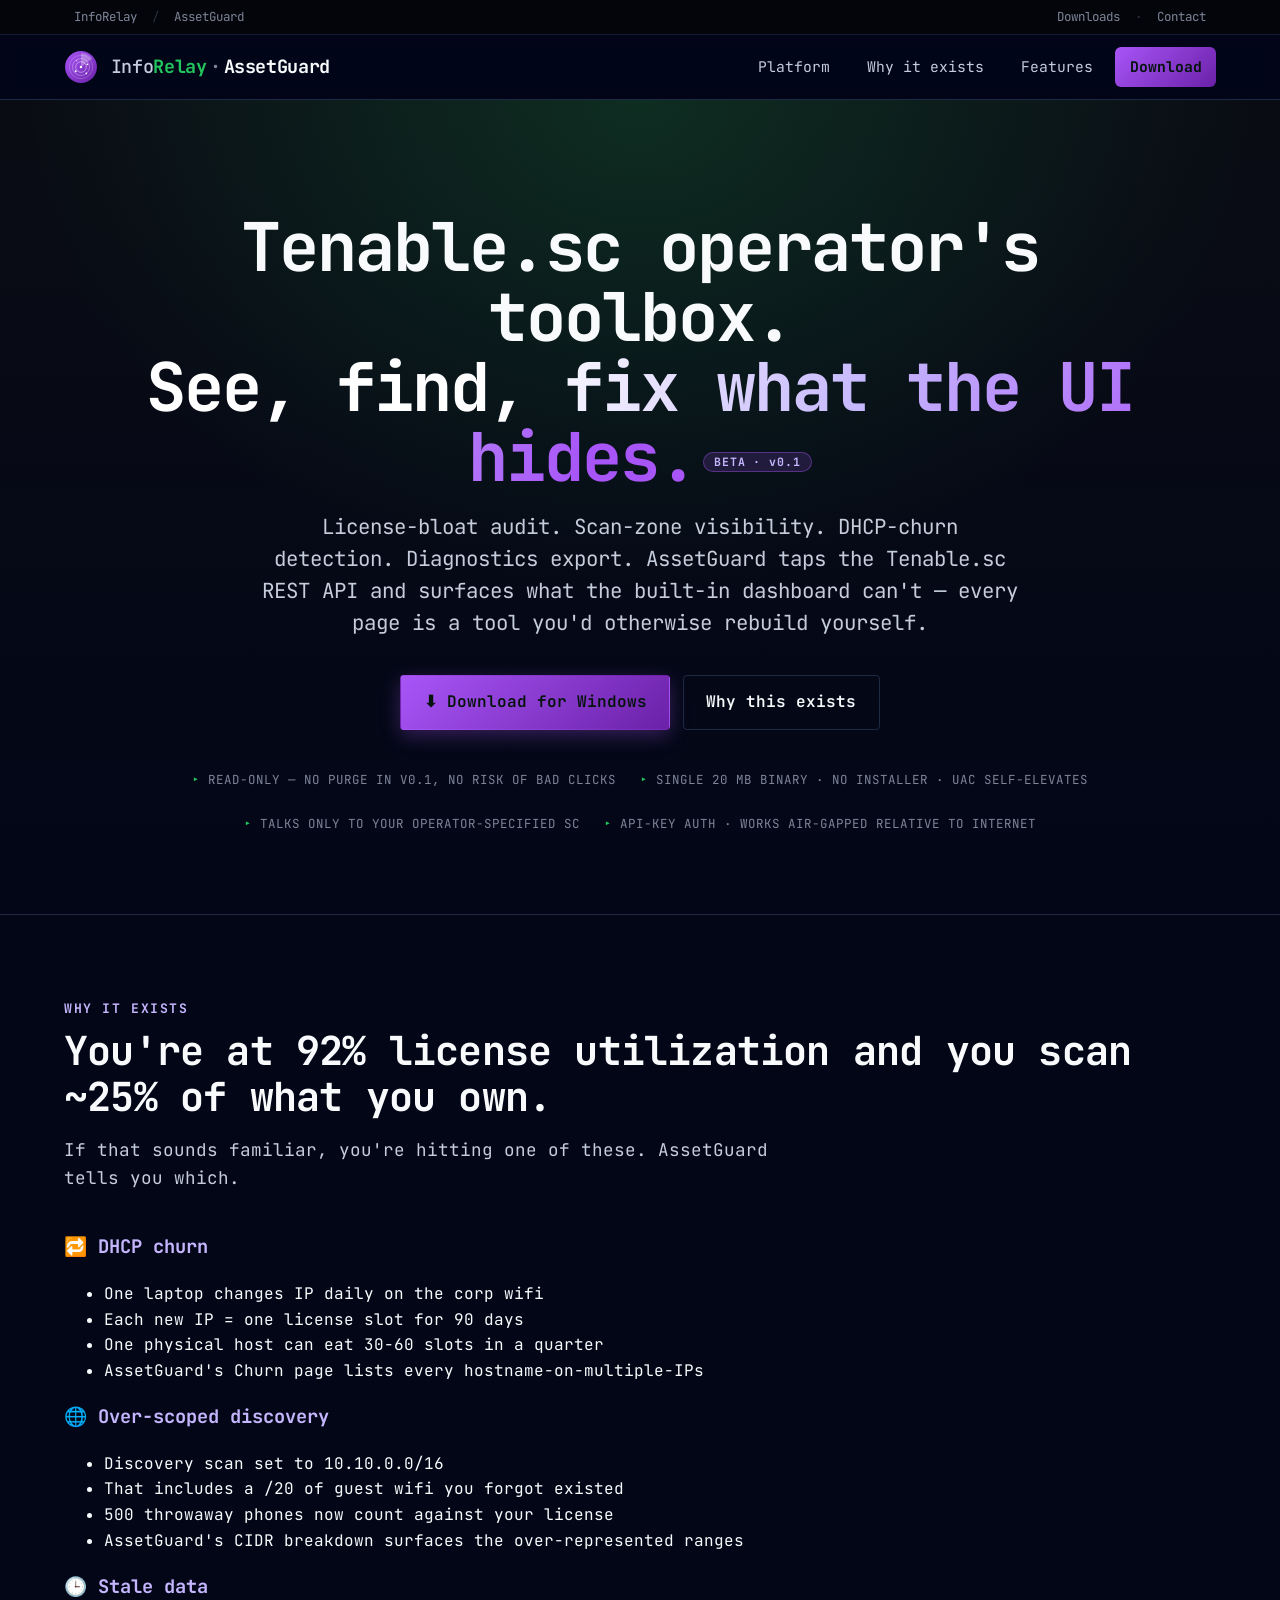
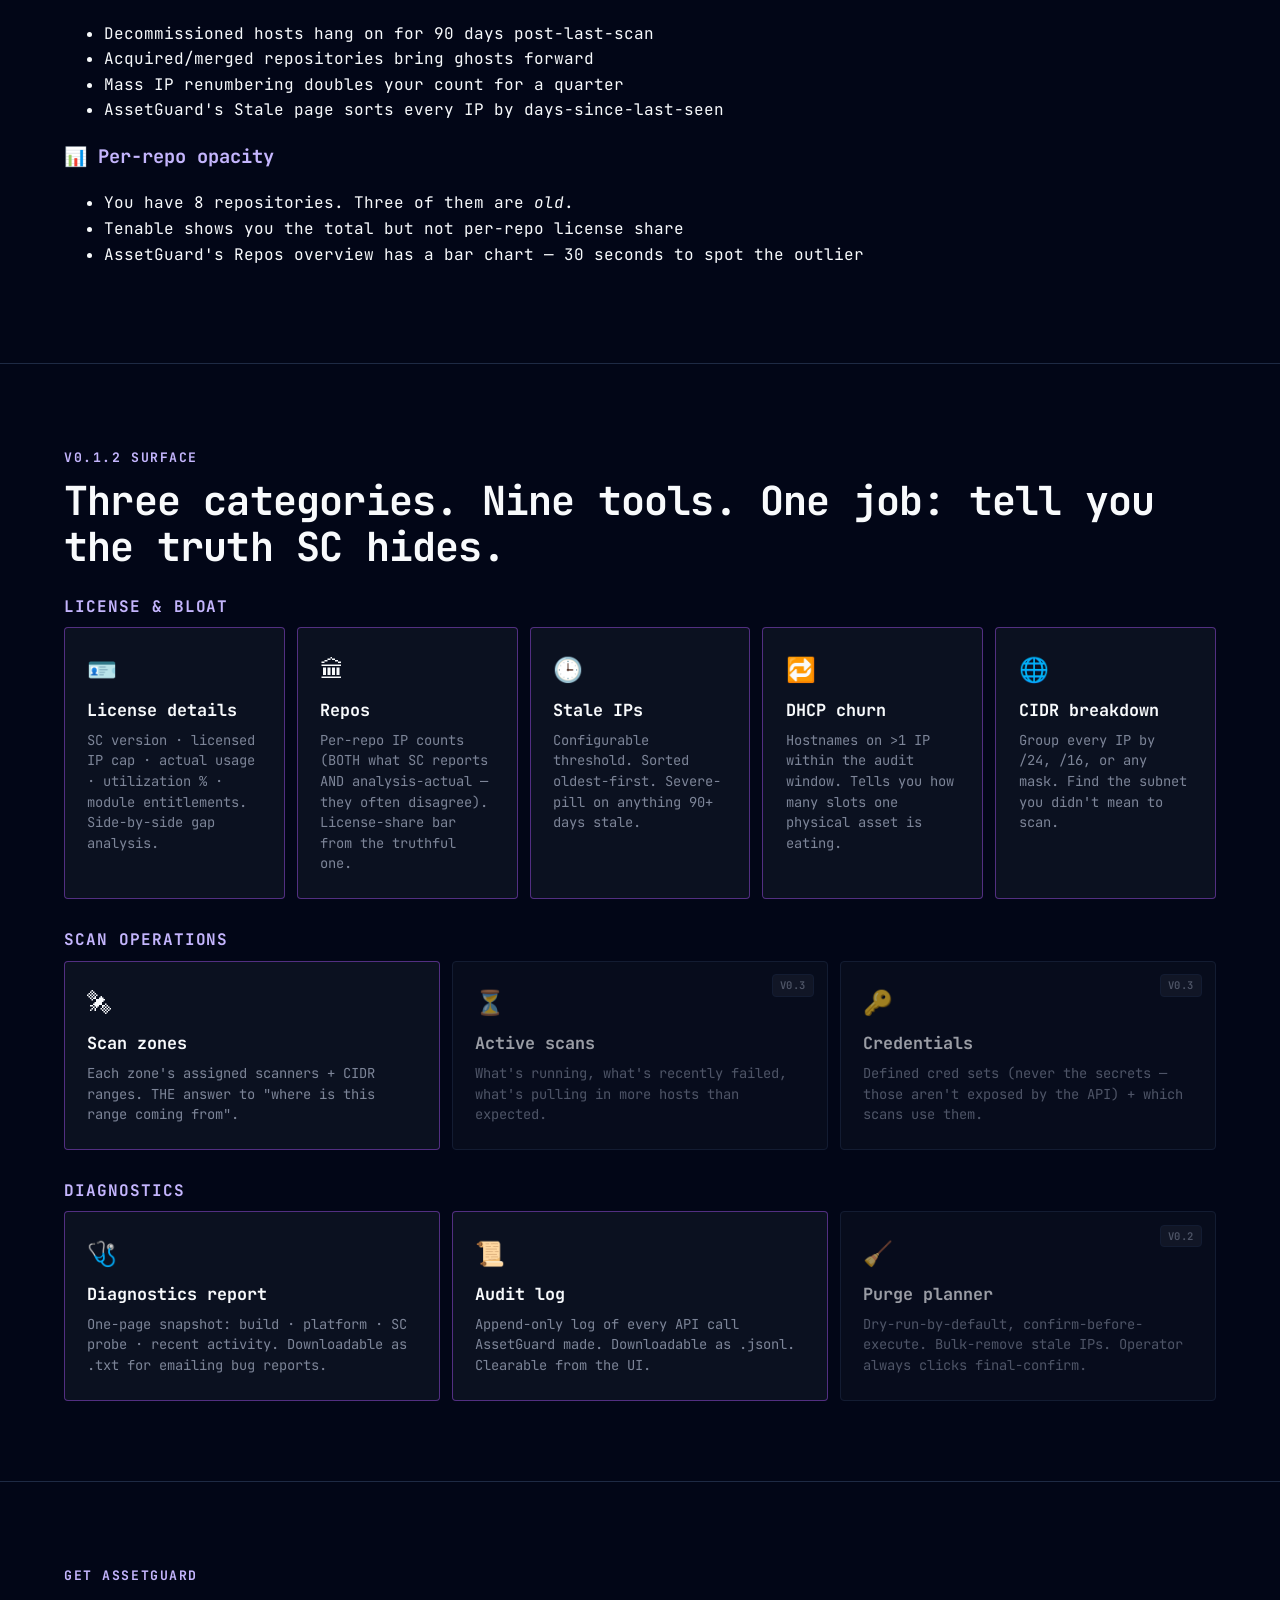
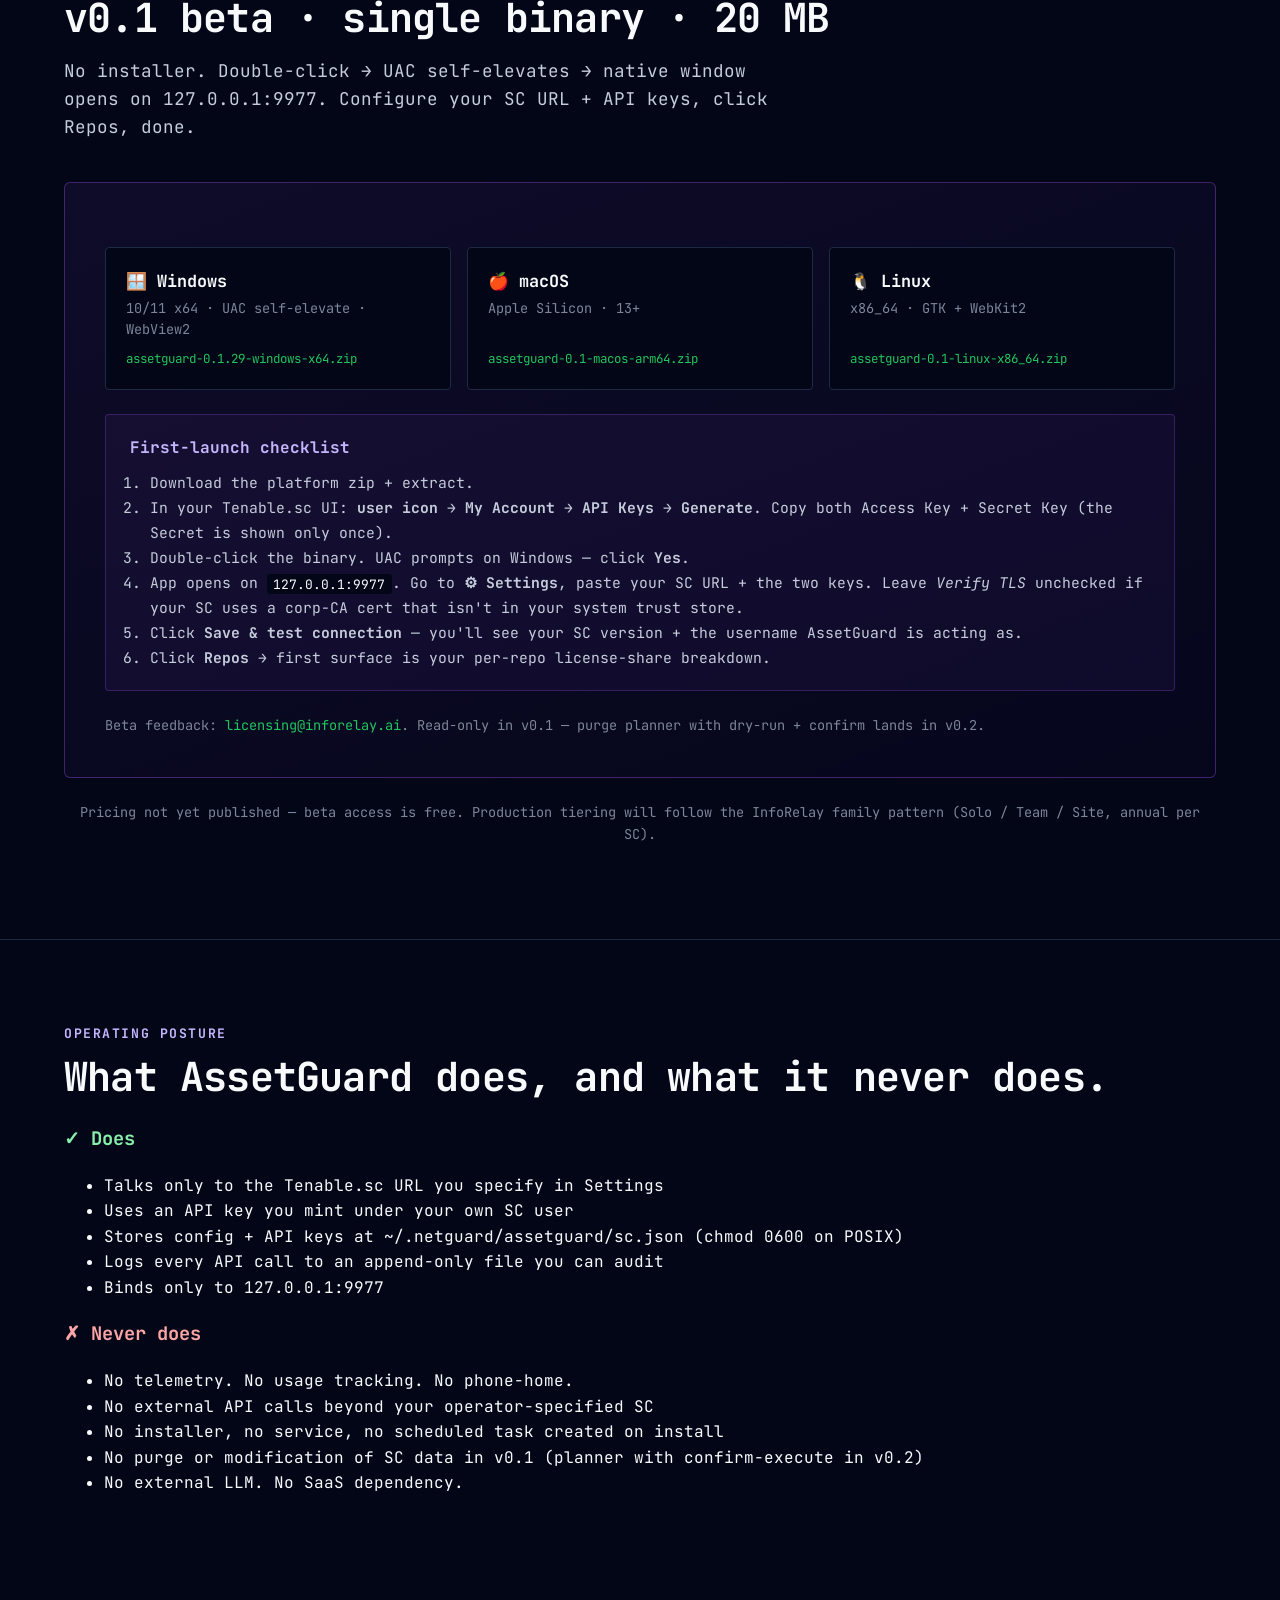
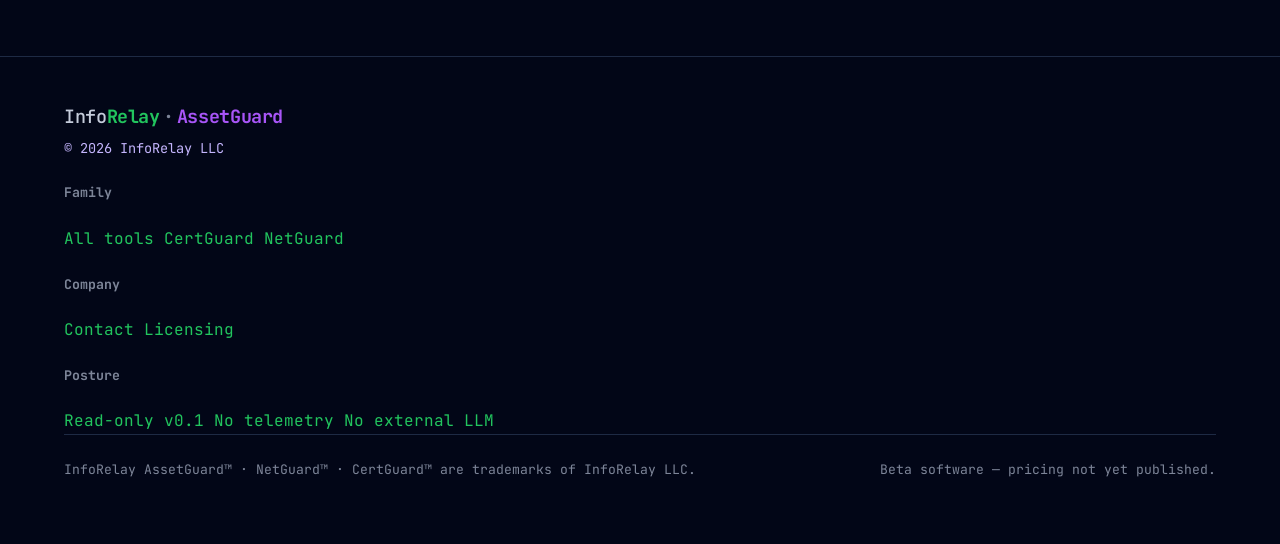
<file: assetguard/index.html>
<!doctype html>
<html lang="en">
<head>
<meta charset="utf-8">
<meta name="viewport" content="width=device-width, initial-scale=1">
<title>InfoRelay AssetGuard — Tenable.sc operator's toolbox</title>
<meta name="description" content="See, find, and fix what Tenable.sc's dashboard hides. License-bloat audit · scan-zone visibility · DHCP-churn detection · diagnostics. Single offline binary, no installer, no telemetry.">
<link rel="icon" href="/assetguard/favicon.png" type="image/png">
<link rel="stylesheet" href="https://fonts.googleapis.com/css2?family=JetBrains+Mono:wght@400;500;600;700;800&display=swap">
<link rel="stylesheet" href="/assets/styles.css">
<style>
  /* AssetGuard purple-accent overrides — same brand spine as NetGuard,
     purple to distinguish the SC/asset visibility tool visually. */
  :root {
    --ag-accent: #a855f7;
    --ag-accent-soft: #c4b5fd;
    --ag-accent-dark: #6b21a8;
  }
  .hero-x.ag h1 .grad { background: linear-gradient(110deg, #fff 30%, #c4b5fd 60%, #a855f7 90%); background-clip: text; -webkit-background-clip: text; color: transparent; }
  .ag .btn-primary { background: linear-gradient(135deg, #a855f7 0%, #6b21a8 100%); box-shadow: 0 6px 20px rgba(168,85,247,0.3); }
  .ag .btn-primary:hover { box-shadow: 0 10px 28px rgba(168,85,247,0.45); }
  .platform-tile.ag-pri { border-color: rgba(168,85,247,0.45); }
  .ag .stat-cell .num { background: linear-gradient(135deg, #fff 0%, #c4b5fd 100%); background-clip: text; -webkit-background-clip: text; color: transparent; }
  .ag .uc-card .fix { background: rgba(168,85,247,0.10); border-left-color: #a855f7; }
  .ag .uc-card .fix strong { color: #c4b5fd; }
  .beta-pill { display: inline-block; background: rgba(168,85,247,0.16); color: #c4b5fd; border: 1px solid rgba(168,85,247,0.4); padding: 0.2rem 0.6rem; border-radius: 999px; font-size: 0.72rem; font-weight: 700; letter-spacing: 0.08em; margin-left: 0.6em; vertical-align: middle; }
</style>
  <link rel="canonical" href="https://netguardir.com/assetguard/" />
</head>
<body class="ag">

<!-- ── Utility top bar ─────────────────────────────────────────────── -->
<div class="utilbar">
  <div class="wrap">
    <div class="util-left">
      <a href="/">InfoRelay</a><span class="sep">/</span>
      <a href="/assetguard/">AssetGuard</a>
    </div>
    <div class="util-right">
      <a href="#download">Downloads</a>
      <span class="sep">·</span>
      <a href="mailto:licensing@inforelay.ai">Contact</a>
    </div>
  </div>
</div>

<!-- ── Main nav ────────────────────────────────────────────────────── -->
<header class="site">
  <div class="wrap">
    <a href="/" class="brand">
      <span class="brand-mark">
        <svg viewBox="0 0 64 64" aria-hidden="true">
          <defs><linearGradient id="ng-ag-grad" x1="0%" y1="0%" x2="100%" y2="100%"><stop offset="0%" stop-color="#a855f7"/><stop offset="100%" stop-color="#6b21a8"/></linearGradient></defs>
          <circle cx="32" cy="32" r="30" fill="url(#ng-ag-grad)"/>
          <circle cx="32" cy="32" r="22" fill="none" stroke="#fff" stroke-width="1.2" opacity="0.32"/>
          <circle cx="32" cy="32" r="16" fill="none" stroke="#fff" stroke-width="1.2" opacity="0.5"/>
          <circle cx="32" cy="32" r="10" fill="none" stroke="#fff" stroke-width="1.2" opacity="0.7"/>
          <path d="M 32 32 L 53 16 A 26 26 0 0 0 32 6 Z" fill="#fff" opacity="0.30"/>
          <circle cx="32" cy="32" r="2.4" fill="#fff"/>
          <circle cx="44" cy="27" r="1.7" fill="#fff"/>
          <circle cx="22" cy="40" r="1.7" fill="#fff"/>
          <circle cx="42" cy="44" r="1.6" fill="#fff"/>
          <circle cx="24" cy="20" r="1.4" fill="#fff" opacity="0.7"/>
        </svg>
      </span>
      <span class="brand-word">
        <span class="info">Info</span><span class="relay">Relay</span><span class="dot">·</span>AssetGuard
      </span>
    </a>
    <nav class="primary">
      <a href="/#products">Platform</a>
      <a href="#problem">Why it exists</a>
      <a href="#features">Features</a>
      <a href="#download" class="cta" style="background:linear-gradient(135deg,#a855f7,#6b21a8);">Download</a>
    </nav>
  </div>
</header>

<!-- ── Hero ────────────────────────────────────────────────────────── -->
<section class="hero-x ag">
  <div class="wrap">
    <h1>Tenable.sc operator's toolbox.<br><span class="grad">See, find, fix what the UI hides.</span><span class="beta-pill">BETA · v0.1</span></h1>
    <p class="subhead">
      License-bloat audit. Scan-zone visibility. DHCP-churn detection.
      Diagnostics export. AssetGuard taps the Tenable.sc REST API and
      surfaces what the built-in dashboard can't — every page is a
      tool you'd otherwise rebuild yourself.
    </p>
    <div class="cta-row">
      <a href="#download" class="btn btn-primary">⬇ Download for Windows</a>
      <a href="#problem" class="btn btn-ghost">Why this exists</a>
    </div>
    <div class="badges">
      <span>Read-only — no purge in v0.1, no risk of bad clicks</span>
      <span>Single 20 MB binary · no installer · UAC self-elevates</span>
      <span>Talks only to your operator-specified SC</span>
      <span>API-key auth · works air-gapped relative to internet</span>
    </div>
  </div>
</section>

<!-- ── Why this exists ─────────────────────────────────────────────── -->
<section class="s" id="problem">
  <div class="wrap">
    <span class="kicker" style="color:var(--ag-accent-soft);">Why it exists</span>
    <h2>You're at 92% license utilization and you scan ~25% of what you own.</h2>
    <p class="lede">If that sounds familiar, you're hitting one of these. AssetGuard tells you which.</p>

    <div class="check-cols" style="margin-top:1.5rem;">
      <div>
        <h3 style="color:var(--ag-accent-soft);">🔁 DHCP churn</h3>
        <ul>
          <li>One laptop changes IP daily on the corp wifi</li>
          <li>Each new IP = one license slot for 90 days</li>
          <li>One physical host can eat 30-60 slots in a quarter</li>
          <li>AssetGuard's Churn page lists every hostname-on-multiple-IPs</li>
        </ul>
      </div>
      <div>
        <h3 style="color:var(--ag-accent-soft);">🌐 Over-scoped discovery</h3>
        <ul>
          <li>Discovery scan set to <code>10.10.0.0/16</code></li>
          <li>That includes a <code>/20</code> of guest wifi you forgot existed</li>
          <li>500 throwaway phones now count against your license</li>
          <li>AssetGuard's CIDR breakdown surfaces the over-represented ranges</li>
        </ul>
      </div>
      <div>
        <h3 style="color:var(--ag-accent-soft);">🕒 Stale data</h3>
        <ul>
          <li>Decommissioned hosts hang on for 90 days post-last-scan</li>
          <li>Acquired/merged repositories bring ghosts forward</li>
          <li>Mass IP renumbering doubles your count for a quarter</li>
          <li>AssetGuard's Stale page sorts every IP by days-since-last-seen</li>
        </ul>
      </div>
      <div>
        <h3 style="color:var(--ag-accent-soft);">📊 Per-repo opacity</h3>
        <ul>
          <li>You have 8 repositories. Three of them are <em>old</em>.</li>
          <li>Tenable shows you the total but not per-repo license share</li>
          <li>AssetGuard's Repos overview has a bar chart — 30 seconds to spot the outlier</li>
        </ul>
      </div>
    </div>
  </div>
</section>

<!-- ── Features ────────────────────────────────────────────────────── -->
<section class="s alt" id="features">
  <div class="wrap">
    <span class="kicker" style="color:var(--ag-accent-soft);">v0.1.2 surface</span>
    <h2>Three categories. Nine tools. One job: tell you the truth SC hides.</h2>

    <h3 style="font-family:var(--font-display);font-size:1rem;margin:1.5rem 0 0.5rem;color:var(--ag-accent-soft);letter-spacing:0.06em;text-transform:uppercase;">License &amp; bloat</h3>
    <div class="platform-grid">
      <div class="platform-tile ag-pri">
        <span class="icon">🪪</span>
        <h3>License details</h3>
        <p>SC version · licensed IP cap · actual usage · utilization % · module entitlements. Side-by-side gap analysis.</p>
      </div>
      <div class="platform-tile ag-pri">
        <span class="icon">🏛</span>
        <h3>Repos</h3>
        <p>Per-repo IP counts (BOTH what SC reports AND analysis-actual — they often disagree). License-share bar from the truthful one.</p>
      </div>
      <div class="platform-tile ag-pri">
        <span class="icon">🕒</span>
        <h3>Stale IPs</h3>
        <p>Configurable threshold. Sorted oldest-first. Severe-pill on anything 90+ days stale.</p>
      </div>
      <div class="platform-tile ag-pri">
        <span class="icon">🔁</span>
        <h3>DHCP churn</h3>
        <p>Hostnames on &gt;1 IP within the audit window. Tells you how many slots one physical asset is eating.</p>
      </div>
      <div class="platform-tile ag-pri">
        <span class="icon">🌐</span>
        <h3>CIDR breakdown</h3>
        <p>Group every IP by /24, /16, or any mask. Find the subnet you didn't mean to scan.</p>
      </div>
    </div>

    <h3 style="font-family:var(--font-display);font-size:1rem;margin:1.75rem 0 0.5rem;color:var(--ag-accent-soft);letter-spacing:0.06em;text-transform:uppercase;">Scan operations</h3>
    <div class="platform-grid">
      <div class="platform-tile ag-pri">
        <span class="icon">🛰</span>
        <h3>Scan zones</h3>
        <p>Each zone's assigned scanners + CIDR ranges. THE answer to "where is this range coming from".</p>
      </div>
      <div class="platform-tile coming">
        <span class="tag-soon">v0.3</span>
        <span class="icon">⏳</span>
        <h3>Active scans</h3>
        <p>What's running, what's recently failed, what's pulling in more hosts than expected.</p>
      </div>
      <div class="platform-tile coming">
        <span class="tag-soon">v0.3</span>
        <span class="icon">🔑</span>
        <h3>Credentials</h3>
        <p>Defined cred sets (never the secrets — those aren't exposed by the API) + which scans use them.</p>
      </div>
    </div>

    <h3 style="font-family:var(--font-display);font-size:1rem;margin:1.75rem 0 0.5rem;color:var(--ag-accent-soft);letter-spacing:0.06em;text-transform:uppercase;">Diagnostics</h3>
    <div class="platform-grid">
      <div class="platform-tile ag-pri">
        <span class="icon">🩺</span>
        <h3>Diagnostics report</h3>
        <p>One-page snapshot: build · platform · SC probe · recent activity. Downloadable as .txt for emailing bug reports.</p>
      </div>
      <div class="platform-tile ag-pri">
        <span class="icon">📜</span>
        <h3>Audit log</h3>
        <p>Append-only log of every API call AssetGuard made. Downloadable as .jsonl. Clearable from the UI.</p>
      </div>
      <div class="platform-tile coming">
        <span class="tag-soon">v0.2</span>
        <span class="icon">🧹</span>
        <h3>Purge planner</h3>
        <p>Dry-run-by-default, confirm-before-execute. Bulk-remove stale IPs. Operator always clicks final-confirm.</p>
      </div>
    </div>
  </div>
</section>

<!-- ── Beta downloads ──────────────────────────────────────────────── -->
<section class="s" id="download">
  <div class="wrap">
    <span class="kicker" style="color:var(--ag-accent-soft);">Get AssetGuard</span>
    <h2>v0.1 beta · single binary · 20 MB</h2>
    <p class="lede">No installer. Double-click → UAC self-elevates → native window opens on <code>127.0.0.1:9977</code>. Configure your SC URL + API keys, click Repos, done.</p>

    <div class="download-card" style="border-color:rgba(168,85,247,0.35);background:linear-gradient(160deg, rgba(168,85,247,0.08) 0%, rgba(107,33,168,0.04) 100%);">
      <div class="download-grid">
        <a href="https://downloads.netguardir.com/assetguard/assetguard-0.1.29-windows-x64.zip" class="download-tile">
          <div class="os">🪟 Windows</div>
          <div class="desc">10/11 x64 · UAC self-elevate · WebView2</div>
          <div class="filename">assetguard-0.1.29-windows-x64.zip</div>
        </a>
        <a href="https://downloads.netguardir.com/assetguard/assetguard-0.1-macos-arm64.zip" class="download-tile">
          <div class="os">🍎 macOS</div>
          <div class="desc">Apple Silicon · 13+</div>
          <div class="filename">assetguard-0.1-macos-arm64.zip</div>
        </a>
        <a href="https://downloads.netguardir.com/assetguard/assetguard-0.1-linux-x86_64.zip" class="download-tile">
          <div class="os">🐧 Linux</div>
          <div class="desc">x86_64 · GTK + WebKit2</div>
          <div class="filename">assetguard-0.1-linux-x86_64.zip</div>
        </a>
      </div>
      <div class="install-walkthrough" style="background:rgba(168,85,247,0.06);border-color:rgba(168,85,247,0.25);">
        <h3 style="color:var(--ag-accent-soft);">First-launch checklist</h3>
        <ol>
          <li>Download the platform zip + extract.</li>
          <li>In your Tenable.sc UI: <strong>user icon → My Account → API Keys → Generate</strong>. Copy both Access Key + Secret Key (the Secret is shown only once).</li>
          <li>Double-click the binary. UAC prompts on Windows — click <strong>Yes</strong>.</li>
          <li>App opens on <code>127.0.0.1:9977</code>. Go to <strong>⚙ Settings</strong>, paste your SC URL + the two keys. Leave <em>Verify TLS</em> unchecked if your SC uses a corp-CA cert that isn't in your system trust store.</li>
          <li>Click <strong>Save &amp; test connection</strong> — you'll see your SC version + the username AssetGuard is acting as.</li>
          <li>Click <strong>Repos</strong> → first surface is your per-repo license-share breakdown.</li>
        </ol>
      </div>
      <div class="download-meta">
        Beta feedback: <a href="mailto:licensing@inforelay.ai?subject=AssetGuard%20beta%20feedback">licensing@inforelay.ai</a>.
        Read-only in v0.1 — purge planner with dry-run + confirm lands in v0.2.
      </div>
    </div>

    <p style="margin-top:1.5rem;text-align:center;color:var(--muted);font-size:0.85rem;">
      Pricing not yet published — beta access is free. Production tiering will follow the InfoRelay family pattern (Solo / Team / Site, annual per SC).
    </p>
  </div>
</section>

<!-- ── Posture ─────────────────────────────────────────────────────── -->
<section class="s alt">
  <div class="wrap">
    <span class="kicker" style="color:var(--ag-accent-soft);">Operating posture</span>
    <h2>What AssetGuard does, and what it never does.</h2>
    <div class="check-cols" style="margin-top:1.5rem;">
      <div>
        <h3 style="color:#86efac;">✓ Does</h3>
        <ul>
          <li>Talks only to the Tenable.sc URL you specify in Settings</li>
          <li>Uses an API key you mint under your own SC user</li>
          <li>Stores config + API keys at <code>~/.netguard/assetguard/sc.json</code> (chmod 0600 on POSIX)</li>
          <li>Logs every API call to an append-only file you can audit</li>
          <li>Binds only to <code>127.0.0.1:9977</code></li>
        </ul>
      </div>
      <div>
        <h3 style="color:#fca5a5;">✗ Never does</h3>
        <ul>
          <li>No telemetry. No usage tracking. No phone-home.</li>
          <li>No external API calls beyond your operator-specified SC</li>
          <li>No installer, no service, no scheduled task created on install</li>
          <li>No purge or modification of SC data in v0.1 (planner with confirm-execute in v0.2)</li>
          <li>No external LLM. No SaaS dependency.</li>
        </ul>
      </div>
    </div>
  </div>
</section>

<!-- ── Footer ──────────────────────────────────────────────────────── -->
<footer class="site">
  <div class="wrap">
    <div class="cols">
      <div>
        <a href="/" class="brand" style="text-decoration:none;">
          <span class="brand-word">
            <span class="info">Info</span><span class="relay">Relay</span><span class="dot">·</span><span style="color:var(--ag-accent);">AssetGuard</span>
          </span>
        </a>
        <p style="color:var(--ag-accent-soft); font-size:0.85rem; margin-top:0.5rem;">© 2026 InfoRelay LLC</p>
      </div>
      <div>
        <h5>Family</h5>
        <a href="/">All tools</a>
        <a href="/certguard/">CertGuard</a>
        <a href="/#products">NetGuard</a>
      </div>
      <div>
        <h5>Company</h5>
        <a href="mailto:hello@netguardir.com">Contact</a>
        <a href="mailto:licensing@inforelay.ai">Licensing</a>
      </div>
      <div>
        <h5>Posture</h5>
        <a>Read-only v0.1</a>
        <a>No telemetry</a>
        <a>No external LLM</a>
      </div>
    </div>
    <div class="bottom">
      <div>InfoRelay AssetGuard™ · NetGuard™ · CertGuard™ are trademarks of InfoRelay LLC.</div>
      <div>Beta software — pricing not yet published.</div>
    </div>
  </div>
</footer>

</body>
</html>
</file>
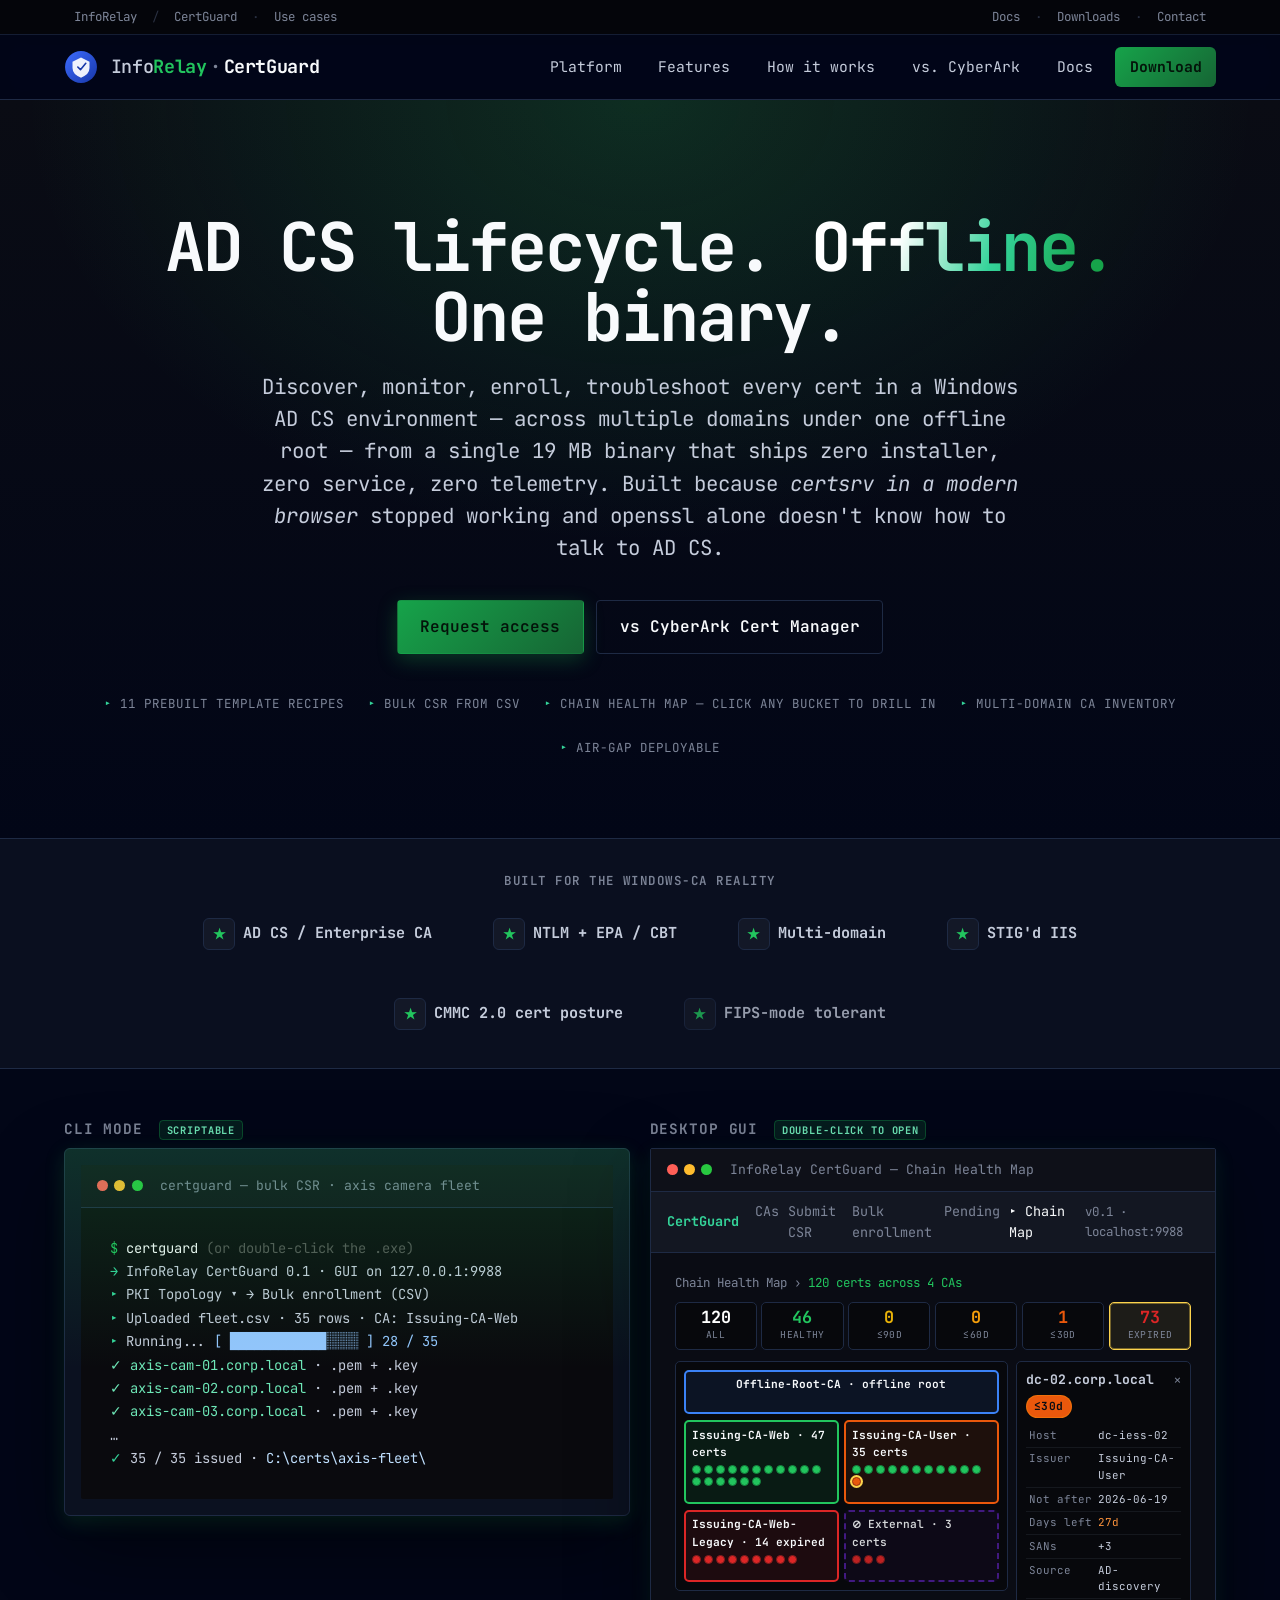
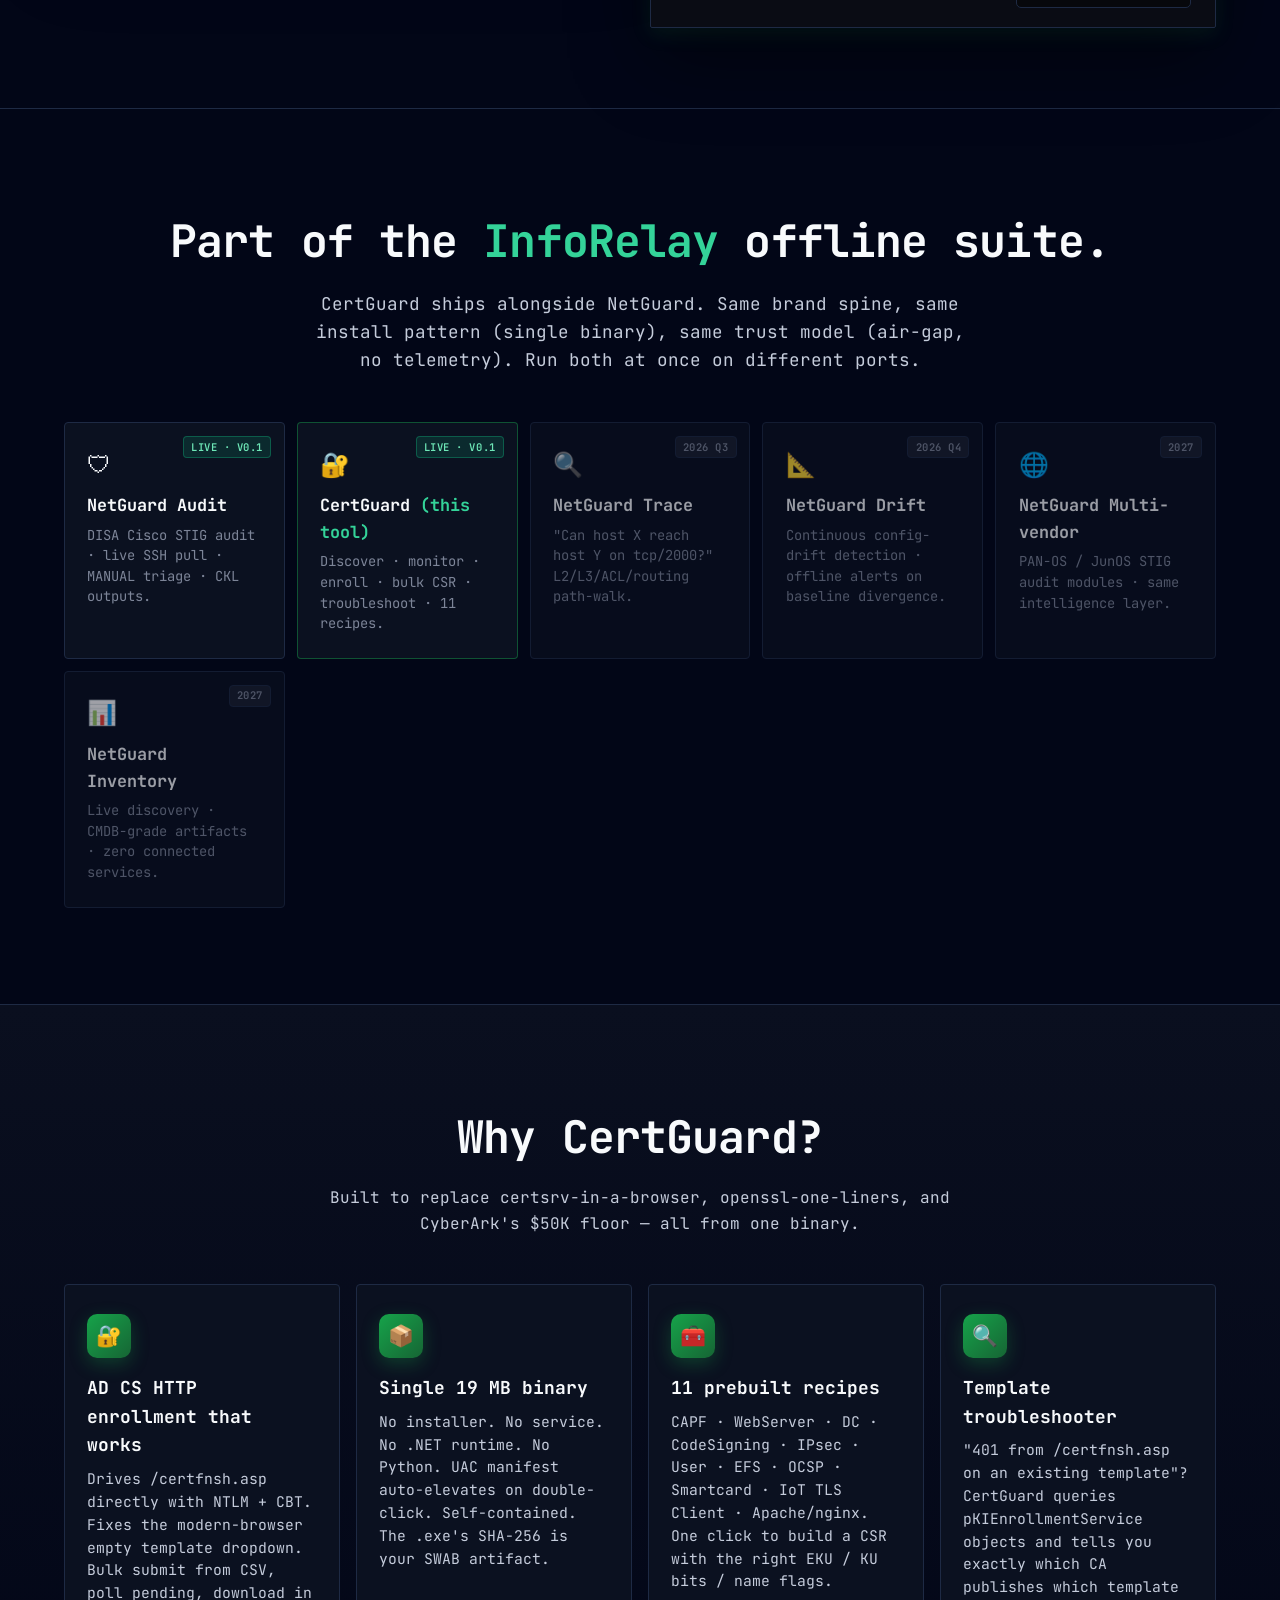
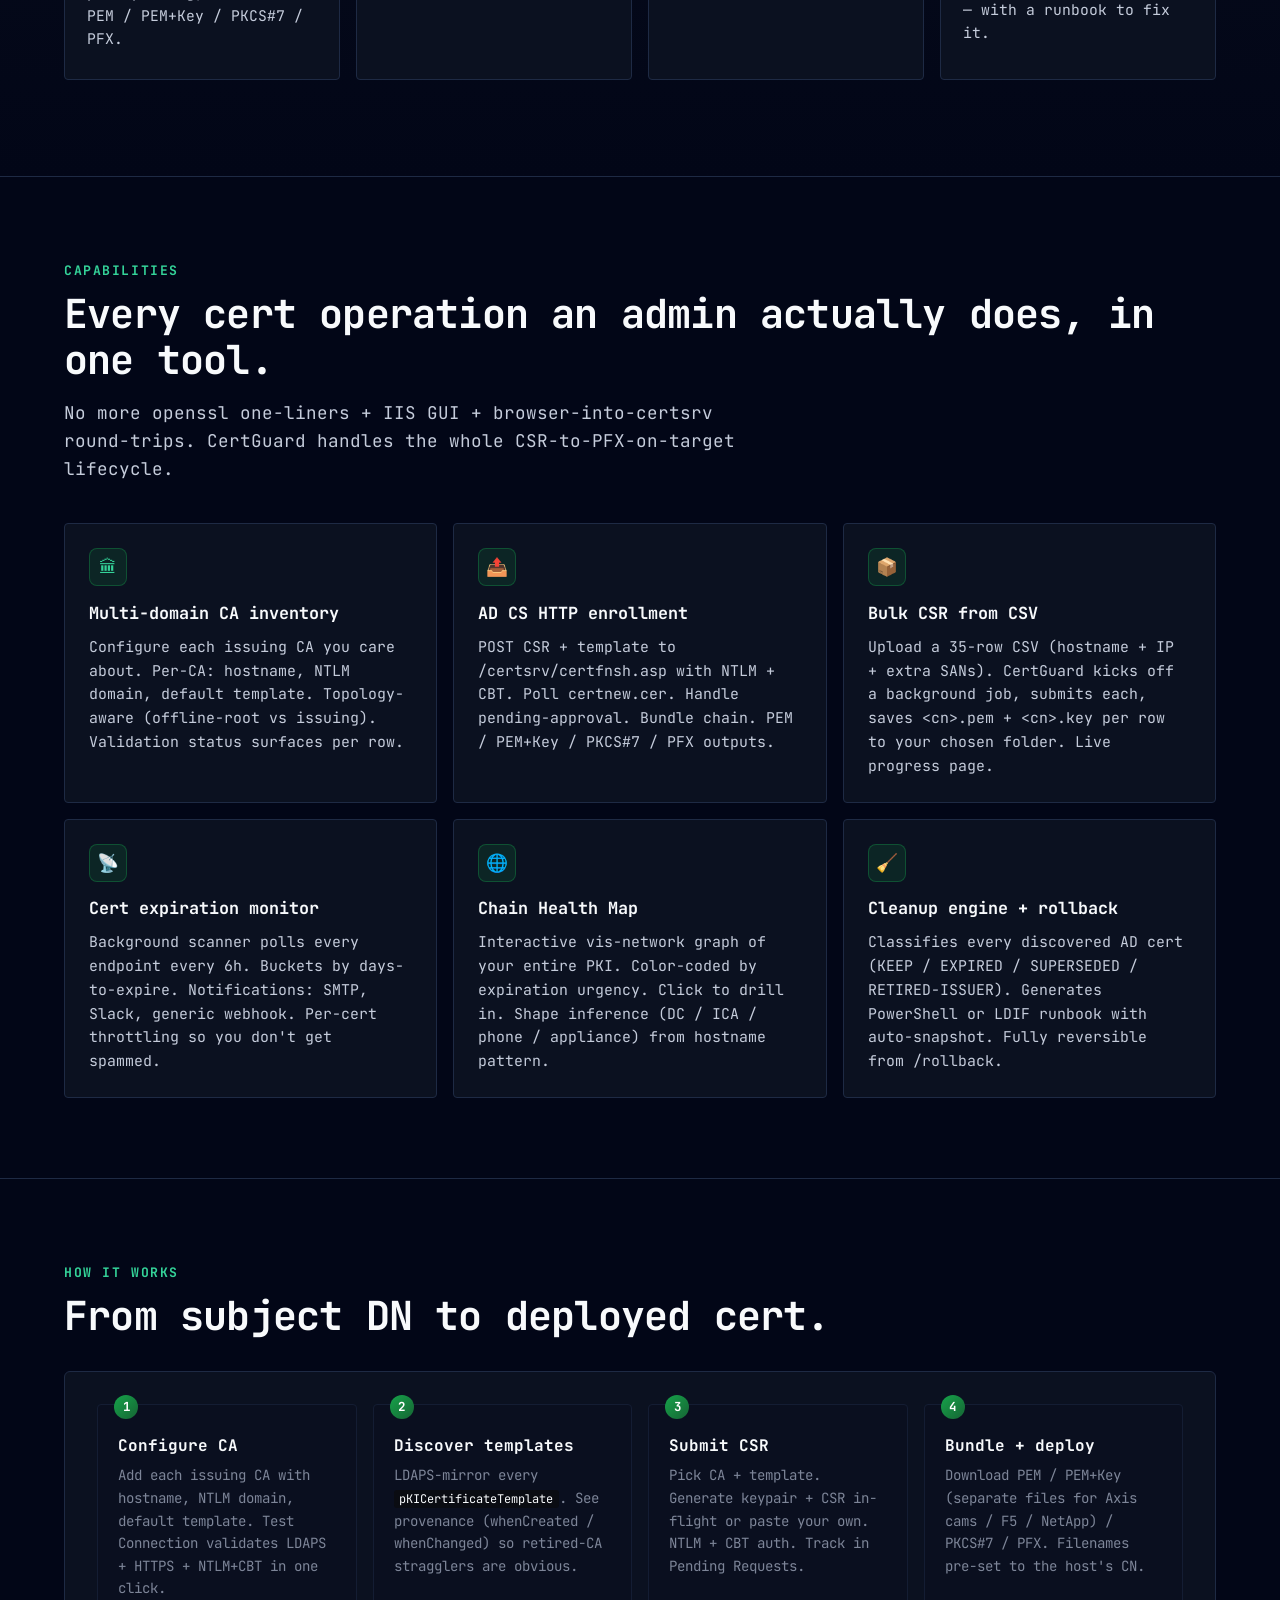
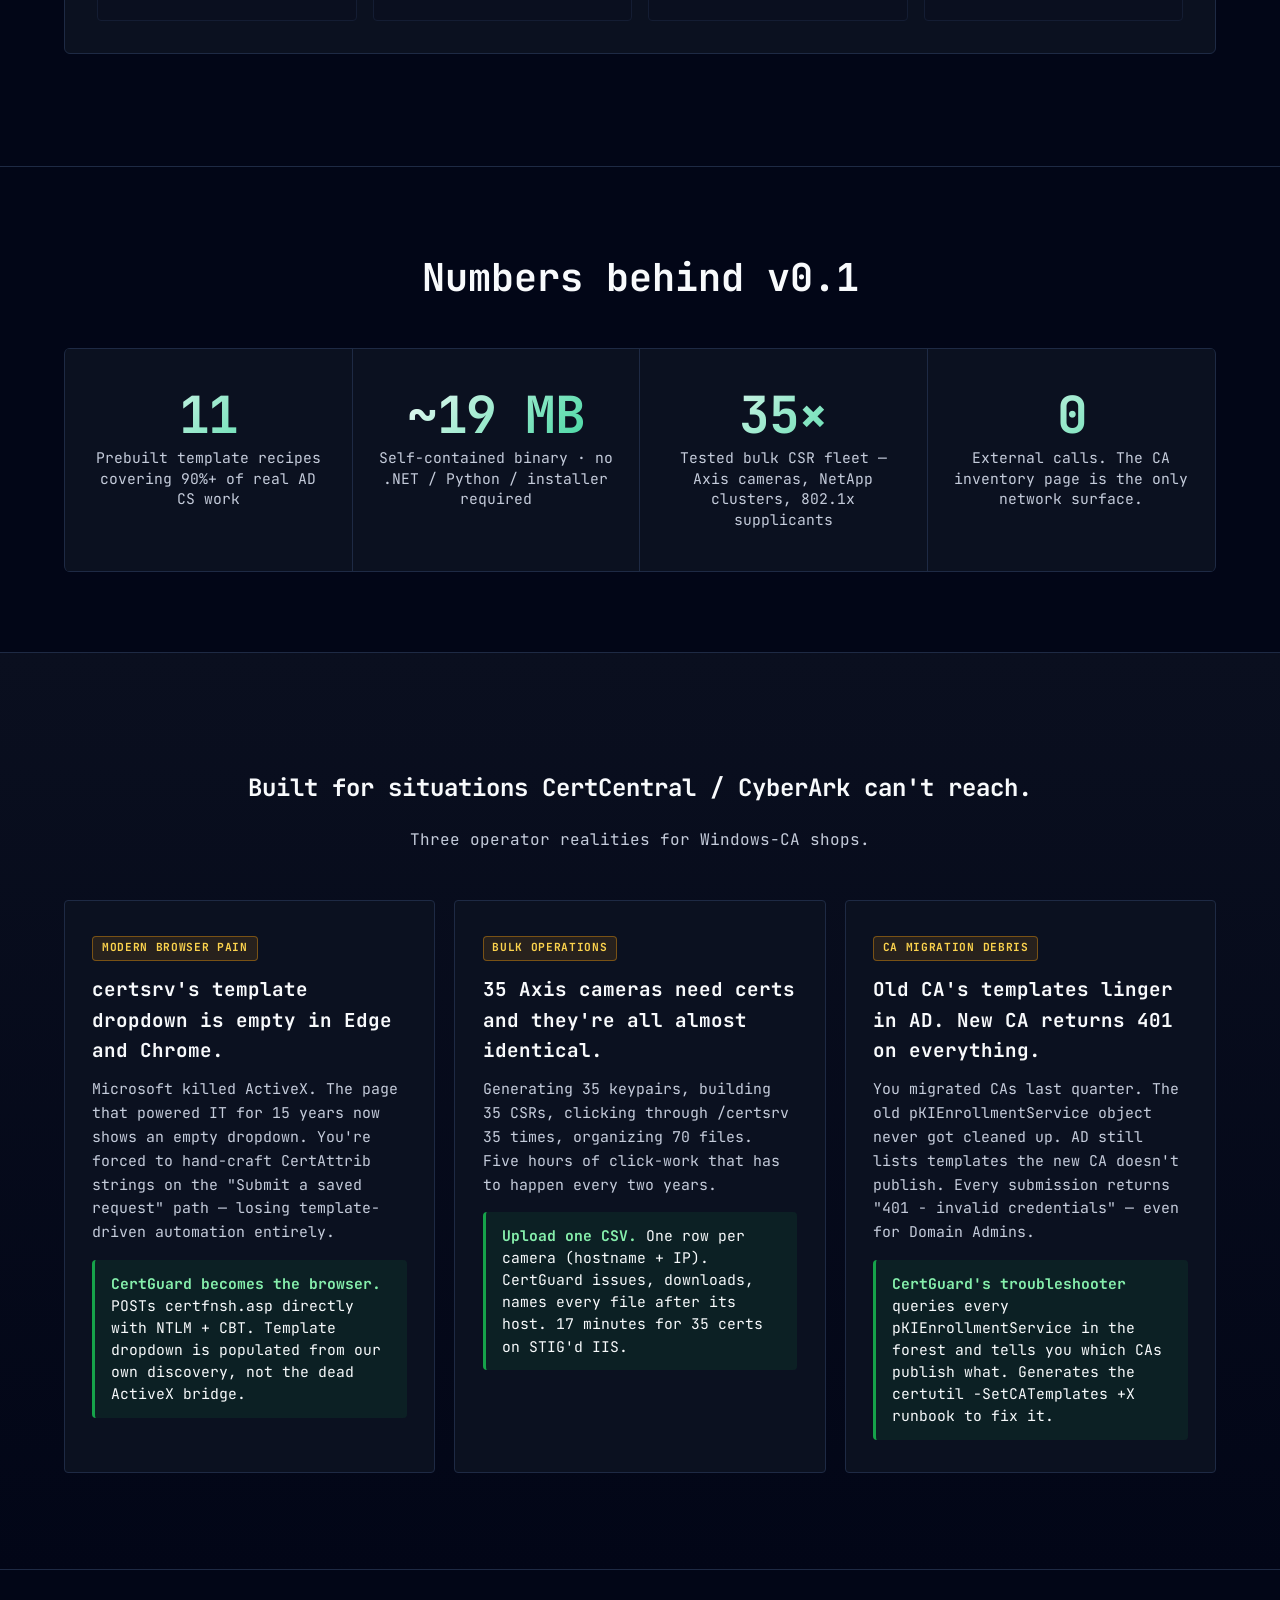
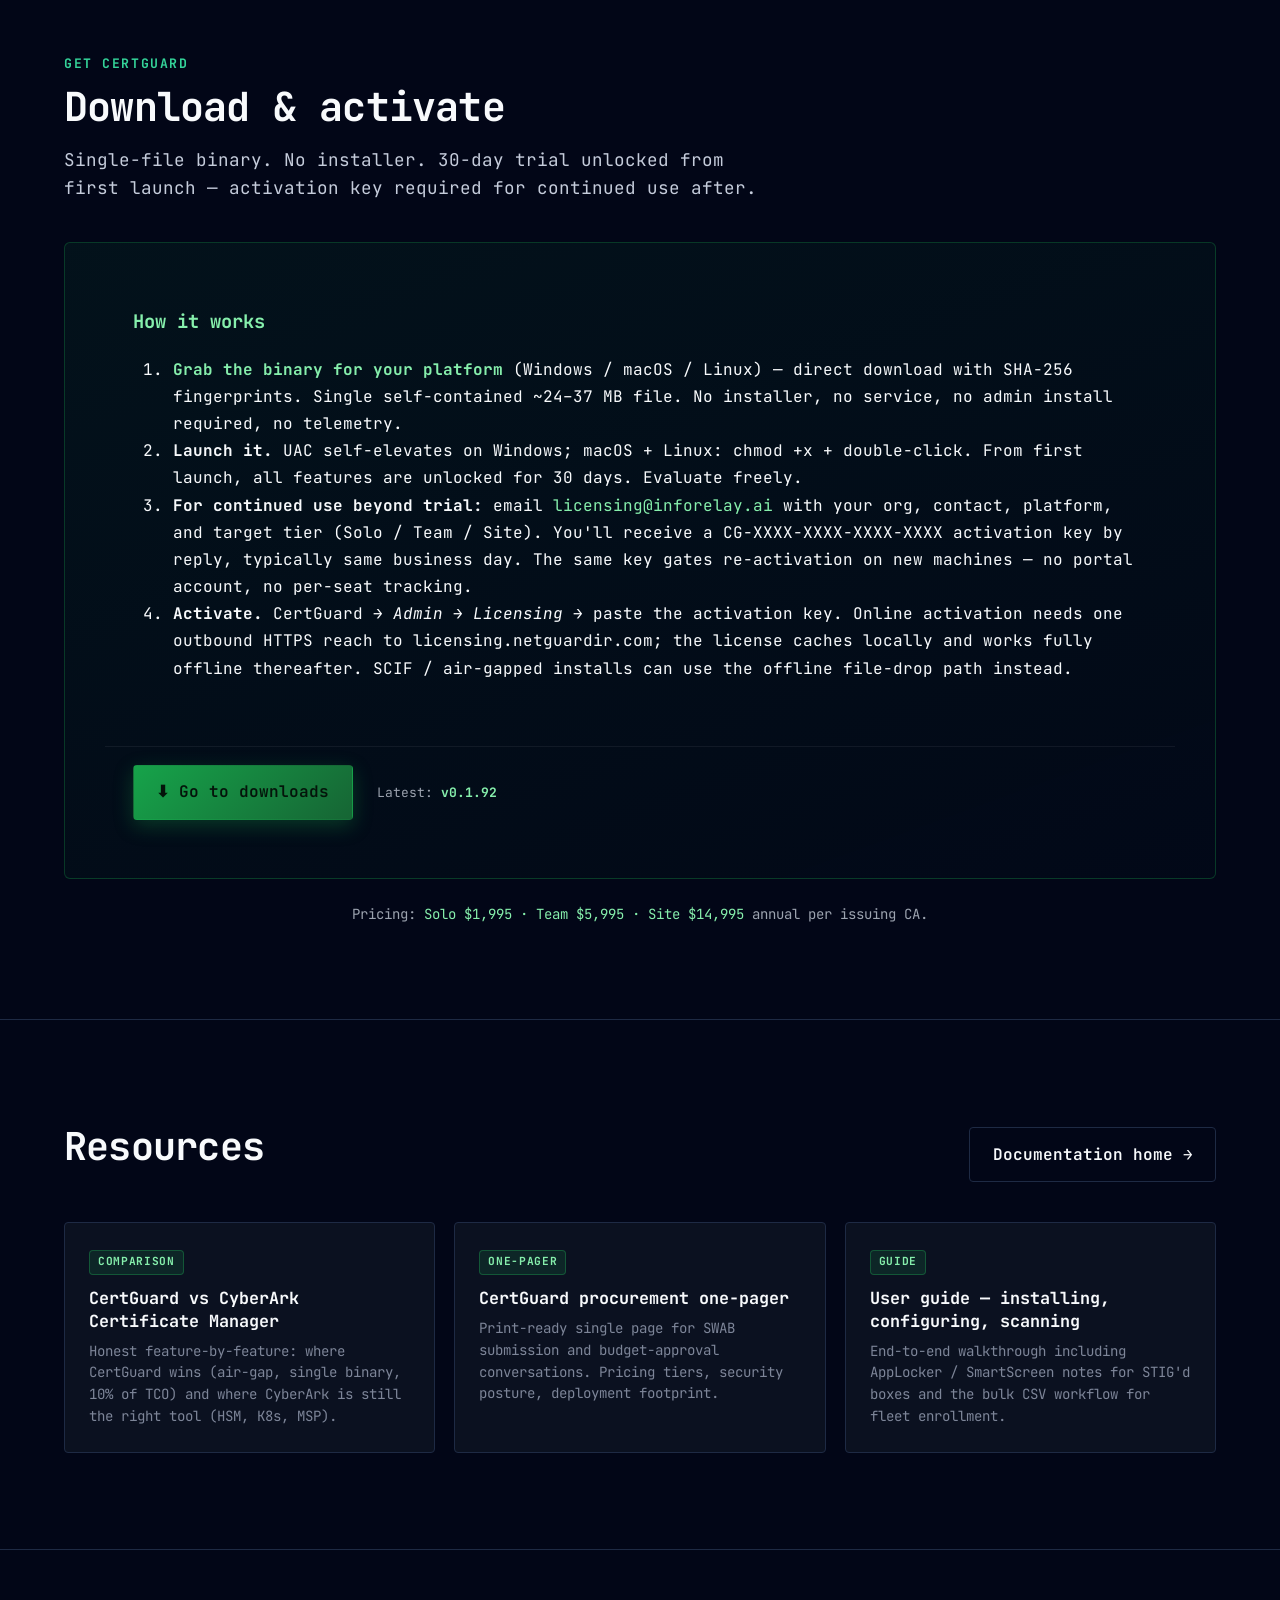
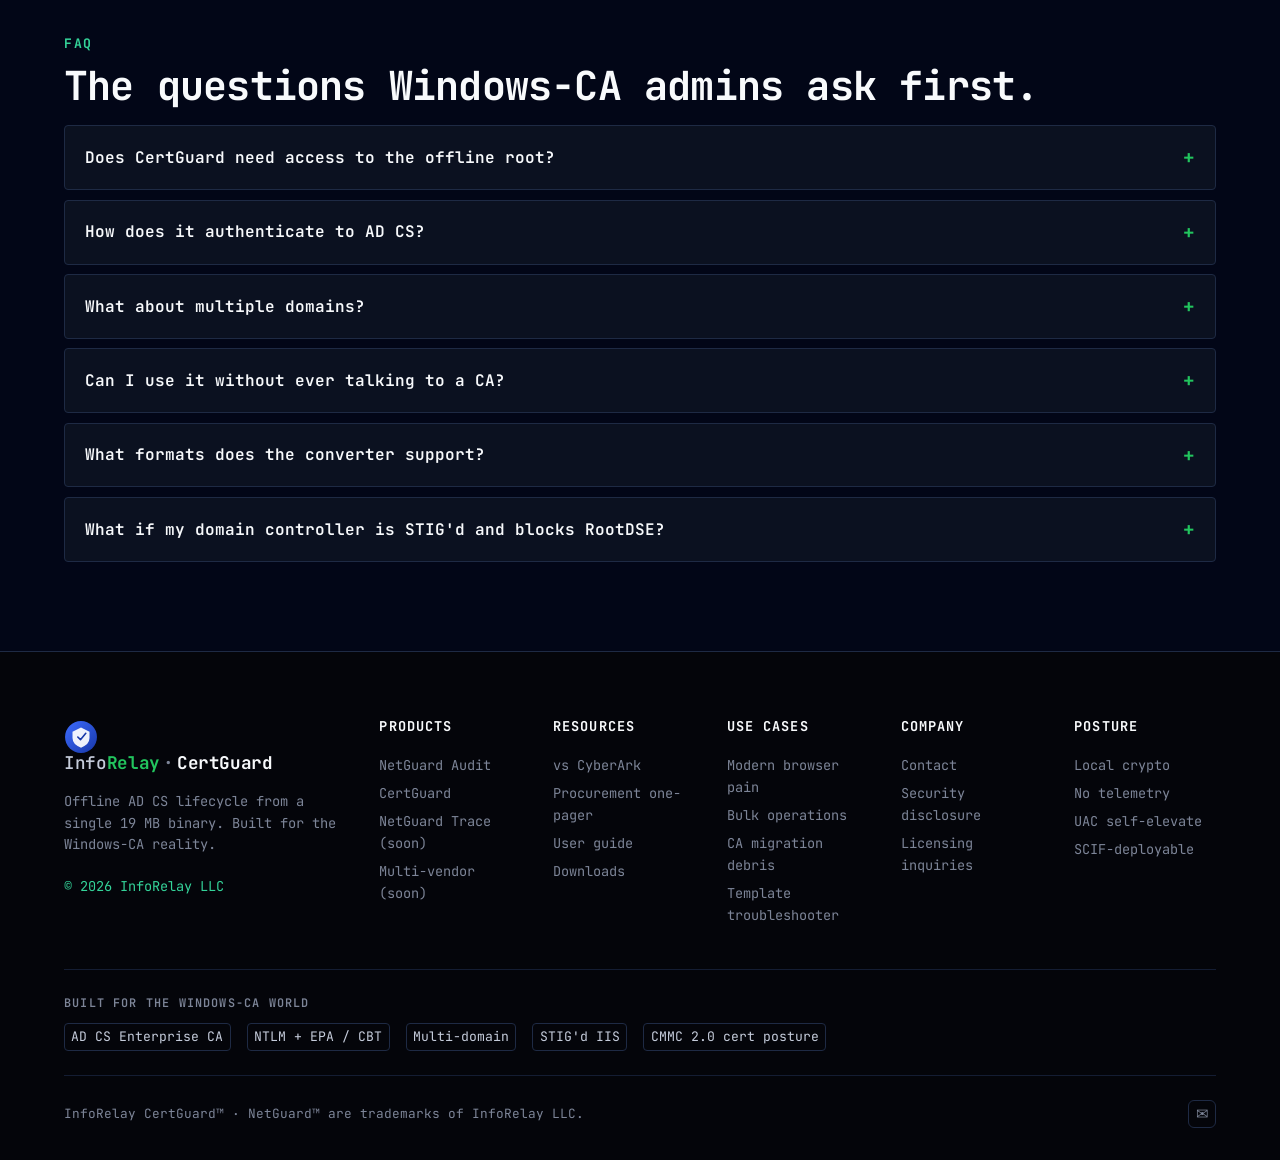
<file: certguard/index.html>
<!doctype html>
<html lang="en">
<head>
<meta charset="utf-8">
<meta name="viewport" content="width=device-width, initial-scale=1">
<title>InfoRelay CertGuard — AD CS lifecycle, offline-deployable</title>
<meta name="description" content="Discover · monitor · enroll · troubleshoot AD CS certificates from a single offline binary. Built for the Windows-CA reality. 11 prebuilt template recipes. Bulk CSR upload. Zero installer.">
<link rel="icon" href="/assets/logo.svg" type="image/svg+xml">
<link rel="stylesheet" href="https://fonts.googleapis.com/css2?family=JetBrains+Mono:wght@400;500;600;700;800&display=swap">
<link rel="stylesheet" href="/assets/styles.css">
<style>
  /* CertGuard green-accent overrides — same brand spine as NetGuard,
     green to distinguish the cert tool visually. */
  :root {
    --cg-accent: #16a34a;
    --cg-accent-soft: #34d399;
  }
  .hero-x.cg h1 .grad { background: linear-gradient(110deg, #fff 30%, #34d399 60%, #16a34a 90%); background-clip: text; -webkit-background-clip: text; color: transparent; }
  .hero-x.cg .badges span::before { color: var(--cg-accent-soft); }
  .cg .btn-primary { background: linear-gradient(135deg, #16a34a 0%, #166534 100%); box-shadow: 0 6px 20px rgba(22,163,74,0.3); }
  .cg .btn-primary:hover { box-shadow: 0 10px 28px rgba(22,163,74,0.45); }
  .platform-tile.cg-pri { border-color: rgba(22,163,74,0.45); }
  .why-card.cg .ic { background: linear-gradient(135deg, #16a34a, #166534); box-shadow: 0 6px 18px rgba(22,163,74,0.3); }
  .stage-body .acc   { color: #34d399; }
  .pki-tree { font-family: var(--font-mono); font-size: 0.88rem; color: var(--fg-soft); line-height: 1.7; background: var(--bg-soft); border: 1px solid var(--line); border-radius: 8px; padding: 1rem 1.25rem; margin: 0.75rem 0; }
  .pki-tree .root { color: #fcd34d; }
  .pki-tree .ica  { color: #34d399; }
  .cg .stat-cell .num { background: linear-gradient(135deg, #fff 0%, #34d399 100%); background-clip: text; -webkit-background-clip: text; color: transparent; }
  .cg .uc-card .fix { background: rgba(22,163,74,0.10); border-left-color: #16a34a; }
  .cg .uc-card .fix strong { color: #86efac; }
</style>
  <link rel="canonical" href="https://netguardir.com/certguard/" />
</head>
<body class="cg">

<!-- ── Utility top bar ─────────────────────────────────────────────── -->
<div class="utilbar">
  <div class="wrap">
    <div class="util-left">
      <a href="/">InfoRelay</a><span class="sep">/</span>
      <a href="/certguard/">CertGuard</a><span class="sep">·</span>
      <a href="#usecases">Use cases</a>
    </div>
    <div class="util-right">
      <a href="/docs/user-guide.html">Docs</a>
      <span class="sep">·</span>
      <a href="#download">Downloads</a>
      <span class="sep">·</span>
      <a href="mailto:hello@netguardir.com">Contact</a>
    </div>
  </div>
</div>

<!-- ── Main nav ────────────────────────────────────────────────────── -->
<header class="site">
  <div class="wrap">
    <a href="/" class="brand">
      <span class="brand-mark">
        <svg viewBox="0 0 64 64" aria-hidden="true">
          <defs><linearGradient id="ng-cg-grad" x1="0%" y1="0%" x2="100%" y2="100%"><stop offset="0%" stop-color="#3d6cff"/><stop offset="100%" stop-color="#1737a8"/></linearGradient></defs>
          <circle cx="32" cy="32" r="30" fill="url(#ng-cg-grad)"/>
          <path d="M 32 14 L 48 22 V 34 Q 48 46 32 52 Q 16 46 16 34 V 22 Z" fill="#fff" opacity="0.92"/>
          <path d="M 26 32 l 5 5 l 10 -12" fill="none" stroke="#1737a8" stroke-width="3" stroke-linecap="round" stroke-linejoin="round"/>
        </svg>
      </span>
      <span class="brand-word">
        <span class="info">Info</span><span class="relay">Relay</span><span class="dot">·</span>CertGuard
      </span>
    </a>
    <nav class="primary">
      <a href="/#products">Platform</a>
      <a href="#features">Features</a>
      <a href="#workflow">How it works</a>
      <a href="/certguard/vs-cyberark/">vs. CyberArk</a>
      <a href="/docs/user-guide.html">Docs</a>
      <a href="#download" class="cta" style="background:linear-gradient(135deg,#16a34a,#166534);">Download</a>
    </nav>
  </div>
</header>

<!-- ── Hero ────────────────────────────────────────────────────────── -->
<section class="hero-x cg">
  <div class="wrap">
    <h1>AD CS lifecycle. <span class="grad">Offline.</span> One binary.</h1>
    <p class="subhead">
      Discover, monitor, enroll, troubleshoot every cert in a Windows AD CS
      environment — across multiple domains under one offline root — from a
      single 19 MB binary that ships zero installer, zero service, zero
      telemetry. Built because <em>certsrv in a modern browser</em> stopped
      working and openssl alone doesn't know how to talk to AD CS.
    </p>
    <div class="cta-row">
      <a href="#download" class="btn btn-primary">Request access</a>
      <a href="/certguard/vs-cyberark/" class="btn btn-ghost">vs CyberArk Cert Manager</a>
    </div>
    <div class="badges">
      <span>11 prebuilt template recipes</span>
      <span>Bulk CSR from CSV</span>
      <span>Chain Health Map — click any bucket to drill in</span>
      <span>Multi-domain CA inventory</span>
      <span>Air-gap deployable</span>
    </div>
  </div>
</section>

<!-- ── Trust strip ─────────────────────────────────────────────────── -->
<div class="trust-strip">
  <div class="wrap">
    <div class="label">Built for the Windows-CA reality</div>
    <div class="row">
      <div class="badge"><span class="mark">★</span>AD CS / Enterprise CA</div>
      <div class="badge"><span class="mark">★</span>NTLM + EPA / CBT</div>
      <div class="badge"><span class="mark">★</span>Multi-domain</div>
      <div class="badge"><span class="mark">★</span>STIG'd IIS</div>
      <div class="badge"><span class="mark">★</span>CMMC 2.0 cert posture</div>
      <div class="badge dim"><span class="mark">★</span>FIPS-mode tolerant</div>
    </div>
  </div>
</div>

<!-- ── Stage: terminal + GUI mockup side-by-side ───────────────────── -->
<section class="stage" style="padding-top:3rem;">
  <div class="wrap">
    <div class="demo-pair">

      <!-- Terminal (CLI mode) -->
      <div class="demo-col">
        <h3>CLI mode <span class="pill cg">scriptable</span></h3>
        <div class="stage-wrap">
          <div class="stage-frame">
            <div class="stage-titlebar">
              <div class="dots"><span class="dot r"></span><span class="dot y"></span><span class="dot g"></span></div>
              <span class="title">certguard — bulk CSR · axis camera fleet</span>
            </div>
            <div class="stage-body">
              <div><span class="prompt">$</span> <span class="cmd">certguard</span> <span style="color:#555">(or double-click the .exe)</span></div>
              <div class="out">  <span class="acc">→</span> InfoRelay CertGuard 0.1 · GUI on 127.0.0.1:9988</div>
              <div class="out"></div>
              <div class="out">  <span class="acc">▸</span> PKI Topology ▾ → Bulk enrollment (CSV)</div>
              <div class="out">  <span class="acc">▸</span> Uploaded fleet.csv · 35 rows · CA: Issuing-CA-Web</div>
              <div class="out">  <span class="acc">▸</span> Running... <span class="info">[ ████████████░░░░ ] 28 / 35</span></div>
              <div class="out">       <span class="ok">✓ axis-cam-01.corp.local</span> · .pem + .key</div>
              <div class="out">       <span class="ok">✓ axis-cam-02.corp.local</span> · .pem + .key</div>
              <div class="out">       <span class="ok">✓ axis-cam-03.corp.local</span> · .pem + .key</div>
              <div class="out">       …</div>
              <div class="out">  <span class="acc">✓</span> 35 / 35 issued · <code style="color:#c0e0ff">C:\certs\axis-fleet\</code></div>
            </div>
          </div>
        </div>
      </div>

      <!-- GUI mockup — Chain Health Map (Cytoscape compound view) -->
      <div class="demo-col">
        <h3>Desktop GUI <span class="pill cg">double-click to open</span></h3>
        <div class="ui-frame">
          <div class="ui-titlebar">
            <div class="dots"><span class="r"></span><span class="y"></span><span class="g"></span></div>
            <span class="title">InfoRelay CertGuard — Chain Health Map</span>
          </div>
          <div class="ui-appbar">
            <span class="logo" style="color:#34d399;">CertGuard</span>
            <span class="nav">
              <span>CAs</span><span>Submit CSR</span><span>Bulk enrollment</span><span>Pending</span><span class="active">▸ Chain Map</span>
            </span>
            <span class="right">v0.1 · localhost:9988</span>
          </div>
          <div class="ui-body">
            <div class="crumbs">Chain Health Map › <span>120 certs across 4 CAs</span></div>

            <!-- Clickable stat tiles — every number is a filter -->
            <div class="cm-stats">
              <div class="cm-tile"><div class="num" style="color:#fff;">120</div><div class="lbl">All</div></div>
              <div class="cm-tile"><div class="num" style="color:#22c55e;">46</div><div class="lbl">Healthy</div></div>
              <div class="cm-tile"><div class="num" style="color:#eab308;">0</div><div class="lbl">≤90d</div></div>
              <div class="cm-tile"><div class="num" style="color:#f59e0b;">0</div><div class="lbl">≤60d</div></div>
              <div class="cm-tile"><div class="num" style="color:#ea580c;">1</div><div class="lbl">≤30d</div></div>
              <div class="cm-tile active"><div class="num" style="color:#dc2626;">73</div><div class="lbl">Expired</div></div>
            </div>

            <!-- Graph canvas + side panel -->
            <div class="cm-grid">
              <div class="cm-canvas">
                <!-- Root CA -->
                <div class="cm-ca root" style="grid-column:1/3; grid-row:1;">
                  <div class="cm-ca-hdr"><strong>Offline-Root-CA</strong> · offline root</div>
                </div>
                <!-- Issuing-CA-Web compound (healthy border) -->
                <div class="cm-ca issuing healthy" style="grid-column:1; grid-row:2;">
                  <div class="cm-ca-hdr"><strong>Issuing-CA-Web</strong> · 47 certs</div>
                  <div class="cm-cert-row">
                    <span class="cm-dot ok"></span><span class="cm-dot ok"></span><span class="cm-dot ok"></span>
                    <span class="cm-dot ok"></span><span class="cm-dot ok"></span><span class="cm-dot ok"></span>
                    <span class="cm-dot ok"></span><span class="cm-dot ok"></span><span class="cm-dot ok"></span>
                    <span class="cm-dot ok"></span><span class="cm-dot ok"></span><span class="cm-dot ok"></span>
                    <span class="cm-dot ok"></span><span class="cm-dot ok"></span><span class="cm-dot ok"></span>
                    <span class="cm-dot ok"></span><span class="cm-dot ok"></span>
                  </div>
                </div>
                <!-- Issuing-CA-User compound (one ≤30d cert → orange border) -->
                <div class="cm-ca issuing warn30" style="grid-column:2; grid-row:2;">
                  <div class="cm-ca-hdr"><strong>Issuing-CA-User</strong> · 35 certs</div>
                  <div class="cm-cert-row">
                    <span class="cm-dot ok"></span><span class="cm-dot ok"></span><span class="cm-dot ok"></span>
                    <span class="cm-dot ok"></span><span class="cm-dot ok"></span><span class="cm-dot ok"></span>
                    <span class="cm-dot ok"></span><span class="cm-dot ok"></span><span class="cm-dot ok"></span>
                    <span class="cm-dot ok"></span><span class="cm-dot ok"></span>
                    <span class="cm-dot urgent selected"></span>
                  </div>
                </div>
                <!-- Issuing-CA-Web-Legacy compound (all expired → red border) -->
                <div class="cm-ca issuing expired" style="grid-column:1; grid-row:3;">
                  <div class="cm-ca-hdr"><strong>Issuing-CA-Web-Legacy</strong> · 14 expired</div>
                  <div class="cm-cert-row">
                    <span class="cm-dot exp"></span><span class="cm-dot exp"></span><span class="cm-dot exp"></span>
                    <span class="cm-dot exp"></span><span class="cm-dot exp"></span><span class="cm-dot exp"></span>
                    <span class="cm-dot exp"></span><span class="cm-dot exp"></span><span class="cm-dot exp"></span>
                  </div>
                </div>
                <!-- External issuer compound (faded) -->
                <div class="cm-ca external" style="grid-column:2; grid-row:3;">
                  <div class="cm-ca-hdr">⊘ External · 3 certs</div>
                  <div class="cm-cert-row">
                    <span class="cm-dot exp"></span><span class="cm-dot exp"></span><span class="cm-dot exp"></span>
                  </div>
                </div>
              </div>

              <!-- Side detail panel (a cert is selected) -->
              <aside class="cm-side">
                <div style="display:flex;justify-content:space-between;align-items:center;">
                  <strong style="font-size:0.82rem;">dc-02.corp.local</strong>
                  <span style="color:var(--muted);font-size:0.72rem;">✕</span>
                </div>
                <span class="ui-pill warn" style="background:#ea580c;color:#0a0c12;margin-top:0.3rem;display:inline-block;">≤30d</span>
                <table class="cm-kv">
                  <tr><td>Host</td><td><code>dc-iess-02</code></td></tr>
                  <tr><td>Issuer</td><td><code>Issuing-CA-User</code></td></tr>
                  <tr><td>Not after</td><td><code>2026-06-19</code></td></tr>
                  <tr><td>Days left</td><td style="color:#fb923c;">27d</td></tr>
                  <tr><td>SANs</td><td><code>+3</code></td></tr>
                  <tr><td>Source</td><td><code>AD-discovery</code></td></tr>
                </table>
              </aside>
            </div>
          </div>
        </div>
      </div>

    </div>
  </div>
</section>

<!-- ── Platform showcase ───────────────────────────────────────────── -->
<section class="platform" id="products">
  <div class="wrap">
    <div class="section-head">
      <h2>Part of the <span style="color:var(--cg-accent-soft);">InfoRelay</span> offline suite.</h2>
      <p class="sub">CertGuard ships alongside NetGuard. Same brand spine, same install pattern (single binary), same trust model (air-gap, no telemetry). Run both at once on different ports.</p>
    </div>
    <div class="platform-grid">
      <a href="/" class="platform-tile">
        <span class="tag-live">Live · v0.1</span>
        <span class="icon">🛡</span>
        <h3>NetGuard Audit</h3>
        <p>DISA Cisco STIG audit · live SSH pull · MANUAL triage · CKL outputs.</p>
      </a>
      <a href="#features" class="platform-tile cg-pri">
        <span class="tag-live">Live · v0.1</span>
        <span class="icon">🔐</span>
        <h3>CertGuard <span style="color:var(--cg-accent-soft);">(this tool)</span></h3>
        <p>Discover · monitor · enroll · bulk CSR · troubleshoot · 11 recipes.</p>
      </a>
      <div class="platform-tile coming">
        <span class="tag-soon">2026 Q3</span>
        <span class="icon">🔍</span>
        <h3>NetGuard Trace</h3>
        <p>"Can host X reach host Y on tcp/2000?" L2/L3/ACL/routing path-walk.</p>
      </div>
      <div class="platform-tile coming">
        <span class="tag-soon">2026 Q4</span>
        <span class="icon">📐</span>
        <h3>NetGuard Drift</h3>
        <p>Continuous config-drift detection · offline alerts on baseline divergence.</p>
      </div>
      <div class="platform-tile coming">
        <span class="tag-soon">2027</span>
        <span class="icon">🌐</span>
        <h3>NetGuard Multi-vendor</h3>
        <p>PAN-OS / JunOS STIG audit modules · same intelligence layer.</p>
      </div>
      <div class="platform-tile coming">
        <span class="tag-soon">2027</span>
        <span class="icon">📊</span>
        <h3>NetGuard Inventory</h3>
        <p>Live discovery · CMDB-grade artifacts · zero connected services.</p>
      </div>
    </div>
  </div>
</section>

<!-- ── Why CertGuard (4-up) ────────────────────────────────────────── -->
<section class="whyus">
  <div class="wrap">
    <div class="section-head">
      <h2>Why CertGuard?</h2>
      <p style="color:var(--fg-soft); max-width:680px; margin:0 auto;">Built to replace certsrv-in-a-browser, openssl-one-liners, and CyberArk's $50K floor — all from one binary.</p>
    </div>
    <div class="whyus-grid">
      <div class="why-card cg">
        <div class="ic">🔐</div>
        <h3>AD CS HTTP enrollment that works</h3>
        <p>Drives /certfnsh.asp directly with NTLM + CBT. Fixes the modern-browser empty template dropdown. Bulk submit from CSV, poll pending, download in PEM / PEM+Key / PKCS#7 / PFX.</p>
      </div>
      <div class="why-card cg">
        <div class="ic">📦</div>
        <h3>Single 19 MB binary</h3>
        <p>No installer. No service. No .NET runtime. No Python. UAC manifest auto-elevates on double-click. Self-contained. The .exe's SHA-256 is your SWAB artifact.</p>
      </div>
      <div class="why-card cg">
        <div class="ic">🧰</div>
        <h3>11 prebuilt recipes</h3>
        <p>CAPF · WebServer · DC · CodeSigning · IPsec · User · EFS · OCSP · Smartcard · IoT TLS Client · Apache/nginx. One click to build a CSR with the right EKU / KU bits / name flags.</p>
      </div>
      <div class="why-card cg">
        <div class="ic">🔍</div>
        <h3>Template troubleshooter</h3>
        <p>"401 from /certfnsh.asp on an existing template"? CertGuard queries pKIEnrollmentService objects and tells you exactly which CA publishes which template — with a runbook to fix it.</p>
      </div>
    </div>
  </div>
</section>

<!-- ── Features ────────────────────────────────────────────────────── -->
<section class="s" id="features">
  <div class="wrap">
    <span class="kicker" style="color:#34d399;">Capabilities</span>
    <h2>Every cert operation an admin actually does, in one tool.</h2>
    <p class="lede">No more openssl one-liners + IIS GUI + browser-into-certsrv round-trips. CertGuard handles the whole CSR-to-PFX-on-target lifecycle.</p>

    <div class="features">
      <article class="feature">
        <div class="icon" style="background:rgba(22,163,74,0.14); border-color:rgba(22,163,74,0.35); color:#34d399;">🏛</div>
        <h3>Multi-domain CA inventory</h3>
        <p>Configure each issuing CA you care about. Per-CA: hostname, NTLM domain, default template. Topology-aware (offline-root vs issuing). Validation status surfaces per row.</p>
      </article>
      <article class="feature">
        <div class="icon" style="background:rgba(22,163,74,0.14); border-color:rgba(22,163,74,0.35); color:#34d399;">📤</div>
        <h3>AD CS HTTP enrollment</h3>
        <p>POST CSR + template to <code>/certsrv/certfnsh.asp</code> with NTLM + CBT. Poll <code>certnew.cer</code>. Handle pending-approval. Bundle chain. PEM / PEM+Key / PKCS#7 / PFX outputs.</p>
      </article>
      <article class="feature">
        <div class="icon" style="background:rgba(22,163,74,0.14); border-color:rgba(22,163,74,0.35); color:#34d399;">📦</div>
        <h3>Bulk CSR from CSV</h3>
        <p>Upload a 35-row CSV (hostname + IP + extra SANs). CertGuard kicks off a background job, submits each, saves <code>&lt;cn&gt;.pem</code> + <code>&lt;cn&gt;.key</code> per row to your chosen folder. Live progress page.</p>
      </article>
      <article class="feature">
        <div class="icon" style="background:rgba(22,163,74,0.14); border-color:rgba(22,163,74,0.35); color:#34d399;">📡</div>
        <h3>Cert expiration monitor</h3>
        <p>Background scanner polls every endpoint every 6h. Buckets by days-to-expire. Notifications: SMTP, Slack, generic webhook. Per-cert throttling so you don't get spammed.</p>
      </article>
      <article class="feature">
        <div class="icon" style="background:rgba(22,163,74,0.14); border-color:rgba(22,163,74,0.35); color:#34d399;">🌐</div>
        <h3>Chain Health Map</h3>
        <p>Interactive vis-network graph of your entire PKI. Color-coded by expiration urgency. Click to drill in. Shape inference (DC / ICA / phone / appliance) from hostname pattern.</p>
      </article>
      <article class="feature">
        <div class="icon" style="background:rgba(22,163,74,0.14); border-color:rgba(22,163,74,0.35); color:#34d399;">🧹</div>
        <h3>Cleanup engine + rollback</h3>
        <p>Classifies every discovered AD cert (KEEP / EXPIRED / SUPERSEDED / RETIRED-ISSUER). Generates PowerShell or LDIF runbook with auto-snapshot. Fully reversible from /rollback.</p>
      </article>
    </div>
  </div>
</section>

<!-- ── Workflow (How it works) ─────────────────────────────────────── -->
<section class="s" id="workflow">
  <div class="wrap">
    <span class="kicker" style="color:#34d399;">How it works</span>
    <h2>From subject DN to deployed cert.</h2>

    <div class="workflow">
      <div class="workflow-steps">
        <div class="workflow-step">
          <div class="num" style="background:linear-gradient(135deg,#16a34a,#166534);">1</div>
          <h4>Configure CA</h4>
          <p>Add each issuing CA with hostname, NTLM domain, default template. Test Connection validates LDAPS + HTTPS + NTLM+CBT in one click.</p>
        </div>
        <div class="workflow-step">
          <div class="num" style="background:linear-gradient(135deg,#16a34a,#166534);">2</div>
          <h4>Discover templates</h4>
          <p>LDAPS-mirror every <code>pKICertificateTemplate</code>. See provenance (whenCreated / whenChanged) so retired-CA stragglers are obvious.</p>
        </div>
        <div class="workflow-step">
          <div class="num" style="background:linear-gradient(135deg,#16a34a,#166534);">3</div>
          <h4>Submit CSR</h4>
          <p>Pick CA + template. Generate keypair + CSR in-flight or paste your own. NTLM + CBT auth. Track in Pending Requests.</p>
        </div>
        <div class="workflow-step">
          <div class="num" style="background:linear-gradient(135deg,#16a34a,#166534);">4</div>
          <h4>Bundle + deploy</h4>
          <p>Download PEM / PEM+Key (separate files for Axis cams / F5 / NetApp) / PKCS#7 / PFX. Filenames pre-set to the host's CN.</p>
        </div>
      </div>
    </div>
  </div>
</section>

<!-- ── Stats ───────────────────────────────────────────────────────── -->
<section class="stats">
  <div class="wrap">
    <div class="section-head">
      <h2 style="font-family:var(--font-display); font-size:clamp(1.8rem,3.5vw,2.4rem); margin:0;">Numbers behind v0.1</h2>
    </div>
    <div class="stats-grid">
      <div class="stat-cell">
        <div class="num">11</div>
        <div class="label">Prebuilt template recipes covering 90%+ of real AD CS work</div>
      </div>
      <div class="stat-cell">
        <div class="num">~19 MB</div>
        <div class="label">Self-contained binary · no .NET / Python / installer required</div>
      </div>
      <div class="stat-cell">
        <div class="num">35×</div>
        <div class="label">Tested bulk CSR fleet — Axis cameras, NetApp clusters, 802.1x supplicants</div>
      </div>
      <div class="stat-cell">
        <div class="num">0</div>
        <div class="label">External calls. The CA inventory page is the only network surface.</div>
      </div>
    </div>
  </div>
</section>

<!-- ── Use cases / pain points ─────────────────────────────────────── -->
<section class="usecases" id="usecases">
  <div class="wrap">
    <div class="section-head">
      <h2>Built for situations CertCentral / CyberArk can't reach.</h2>
      <p style="color:var(--fg-soft); max-width:680px; margin:0 auto;">Three operator realities for Windows-CA shops.</p>
    </div>
    <div class="usecases-grid">
      <div class="uc-card">
        <span class="uc-tag">Modern browser pain</span>
        <h3>certsrv's template dropdown is empty in Edge and Chrome.</h3>
        <p class="pain">Microsoft killed ActiveX. The page that powered IT for 15 years now shows an empty dropdown. You're forced to hand-craft CertAttrib strings on the "Submit a saved request" path — losing template-driven automation entirely.</p>
        <div class="fix"><strong>CertGuard becomes the browser.</strong> POSTs certfnsh.asp directly with NTLM + CBT. Template dropdown is populated from our own discovery, not the dead ActiveX bridge.</div>
      </div>
      <div class="uc-card">
        <span class="uc-tag">Bulk operations</span>
        <h3>35 Axis cameras need certs and they're all almost identical.</h3>
        <p class="pain">Generating 35 keypairs, building 35 CSRs, clicking through /certsrv 35 times, organizing 70 files. Five hours of click-work that has to happen every two years.</p>
        <div class="fix"><strong>Upload one CSV.</strong> One row per camera (hostname + IP). CertGuard issues, downloads, names every file after its host. 17 minutes for 35 certs on STIG'd IIS.</div>
      </div>
      <div class="uc-card">
        <span class="uc-tag">CA migration debris</span>
        <h3>Old CA's templates linger in AD. New CA returns 401 on everything.</h3>
        <p class="pain">You migrated CAs last quarter. The old <code>pKIEnrollmentService</code> object never got cleaned up. AD still lists templates the new CA doesn't publish. Every submission returns "401 - invalid credentials" — even for Domain Admins.</p>
        <div class="fix"><strong>CertGuard's troubleshooter</strong> queries every pKIEnrollmentService in the forest and tells you which CAs publish what. Generates the <code>certutil -SetCATemplates +X</code> runbook to fix it.</div>
      </div>
    </div>
  </div>
</section>

<!-- ── Request access (gated) ─────────────────────────────────────── -->
<section class="s" id="download">
  <div class="wrap">
    <span class="kicker" style="color:#34d399;">Get CertGuard</span>
    <h2>Download &amp; activate</h2>
    <p class="lede">Single-file binary. No installer. 30-day trial unlocked from first launch — activation key required for continued use after.</p>

    <div class="download-card" style="border-color:rgba(22,163,74,0.3);background:linear-gradient(160deg, rgba(22,163,74,0.08) 0%, rgba(20,83,45,0.04) 100%);">
      <div style="padding:24px 28px;">
        <h3 style="margin-top:0;color:#86efac;">How it works</h3>
        <ol style="line-height:1.7;">
          <li><strong><a href="/downloads/certguard/" style="color:#86efac;">Grab the binary for your platform</a></strong> (Windows / macOS / Linux) — direct download with SHA-256 fingerprints. Single self-contained <code>~24–37 MB</code> file. No installer, no service, no admin install required, no telemetry.</li>
          <li><strong>Launch it.</strong> UAC self-elevates on Windows; macOS + Linux: <code>chmod +x</code> + double-click. From first launch, all features are unlocked for 30 days. Evaluate freely.</li>
          <li><strong>For continued use beyond trial:</strong> email <a href="mailto:licensing@inforelay.ai?subject=CertGuard%20activation%20request&amp;body=Org%3A%20%0AContact%3A%20%0APlatform%20(Win%2FMac%2FLinux)%3A%20%0AIntended%20tier%20(Solo%2FTeam%2FSite)%3A%20" style="color:#86efac;">licensing@inforelay.ai</a> with your org, contact, platform, and target tier (Solo / Team / Site). You'll receive a <code>CG-XXXX-XXXX-XXXX-XXXX</code> activation key by reply, typically same business day. The same key gates re-activation on new machines — no portal account, no per-seat tracking.</li>
          <li><strong>Activate.</strong> CertGuard → <em>Admin → Licensing</em> → paste the activation key. Online activation needs one outbound HTTPS reach to <code>licensing.netguardir.com</code>; the license caches locally and works fully offline thereafter. SCIF / air-gapped installs can use the offline file-drop path instead.</li>
        </ol>
      </div>
      <div class="download-meta" style="border-top:1px solid rgba(255,255,255,0.06);padding:18px 28px;">
        <a href="/downloads/certguard/" class="btn btn-primary" style="background:linear-gradient(135deg,#16a34a,#166534);">⬇ Go to downloads</a>
        <span style="margin-left:1rem;color:#9ca3af;font-size:13px;">Latest: <strong style="color:#86efac;">v0.1.92</strong></span>
      </div>
    </div>

    <p style="margin-top:24px;text-align:center;color:#9ca3af;font-size:14px;">
      Pricing: <a href="/#licensing" style="color:#86efac;">Solo $1,995 · Team $5,995 · Site $14,995</a> annual per issuing CA.
    </p>
  </div>
</section>

<!-- ── Resources ───────────────────────────────────────────────────── -->
<section class="resources">
  <div class="wrap">
    <div class="section-head">
      <h2>Resources</h2>
      <a href="/docs/user-guide.html" class="btn btn-ghost">Documentation home →</a>
    </div>
    <div class="res-grid">
      <a href="/certguard/vs-cyberark/" class="res-card">
        <span class="format">Comparison</span>
        <h3>CertGuard vs CyberArk Certificate Manager</h3>
        <p>Honest feature-by-feature: where CertGuard wins (air-gap, single binary, 10% of TCO) and where CyberArk is still the right tool (HSM, K8s, MSP).</p>
      </a>
      <a href="/certguard/one-pager/" class="res-card">
        <span class="format">One-pager</span>
        <h3>CertGuard procurement one-pager</h3>
        <p>Print-ready single page for SWAB submission and budget-approval conversations. Pricing tiers, security posture, deployment footprint.</p>
      </a>
      <a href="/docs/user-guide.html" class="res-card">
        <span class="format">Guide</span>
        <h3>User guide — installing, configuring, scanning</h3>
        <p>End-to-end walkthrough including AppLocker / SmartScreen notes for STIG'd boxes and the bulk CSV workflow for fleet enrollment.</p>
      </a>
    </div>
  </div>
</section>

<!-- ── FAQ ─────────────────────────────────────────────────────────── -->
<section class="s">
  <div class="wrap">
    <span class="kicker" style="color:#34d399;">FAQ</span>
    <h2>The questions Windows-CA admins ask first.</h2>

    <div class="faq">
      <details>
        <summary>Does CertGuard need access to the offline root?</summary>
        <div class="answer">No. CertGuard talks only to the issuing CAs you configure. The offline root is captured in the CA inventory so its public cert can be bundled into PFX/PKCS#12 chain outputs, but no traffic is sent to it.</div>
      </details>
      <details>
        <summary>How does it authenticate to AD CS?</summary>
        <div class="answer">NTLM with explicit Channel Binding Token (CBT, RFC 5929 tls-server-end-point) computed from the captured TLS server cert. Works against STIG'd IIS with EPA enforcement. Credentials live in memory only — never written to disk. Session cache reuses creds across subsequent polls.</div>
      </details>
      <details>
        <summary>What about multiple domains?</summary>
        <div class="answer">The CA inventory captures a per-CA <strong>domain</strong> field that becomes the NTLM realm. You can have <code>Issuing-CA-Web</code> on <code>CORP\admin</code> and a second CA on a separate <code>CORP-LAB\admin</code> realm side by side in the same CertGuard install.</div>
      </details>
      <details>
        <summary>Can I use it without ever talking to a CA?</summary>
        <div class="answer">Yes — keygen, CSR build, format convert, inspect work fully offline. The CA inventory is optional. CertGuard is a useful local cert toolkit even if you never configure an issuing CA.</div>
      </details>
      <details>
        <summary>What formats does the converter support?</summary>
        <div class="answer">Auto-detect: PEM (.pem/.crt/.cer), DER, PKCS#7 (.p7b/.p7c), PKCS#12 (.pfx/.p12). Output is operator-selected from the same set. Plus a "PEM + Key (separate files)" save option for Axis cameras, F5, NetApp — anything that wants <code>cert.pem</code> + <code>cert.key</code> separately.</div>
      </details>
      <details>
        <summary>What if my domain controller is STIG'd and blocks RootDSE?</summary>
        <div class="answer">Discover AD certs has three fallback layers for base-DN auto-discovery: <code>Server.info</code> (works on most), raw RootDSE search with <code>check_names=False</code> (handles ldap3 schema-validation rejection), and last-ditch derivation from the NTLM domain (<code>CORP</code> → <code>DC=corp,DC=local</code>). If all three fail, type the Base DN explicitly in the form.</div>
      </details>
    </div>
  </div>
</section>

<!-- ── Footer ──────────────────────────────────────────────────────── -->
<footer class="site-x">
  <div class="wrap">
    <div class="colgrid">
      <div class="col-brand">
        <a href="/" class="brand">
          <span class="brand-mark">
            <svg viewBox="0 0 64 64" aria-hidden="true">
              <defs><linearGradient id="cg-foot-grad" x1="0%" y1="0%" x2="100%" y2="100%"><stop offset="0%" stop-color="#3d6cff"/><stop offset="100%" stop-color="#1737a8"/></linearGradient></defs>
              <circle cx="32" cy="32" r="30" fill="url(#cg-foot-grad)"/>
              <path d="M 32 14 L 48 22 V 34 Q 48 46 32 52 Q 16 46 16 34 V 22 Z" fill="#fff" opacity="0.92"/>
              <path d="M 26 32 l 5 5 l 10 -12" fill="none" stroke="#1737a8" stroke-width="3" stroke-linecap="round" stroke-linejoin="round"/>
            </svg>
          </span>
          <span class="brand-word">
            <span class="info">Info</span><span class="relay">Relay</span><span class="dot">·</span>CertGuard
          </span>
        </a>
        <p>Offline AD CS lifecycle from a single 19 MB binary. Built for the Windows-CA reality.</p>
        <p style="color:#34d399; font-size:0.85rem; margin-top:0.5rem;">© 2026 InfoRelay LLC</p>
      </div>
      <div>
        <h5>Products</h5>
        <a href="/">NetGuard Audit</a>
        <a href="/certguard/">CertGuard</a>
        <a href="/#products">NetGuard Trace <span style="color:var(--muted);">(soon)</span></a>
        <a href="/#products">Multi-vendor <span style="color:var(--muted);">(soon)</span></a>
      </div>
      <div>
        <h5>Resources</h5>
        <a href="/certguard/vs-cyberark/">vs CyberArk</a>
        <a href="/certguard/one-pager/">Procurement one-pager</a>
        <a href="/docs/user-guide.html">User guide</a>
        <a href="https://downloads.netguardir.com/">Downloads</a>
      </div>
      <div>
        <h5>Use cases</h5>
        <a href="#usecases">Modern browser pain</a>
        <a href="#usecases">Bulk operations</a>
        <a href="#usecases">CA migration debris</a>
        <a href="#features">Template troubleshooter</a>
      </div>
      <div>
        <h5>Company</h5>
        <a href="mailto:hello@netguardir.com">Contact</a>
        <a href="mailto:security@netguardir.com">Security disclosure</a>
        <a href="mailto:licensing@inforelay.ai">Licensing inquiries</a>
      </div>
      <div>
        <h5>Posture</h5>
        <a>Local crypto</a>
        <a>No telemetry</a>
        <a>UAC self-elevate</a>
        <a>SCIF-deployable</a>
      </div>
    </div>
    <div class="compliance">
      <div class="label">Built for the Windows-CA world</div>
      <div class="marks">
        <span>AD CS Enterprise CA</span>
        <span>NTLM + EPA / CBT</span>
        <span>Multi-domain</span>
        <span>STIG'd IIS</span>
        <span>CMMC 2.0 cert posture</span>
      </div>
    </div>
    <div class="bottom-bar">
      <div>InfoRelay CertGuard™ · NetGuard™ are trademarks of InfoRelay LLC.</div>
      <div class="social">
        <a href="mailto:hello@netguardir.com" title="Email">✉</a>
      </div>
    </div>
  </div>
</footer>

</body>
</html>
</file>
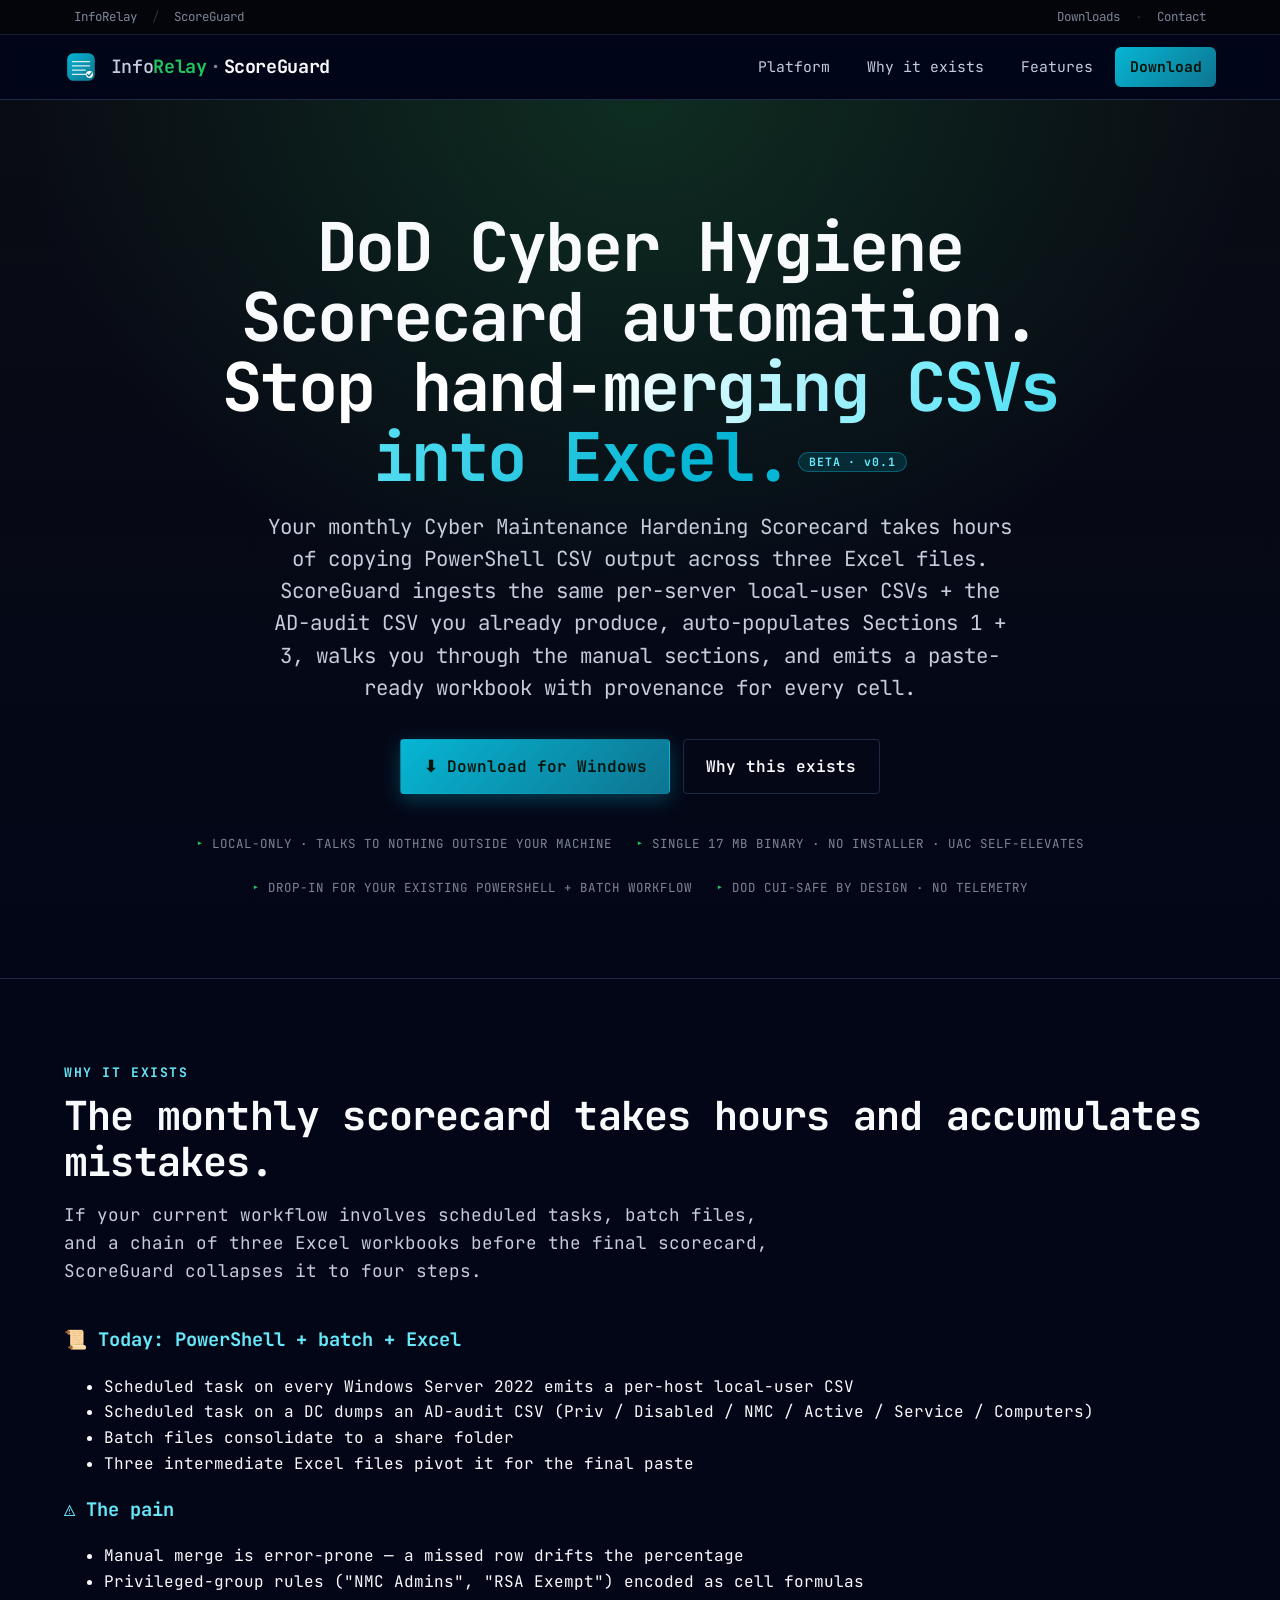
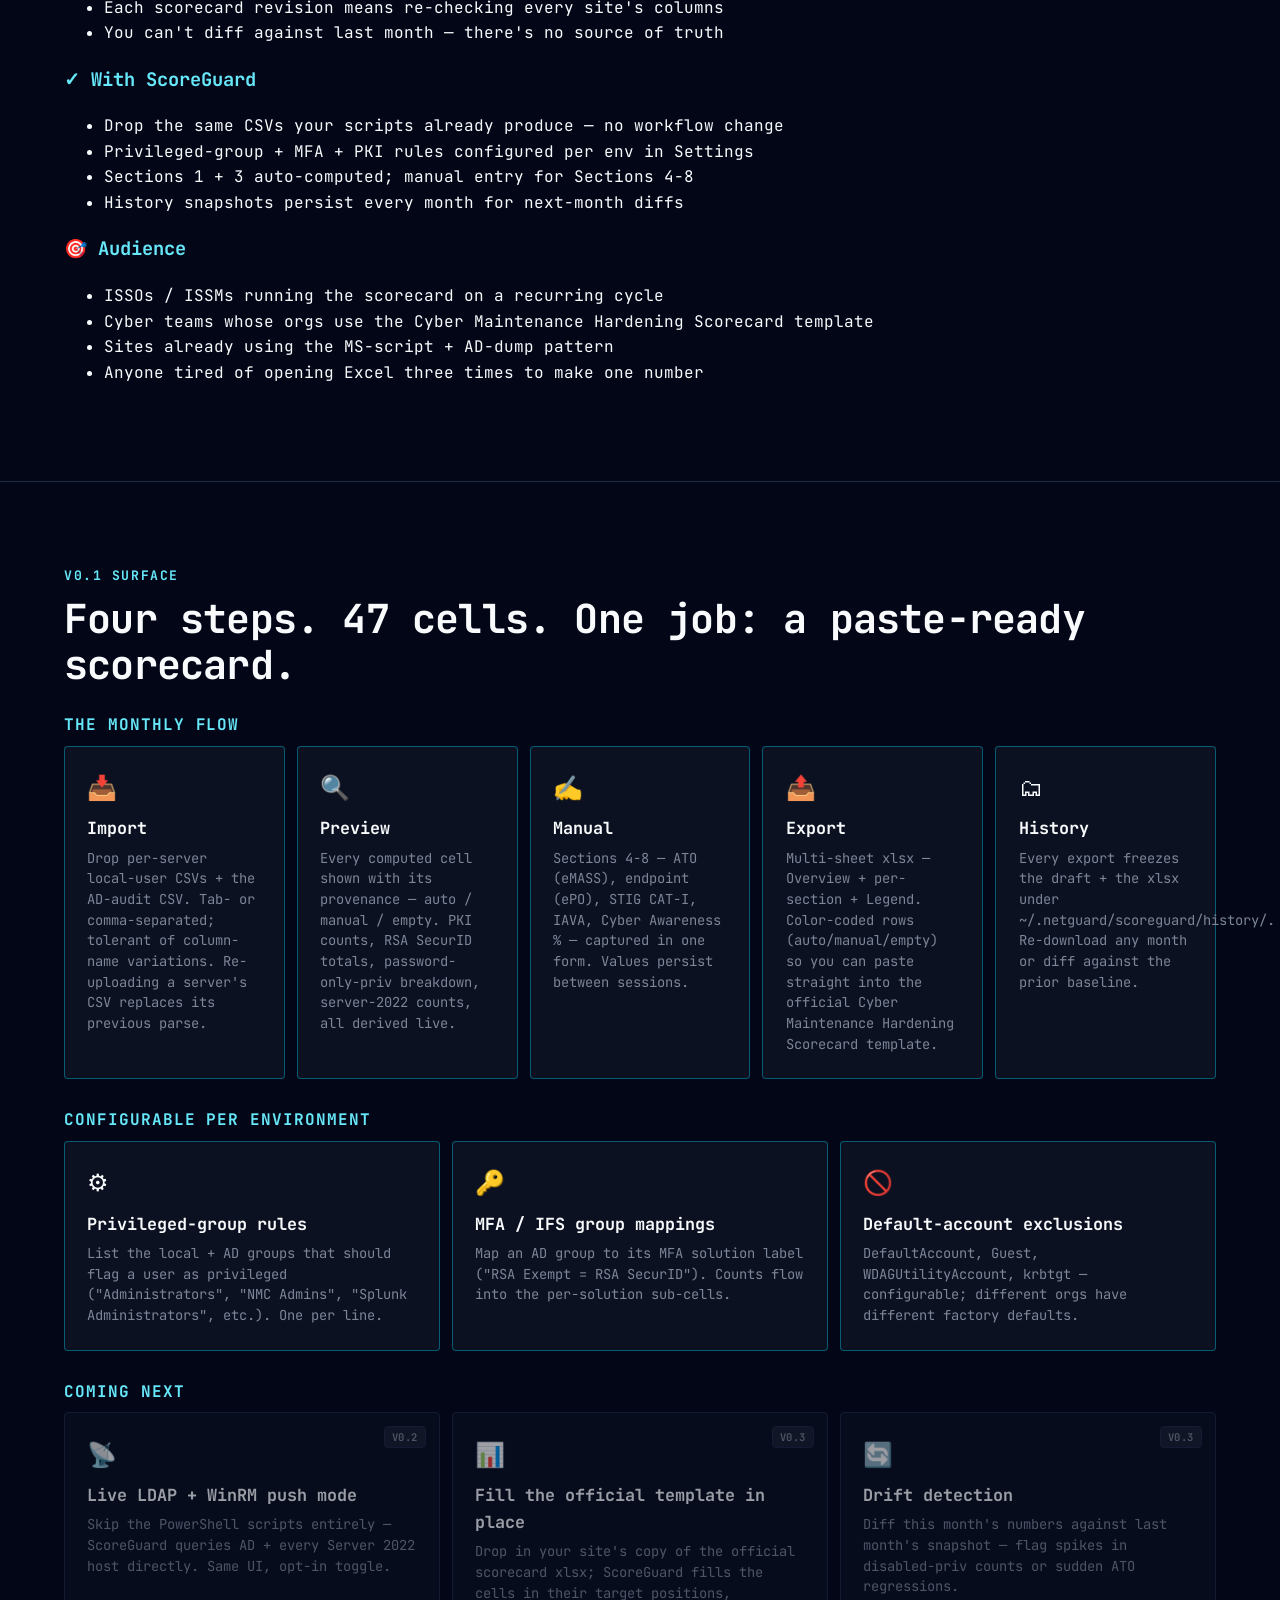
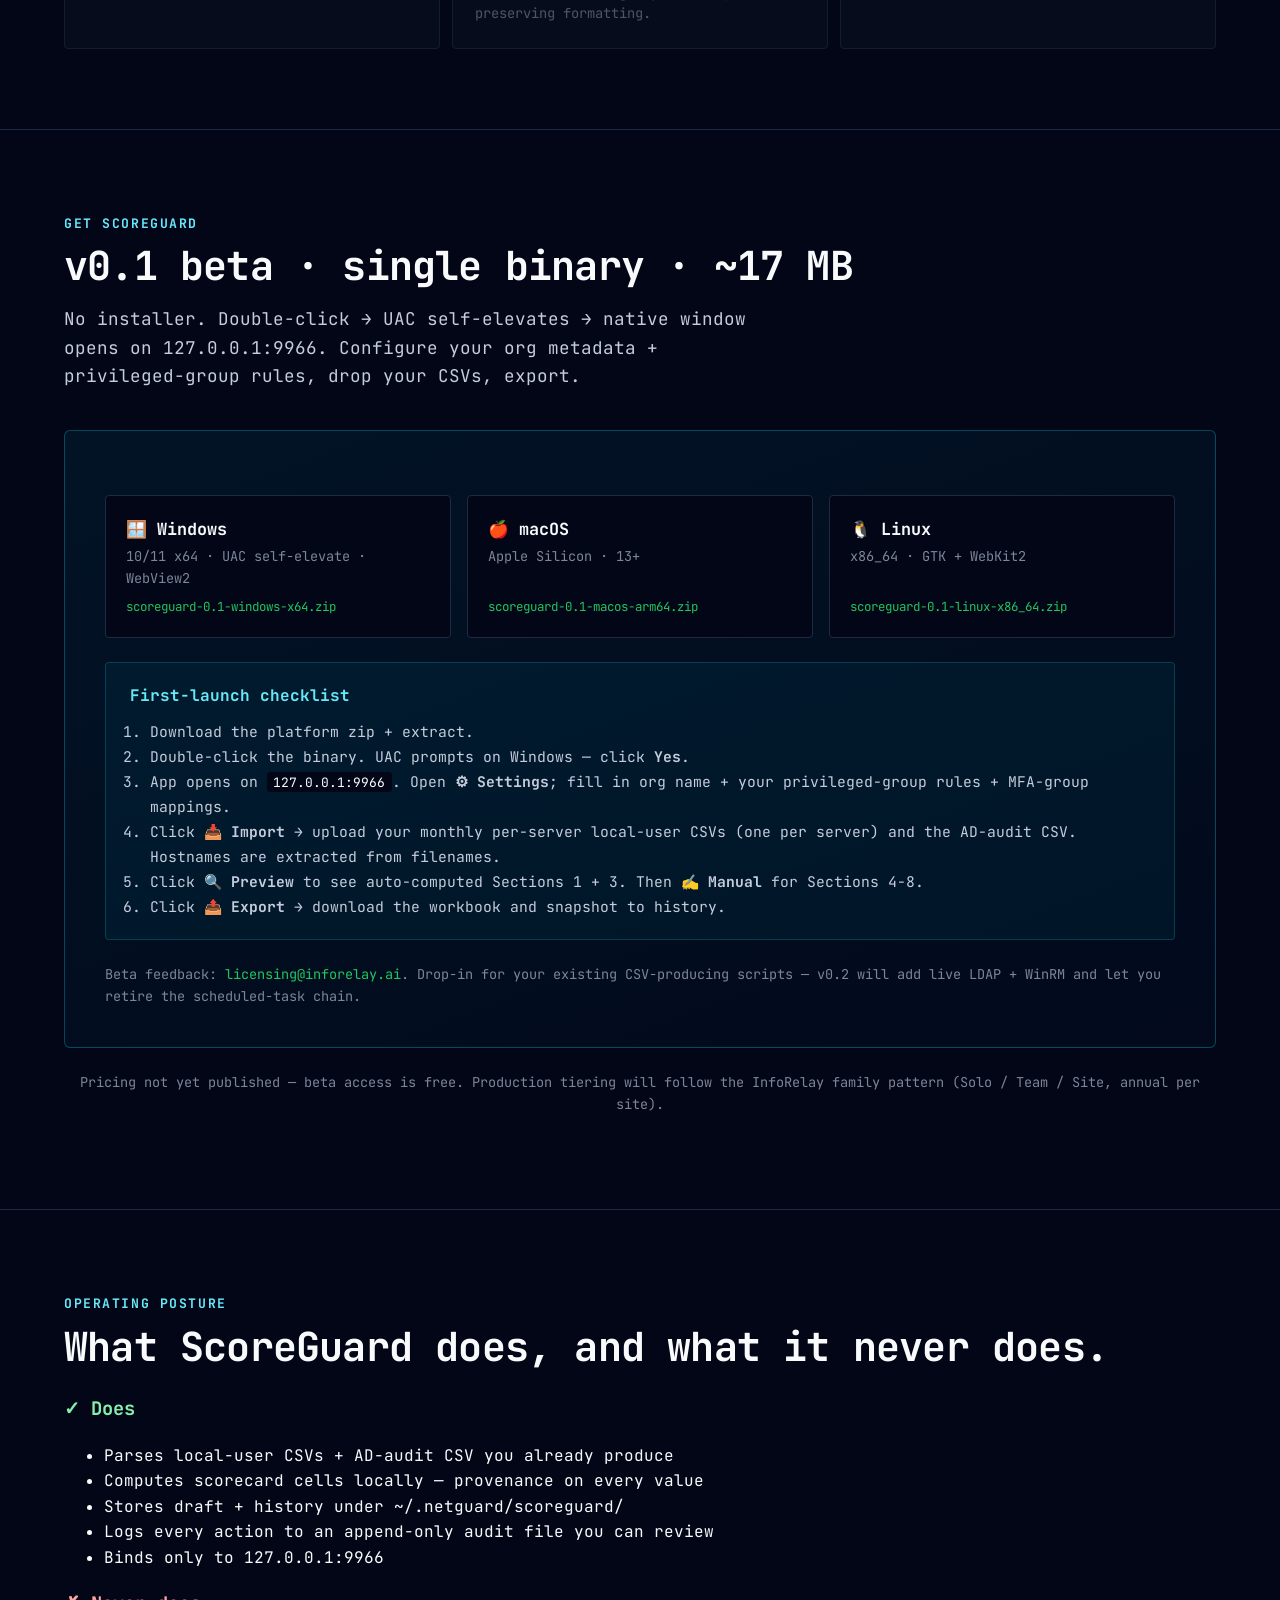
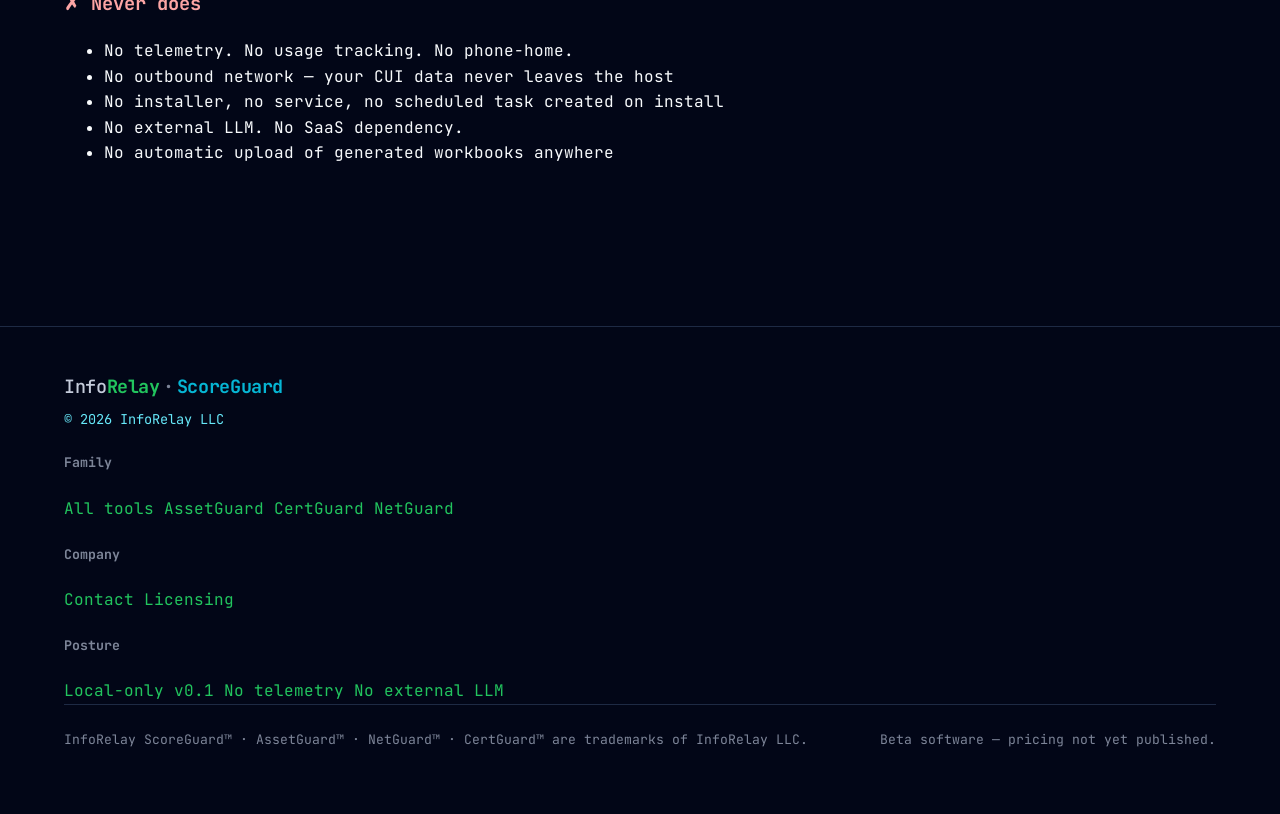
<file: scoreguard/index.html>
<!doctype html>
<html lang="en">
<head>
<meta charset="utf-8">
<meta name="viewport" content="width=device-width, initial-scale=1">
<title>InfoRelay ScoreGuard — DoD Cyber Hygiene Scorecard automation</title>
<meta name="description" content="Stop hand-merging PowerShell CSVs into the Cyber Maintenance Hardening Scorecard. Import → preview → fill manual sections → export populated workbook. Single offline binary, no installer, no telemetry.">
<link rel="icon" href="/scoreguard/favicon.png" type="image/png">
<link rel="stylesheet" href="https://fonts.googleapis.com/css2?family=JetBrains+Mono:wght@400;500;600;700;800&display=swap">
<link rel="stylesheet" href="/assets/styles.css">
<style>
  /* ScoreGuard cyan-accent overrides — same brand spine as the rest of
     the InfoRelay family, cyan to distinguish the scorecard tool. */
  :root {
    --sg-accent: #06b6d4;
    --sg-accent-soft: #67e8f9;
    --sg-accent-dark: #0e7490;
  }
  .hero-x.sg h1 .grad { background: linear-gradient(110deg, #fff 30%, #67e8f9 60%, #06b6d4 90%); background-clip: text; -webkit-background-clip: text; color: transparent; }
  .sg .btn-primary { background: linear-gradient(135deg, #06b6d4 0%, #0e7490 100%); box-shadow: 0 6px 20px rgba(6,182,212,0.3); }
  .sg .btn-primary:hover { box-shadow: 0 10px 28px rgba(6,182,212,0.45); }
  .platform-tile.sg-pri { border-color: rgba(6,182,212,0.45); }
  .sg .stat-cell .num { background: linear-gradient(135deg, #fff 0%, #67e8f9 100%); background-clip: text; -webkit-background-clip: text; color: transparent; }
  .sg .uc-card .fix { background: rgba(6,182,212,0.10); border-left-color: #06b6d4; }
  .sg .uc-card .fix strong { color: #67e8f9; }
  .beta-pill { display: inline-block; background: rgba(6,182,212,0.16); color: #67e8f9; border: 1px solid rgba(6,182,212,0.4); padding: 0.2rem 0.6rem; border-radius: 999px; font-size: 0.72rem; font-weight: 700; letter-spacing: 0.08em; margin-left: 0.6em; vertical-align: middle; }
</style>
  <link rel="canonical" href="https://netguardir.com/scoreguard/" />
</head>
<body class="sg">

<!-- ── Utility top bar ─────────────────────────────────────────────── -->
<div class="utilbar">
  <div class="wrap">
    <div class="util-left">
      <a href="/">InfoRelay</a><span class="sep">/</span>
      <a href="/scoreguard/">ScoreGuard</a>
    </div>
    <div class="util-right">
      <a href="#download">Downloads</a>
      <span class="sep">·</span>
      <a href="mailto:licensing@inforelay.ai">Contact</a>
    </div>
  </div>
</div>

<!-- ── Main nav ────────────────────────────────────────────────────── -->
<header class="site">
  <div class="wrap">
    <a href="/" class="brand">
      <span class="brand-mark">
        <svg viewBox="0 0 64 64" aria-hidden="true">
          <defs><linearGradient id="ng-sg-grad" x1="0%" y1="0%" x2="100%" y2="100%"><stop offset="0%" stop-color="#06b6d4"/><stop offset="100%" stop-color="#0e7490"/></linearGradient></defs>
          <rect x="6" y="6" width="52" height="52" rx="12" fill="url(#ng-sg-grad)"/>
          <path d="M16 22 H48 M16 30 H48 M16 38 H40 M16 46 H44" stroke="#fff" stroke-width="2.4" stroke-linecap="round" opacity="0.85"/>
          <circle cx="48" cy="46" r="6.5" fill="#fff"/>
          <path d="M44 46 L47 49 L52 43" stroke="#0e7490" stroke-width="2.6" fill="none" stroke-linecap="round" stroke-linejoin="round"/>
        </svg>
      </span>
      <span class="brand-word">
        <span class="info">Info</span><span class="relay">Relay</span><span class="dot">·</span>ScoreGuard
      </span>
    </a>
    <nav class="primary">
      <a href="/#products">Platform</a>
      <a href="#problem">Why it exists</a>
      <a href="#features">Features</a>
      <a href="#download" class="cta" style="background:linear-gradient(135deg,#06b6d4,#0e7490);">Download</a>
    </nav>
  </div>
</header>

<!-- ── Hero ────────────────────────────────────────────────────────── -->
<section class="hero-x sg">
  <div class="wrap">
    <h1>DoD Cyber Hygiene Scorecard automation.<br><span class="grad">Stop hand-merging CSVs into Excel.</span><span class="beta-pill">BETA · v0.1</span></h1>
    <p class="subhead">
      Your monthly Cyber Maintenance Hardening Scorecard takes hours
      of copying PowerShell CSV output across three Excel files. ScoreGuard
      ingests the same per-server local-user CSVs + the AD-audit CSV you
      already produce, auto-populates Sections 1 + 3, walks you through the
      manual sections, and emits a paste-ready workbook with provenance for
      every cell.
    </p>
    <div class="cta-row">
      <a href="#download" class="btn btn-primary">⬇ Download for Windows</a>
      <a href="#problem" class="btn btn-ghost">Why this exists</a>
    </div>
    <div class="badges">
      <span>Local-only · talks to nothing outside your machine</span>
      <span>Single 17 MB binary · no installer · UAC self-elevates</span>
      <span>Drop-in for your existing PowerShell + batch workflow</span>
      <span>DoD CUI-safe by design · no telemetry</span>
    </div>
  </div>
</section>

<!-- ── Why this exists ─────────────────────────────────────────────── -->
<section class="s" id="problem">
  <div class="wrap">
    <span class="kicker" style="color:var(--sg-accent-soft);">Why it exists</span>
    <h2>The monthly scorecard takes hours and accumulates mistakes.</h2>
    <p class="lede">If your current workflow involves scheduled tasks, batch files, and a chain of three Excel workbooks before the final scorecard, ScoreGuard collapses it to four steps.</p>

    <div class="check-cols" style="margin-top:1.5rem;">
      <div>
        <h3 style="color:var(--sg-accent-soft);">📜 Today: PowerShell + batch + Excel</h3>
        <ul>
          <li>Scheduled task on every Windows Server 2022 emits a per-host local-user CSV</li>
          <li>Scheduled task on a DC dumps an AD-audit CSV (Priv / Disabled / NMC / Active / Service / Computers)</li>
          <li>Batch files consolidate to a share folder</li>
          <li>Three intermediate Excel files pivot it for the final paste</li>
        </ul>
      </div>
      <div>
        <h3 style="color:var(--sg-accent-soft);">⚠ The pain</h3>
        <ul>
          <li>Manual merge is error-prone — a missed row drifts the percentage</li>
          <li>Privileged-group rules ("NMC Admins", "RSA Exempt") encoded as cell formulas</li>
          <li>Each scorecard revision means re-checking every site's columns</li>
          <li>You can't diff against last month — there's no source of truth</li>
        </ul>
      </div>
      <div>
        <h3 style="color:var(--sg-accent-soft);">✓ With ScoreGuard</h3>
        <ul>
          <li>Drop the same CSVs your scripts already produce — no workflow change</li>
          <li>Privileged-group + MFA + PKI rules configured per env in Settings</li>
          <li>Sections 1 + 3 auto-computed; manual entry for Sections 4-8</li>
          <li>History snapshots persist every month for next-month diffs</li>
        </ul>
      </div>
      <div>
        <h3 style="color:var(--sg-accent-soft);">🎯 Audience</h3>
        <ul>
          <li>ISSOs / ISSMs running the scorecard on a recurring cycle</li>
          <li>Cyber teams whose orgs use the Cyber Maintenance Hardening Scorecard template</li>
          <li>Sites already using the MS-script + AD-dump pattern</li>
          <li>Anyone tired of opening Excel three times to make one number</li>
        </ul>
      </div>
    </div>
  </div>
</section>

<!-- ── Features ────────────────────────────────────────────────────── -->
<section class="s alt" id="features">
  <div class="wrap">
    <span class="kicker" style="color:var(--sg-accent-soft);">v0.1 surface</span>
    <h2>Four steps. 47 cells. One job: a paste-ready scorecard.</h2>

    <h3 style="font-family:var(--font-display);font-size:1rem;margin:1.5rem 0 0.5rem;color:var(--sg-accent-soft);letter-spacing:0.06em;text-transform:uppercase;">The monthly flow</h3>
    <div class="platform-grid">
      <div class="platform-tile sg-pri">
        <span class="icon">📥</span>
        <h3>Import</h3>
        <p>Drop per-server local-user CSVs + the AD-audit CSV. Tab- or comma-separated; tolerant of column-name variations. Re-uploading a server's CSV replaces its previous parse.</p>
      </div>
      <div class="platform-tile sg-pri">
        <span class="icon">🔍</span>
        <h3>Preview</h3>
        <p>Every computed cell shown with its provenance — auto / manual / empty. PKI counts, RSA SecurID totals, password-only-priv breakdown, server-2022 counts, all derived live.</p>
      </div>
      <div class="platform-tile sg-pri">
        <span class="icon">✍</span>
        <h3>Manual</h3>
        <p>Sections 4-8 — ATO (eMASS), endpoint (ePO), STIG CAT-I, IAVA, Cyber Awareness % — captured in one form. Values persist between sessions.</p>
      </div>
      <div class="platform-tile sg-pri">
        <span class="icon">📤</span>
        <h3>Export</h3>
        <p>Multi-sheet xlsx — Overview + per-section + Legend. Color-coded rows (auto/manual/empty) so you can paste straight into the official Cyber Maintenance Hardening Scorecard template.</p>
      </div>
      <div class="platform-tile sg-pri">
        <span class="icon">🗂</span>
        <h3>History</h3>
        <p>Every export freezes the draft + the xlsx under <code>~/.netguard/scoreguard/history/</code>. Re-download any month or diff against the prior baseline.</p>
      </div>
    </div>

    <h3 style="font-family:var(--font-display);font-size:1rem;margin:1.75rem 0 0.5rem;color:var(--sg-accent-soft);letter-spacing:0.06em;text-transform:uppercase;">Configurable per environment</h3>
    <div class="platform-grid">
      <div class="platform-tile sg-pri">
        <span class="icon">⚙</span>
        <h3>Privileged-group rules</h3>
        <p>List the local + AD groups that should flag a user as privileged ("Administrators", "NMC Admins", "Splunk Administrators", etc.). One per line.</p>
      </div>
      <div class="platform-tile sg-pri">
        <span class="icon">🔑</span>
        <h3>MFA / IFS group mappings</h3>
        <p>Map an AD group to its MFA solution label ("RSA Exempt = RSA SecurID"). Counts flow into the per-solution sub-cells.</p>
      </div>
      <div class="platform-tile sg-pri">
        <span class="icon">🚫</span>
        <h3>Default-account exclusions</h3>
        <p>DefaultAccount, Guest, WDAGUtilityAccount, krbtgt — configurable; different orgs have different factory defaults.</p>
      </div>
    </div>

    <h3 style="font-family:var(--font-display);font-size:1rem;margin:1.75rem 0 0.5rem;color:var(--sg-accent-soft);letter-spacing:0.06em;text-transform:uppercase;">Coming next</h3>
    <div class="platform-grid">
      <div class="platform-tile coming">
        <span class="tag-soon">v0.2</span>
        <span class="icon">📡</span>
        <h3>Live LDAP + WinRM push mode</h3>
        <p>Skip the PowerShell scripts entirely — ScoreGuard queries AD + every Server 2022 host directly. Same UI, opt-in toggle.</p>
      </div>
      <div class="platform-tile coming">
        <span class="tag-soon">v0.3</span>
        <span class="icon">📊</span>
        <h3>Fill the official template in place</h3>
        <p>Drop in your site's copy of the official scorecard xlsx; ScoreGuard fills the cells in their target positions, preserving formatting.</p>
      </div>
      <div class="platform-tile coming">
        <span class="tag-soon">v0.3</span>
        <span class="icon">🔄</span>
        <h3>Drift detection</h3>
        <p>Diff this month's numbers against last month's snapshot — flag spikes in disabled-priv counts or sudden ATO regressions.</p>
      </div>
    </div>
  </div>
</section>

<!-- ── Beta downloads ──────────────────────────────────────────────── -->
<section class="s" id="download">
  <div class="wrap">
    <span class="kicker" style="color:var(--sg-accent-soft);">Get ScoreGuard</span>
    <h2>v0.1 beta · single binary · ~17 MB</h2>
    <p class="lede">No installer. Double-click → UAC self-elevates → native window opens on <code>127.0.0.1:9966</code>. Configure your org metadata + privileged-group rules, drop your CSVs, export.</p>

    <div class="download-card" style="border-color:rgba(6,182,212,0.35);background:linear-gradient(160deg, rgba(6,182,212,0.08) 0%, rgba(14,116,144,0.04) 100%);">
      <div class="download-grid">
        <a href="https://downloads.netguardir.com/scoreguard/scoreguard-0.1-windows-x64.zip" class="download-tile">
          <div class="os">🪟 Windows</div>
          <div class="desc">10/11 x64 · UAC self-elevate · WebView2</div>
          <div class="filename">scoreguard-0.1-windows-x64.zip</div>
        </a>
        <a href="https://downloads.netguardir.com/scoreguard/scoreguard-0.1-macos-arm64.zip" class="download-tile">
          <div class="os">🍎 macOS</div>
          <div class="desc">Apple Silicon · 13+</div>
          <div class="filename">scoreguard-0.1-macos-arm64.zip</div>
        </a>
        <a href="https://downloads.netguardir.com/scoreguard/scoreguard-0.1-linux-x86_64.zip" class="download-tile">
          <div class="os">🐧 Linux</div>
          <div class="desc">x86_64 · GTK + WebKit2</div>
          <div class="filename">scoreguard-0.1-linux-x86_64.zip</div>
        </a>
      </div>
      <div class="install-walkthrough" style="background:rgba(6,182,212,0.06);border-color:rgba(6,182,212,0.25);">
        <h3 style="color:var(--sg-accent-soft);">First-launch checklist</h3>
        <ol>
          <li>Download the platform zip + extract.</li>
          <li>Double-click the binary. UAC prompts on Windows — click <strong>Yes</strong>.</li>
          <li>App opens on <code>127.0.0.1:9966</code>. Open <strong>⚙ Settings</strong>; fill in org name + your privileged-group rules + MFA-group mappings.</li>
          <li>Click <strong>📥 Import</strong> → upload your monthly per-server local-user CSVs (one per server) and the AD-audit CSV. Hostnames are extracted from filenames.</li>
          <li>Click <strong>🔍 Preview</strong> to see auto-computed Sections 1 + 3. Then <strong>✍ Manual</strong> for Sections 4-8.</li>
          <li>Click <strong>📤 Export</strong> → download the workbook and snapshot to history.</li>
        </ol>
      </div>
      <div class="download-meta">
        Beta feedback: <a href="mailto:licensing@inforelay.ai?subject=ScoreGuard%20beta%20feedback">licensing@inforelay.ai</a>.
        Drop-in for your existing CSV-producing scripts — v0.2 will add live LDAP + WinRM and let you retire the scheduled-task chain.
      </div>
    </div>

    <p style="margin-top:1.5rem;text-align:center;color:var(--muted);font-size:0.85rem;">
      Pricing not yet published — beta access is free. Production tiering will follow the InfoRelay family pattern (Solo / Team / Site, annual per site).
    </p>
  </div>
</section>

<!-- ── Posture ─────────────────────────────────────────────────────── -->
<section class="s alt">
  <div class="wrap">
    <span class="kicker" style="color:var(--sg-accent-soft);">Operating posture</span>
    <h2>What ScoreGuard does, and what it never does.</h2>
    <div class="check-cols" style="margin-top:1.5rem;">
      <div>
        <h3 style="color:#86efac;">✓ Does</h3>
        <ul>
          <li>Parses local-user CSVs + AD-audit CSV you already produce</li>
          <li>Computes scorecard cells locally — provenance on every value</li>
          <li>Stores draft + history under <code>~/.netguard/scoreguard/</code></li>
          <li>Logs every action to an append-only audit file you can review</li>
          <li>Binds only to <code>127.0.0.1:9966</code></li>
        </ul>
      </div>
      <div>
        <h3 style="color:#fca5a5;">✗ Never does</h3>
        <ul>
          <li>No telemetry. No usage tracking. No phone-home.</li>
          <li>No outbound network — your CUI data never leaves the host</li>
          <li>No installer, no service, no scheduled task created on install</li>
          <li>No external LLM. No SaaS dependency.</li>
          <li>No automatic upload of generated workbooks anywhere</li>
        </ul>
      </div>
    </div>
  </div>
</section>

<!-- ── Footer ──────────────────────────────────────────────────────── -->
<footer class="site">
  <div class="wrap">
    <div class="cols">
      <div>
        <a href="/" class="brand" style="text-decoration:none;">
          <span class="brand-word">
            <span class="info">Info</span><span class="relay">Relay</span><span class="dot">·</span><span style="color:var(--sg-accent);">ScoreGuard</span>
          </span>
        </a>
        <p style="color:var(--sg-accent-soft); font-size:0.85rem; margin-top:0.5rem;">© 2026 InfoRelay LLC</p>
      </div>
      <div>
        <h5>Family</h5>
        <a href="/">All tools</a>
        <a href="/assetguard/">AssetGuard</a>
        <a href="/certguard/">CertGuard</a>
        <a href="/#products">NetGuard</a>
      </div>
      <div>
        <h5>Company</h5>
        <a href="mailto:hello@netguardir.com">Contact</a>
        <a href="mailto:licensing@inforelay.ai">Licensing</a>
      </div>
      <div>
        <h5>Posture</h5>
        <a>Local-only v0.1</a>
        <a>No telemetry</a>
        <a>No external LLM</a>
      </div>
    </div>
    <div class="bottom">
      <div>InfoRelay ScoreGuard™ · AssetGuard™ · NetGuard™ · CertGuard™ are trademarks of InfoRelay LLC.</div>
      <div>Beta software — pricing not yet published.</div>
    </div>
  </div>
</footer>

</body>
</html>
</file>
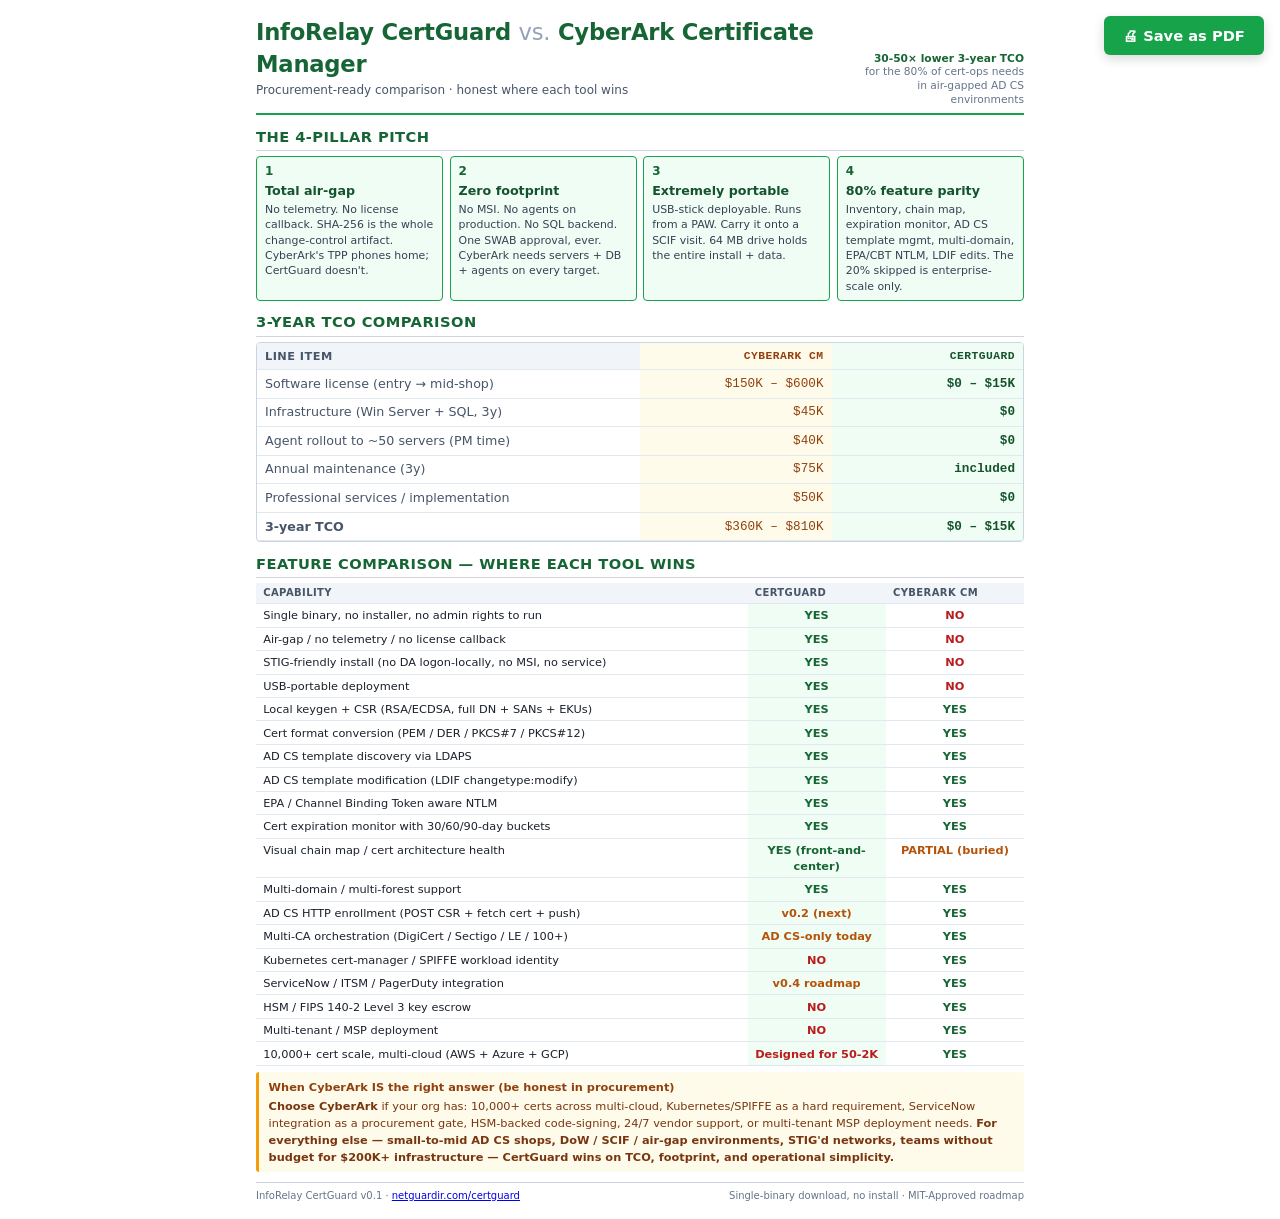
<file: certguard/one-pager/index.html>
<!doctype html>
<html lang="en">
<head>
<meta charset="utf-8">
<title>InfoRelay CertGuard — Procurement One-Pager</title>
<meta name="description" content="Single-page printable comparison of InfoRelay CertGuard vs CyberArk Certificate Manager for procurement and CFO review.">
<style>
/* Print-optimized — opens cleanly in a browser, prints to a single
   US Letter / A4 page. File → Print → Save as PDF. */
@page {
  size: letter portrait;
  margin: 0.5in;
}
* { box-sizing: border-box; }
body {
  margin: 0; padding: 1rem 1.5rem;
  font-family: 'Inter Tight', -apple-system, BlinkMacSystemFont, system-ui, sans-serif;
  color: #1a202c; background: #fff;
  font-size: 9.5pt; line-height: 1.42;
  max-width: 8.5in; margin: 0 auto;
}
h1, h2, h3 { margin: 0; }
h1 {
  font-size: 17pt; font-weight: 700; letter-spacing: -0.01em;
  color: #166534; margin-bottom: 0.1rem;
}
h1 .vs { color: #94a3b8; font-weight: 400; }
.subhead { color: #475569; font-size: 9pt; margin-bottom: 0.5rem; }

.hero {
  display: flex; justify-content: space-between; align-items: flex-end;
  border-bottom: 2px solid #16a34a; padding-bottom: 0.4rem; margin-bottom: 0.6rem;
}
.hero .right { text-align: right; color: #64748b; font-size: 8pt; line-height: 1.3; }
.hero .right strong { color: #166534; }

h2 {
  font-size: 11pt; color: #166534; margin: 0.7rem 0 0.25rem;
  border-bottom: 1px solid #d1d5db; padding-bottom: 0.15rem;
  text-transform: uppercase; letter-spacing: 0.03em;
}

/* 4-pillar grid */
.pillars {
  display: grid; grid-template-columns: repeat(4, 1fr); gap: 0.4rem;
  margin: 0.3rem 0;
}
.pillar {
  border: 1px solid #16a34a; background: #f0fdf4; border-radius: 4px;
  padding: 0.4rem 0.5rem;
}
.pillar .num {
  color: #166534; font-size: 9pt; font-weight: 700; margin-bottom: 0.1rem;
}
.pillar .ttl { font-weight: 700; font-size: 9.5pt; margin-bottom: 0.15rem; color: #14532d; }
.pillar .body { font-size: 8.2pt; color: #334155; line-height: 1.4; }

/* TCO table */
.tco {
  display: grid; grid-template-columns: 2fr 1fr 1fr;
  gap: 0; margin: 0.35rem 0;
  border: 1px solid #cbd5e1; border-radius: 4px; overflow: hidden;
}
.tco > div { padding: 0.3rem 0.5rem; border-bottom: 1px solid #e2e8f0; }
.tco .hdr { background: #f1f5f9; font-weight: 700; color: #475569; font-size: 8.5pt; text-transform: uppercase; letter-spacing: 0.04em; }
.tco .lbl { color: #475569; }
.tco .ck { background: #fffbeb; color: #92400e; text-align: right; font-family: 'JetBrains Mono', ui-monospace, monospace; }
.tco .cg { background: #f0fdf4; color: #14532d; text-align: right; font-family: 'JetBrains Mono', ui-monospace, monospace; font-weight: 600; }
.tco .total .lbl { font-weight: 700; color: #1a202c; }
.tco .total .ck { font-weight: 700; color: #92400e; }
.tco .total .cg { font-weight: 700; color: #166534; font-size: 10pt; }

/* Feature matrix */
.cmp {
  width: 100%; border-collapse: collapse; font-size: 8.5pt; margin: 0.3rem 0;
}
.cmp th, .cmp td {
  text-align: left; padding: 0.2rem 0.45rem;
  border-bottom: 1px solid #e2e8f0; vertical-align: top;
}
.cmp th {
  background: #f1f5f9; color: #475569;
  font-size: 7.5pt; text-transform: uppercase; letter-spacing: 0.04em;
}
.cmp td:nth-child(2), .cmp td:nth-child(3) { width: 18%; text-align: center; }
.cmp .y { color: #166534; font-weight: 700; }
.cmp .n { color: #b91c1c; font-weight: 700; }
.cmp .p { color: #b45309; font-weight: 700; }
.cmp .cg-col { background: #f0fdf4; }

/* Honest disclaimer + footer */
.honest {
  border-left: 3px solid #f59e0b; background: #fffbeb;
  padding: 0.4rem 0.6rem; border-radius: 3px;
  font-size: 8.5pt; color: #78350f; line-height: 1.5;
  margin: 0.4rem 0;
}
.honest .ttl { font-weight: 700; color: #92400e; margin-bottom: 0.15rem; }

footer {
  margin-top: 0.6rem; padding-top: 0.35rem; border-top: 1px solid #cbd5e1;
  font-size: 7.5pt; color: #64748b; display: flex; justify-content: space-between;
}

/* Print button — hidden on print */
.print-btn {
  position: fixed; top: 1rem; right: 1rem; z-index: 100;
  background: #16a34a; color: white; border: none;
  padding: 0.7rem 1.2rem; border-radius: 6px;
  font-family: inherit; font-weight: 600; font-size: 11pt;
  cursor: pointer; box-shadow: 0 4px 12px rgba(0,0,0,0.15);
}
.print-btn:hover { background: #166534; }
@media print { .print-btn { display: none !important; } }
</style>
  <link rel="canonical" href="https://netguardir.com/certguard/one-pager/" />
</head>
<body>

<button class="print-btn" onclick="window.print()">🖨 Save as PDF</button>

<div class="hero">
  <div>
    <h1>InfoRelay CertGuard <span class="vs">vs.</span> CyberArk Certificate Manager</h1>
    <div class="subhead">Procurement-ready comparison · honest where each tool wins</div>
  </div>
  <div class="right">
    <strong>30-50× lower 3-year TCO</strong><br>
    for the 80% of cert-ops needs<br>
    in air-gapped AD CS environments
  </div>
</div>

<h2>The 4-pillar pitch</h2>
<div class="pillars">
  <div class="pillar">
    <div class="num">1</div>
    <div class="ttl">Total air-gap</div>
    <div class="body">No telemetry. No license callback. SHA-256 is the whole change-control artifact. CyberArk's TPP phones home; CertGuard doesn't.</div>
  </div>
  <div class="pillar">
    <div class="num">2</div>
    <div class="ttl">Zero footprint</div>
    <div class="body">No MSI. No agents on production. No SQL backend. One SWAB approval, ever. CyberArk needs servers + DB + agents on every target.</div>
  </div>
  <div class="pillar">
    <div class="num">3</div>
    <div class="ttl">Extremely portable</div>
    <div class="body">USB-stick deployable. Runs from a PAW. Carry it onto a SCIF visit. 64 MB drive holds the entire install + data.</div>
  </div>
  <div class="pillar">
    <div class="num">4</div>
    <div class="ttl">80% feature parity</div>
    <div class="body">Inventory, chain map, expiration monitor, AD CS template mgmt, multi-domain, EPA/CBT NTLM, LDIF edits. The 20% skipped is enterprise-scale only.</div>
  </div>
</div>

<h2>3-year TCO comparison</h2>
<div class="tco">
  <div class="hdr">Line item</div>
  <div class="hdr ck">CyberArk CM</div>
  <div class="hdr cg">CertGuard</div>

  <div class="lbl">Software license (entry → mid-shop)</div>
  <div class="ck">$150K – $600K</div>
  <div class="cg">$0 – $15K</div>

  <div class="lbl">Infrastructure (Win Server + SQL, 3y)</div>
  <div class="ck">$45K</div>
  <div class="cg">$0</div>

  <div class="lbl">Agent rollout to ~50 servers (PM time)</div>
  <div class="ck">$40K</div>
  <div class="cg">$0</div>

  <div class="lbl">Annual maintenance (3y)</div>
  <div class="ck">$75K</div>
  <div class="cg">included</div>

  <div class="lbl">Professional services / implementation</div>
  <div class="ck">$50K</div>
  <div class="cg">$0</div>

  <div class="lbl total"><strong>3-year TCO</strong></div>
  <div class="ck total">$360K – $810K</div>
  <div class="cg total">$0 – $15K</div>
</div>

<h2>Feature comparison — where each tool wins</h2>
<table class="cmp">
  <tr>
    <th>Capability</th><th>CertGuard</th><th>CyberArk CM</th>
  </tr>
  <tr><td>Single binary, no installer, no admin rights to run</td>            <td class="cg-col y">YES</td><td class="n">NO</td></tr>
  <tr><td>Air-gap / no telemetry / no license callback</td>                   <td class="cg-col y">YES</td><td class="n">NO</td></tr>
  <tr><td>STIG-friendly install (no DA logon-locally, no MSI, no service)</td><td class="cg-col y">YES</td><td class="n">NO</td></tr>
  <tr><td>USB-portable deployment</td>                                        <td class="cg-col y">YES</td><td class="n">NO</td></tr>
  <tr><td>Local keygen + CSR (RSA/ECDSA, full DN + SANs + EKUs)</td>           <td class="cg-col y">YES</td><td class="y">YES</td></tr>
  <tr><td>Cert format conversion (PEM / DER / PKCS#7 / PKCS#12)</td>           <td class="cg-col y">YES</td><td class="y">YES</td></tr>
  <tr><td>AD CS template discovery via LDAPS</td>                              <td class="cg-col y">YES</td><td class="y">YES</td></tr>
  <tr><td>AD CS template modification (LDIF changetype:modify)</td>            <td class="cg-col y">YES</td><td class="y">YES</td></tr>
  <tr><td>EPA / Channel Binding Token aware NTLM</td>                          <td class="cg-col y">YES</td><td class="y">YES</td></tr>
  <tr><td>Cert expiration monitor with 30/60/90-day buckets</td>               <td class="cg-col y">YES</td><td class="y">YES</td></tr>
  <tr><td>Visual chain map / cert architecture health</td>                     <td class="cg-col y">YES (front-and-center)</td><td class="p">PARTIAL (buried)</td></tr>
  <tr><td>Multi-domain / multi-forest support</td>                             <td class="cg-col y">YES</td><td class="y">YES</td></tr>
  <tr><td>AD CS HTTP enrollment (POST CSR + fetch cert + push)</td>            <td class="cg-col p">v0.2 (next)</td><td class="y">YES</td></tr>
  <tr><td>Multi-CA orchestration (DigiCert / Sectigo / LE / 100+)</td>         <td class="cg-col p">AD CS-only today</td><td class="y">YES</td></tr>
  <tr><td>Kubernetes cert-manager / SPIFFE workload identity</td>              <td class="cg-col n">NO</td><td class="y">YES</td></tr>
  <tr><td>ServiceNow / ITSM / PagerDuty integration</td>                       <td class="cg-col p">v0.4 roadmap</td><td class="y">YES</td></tr>
  <tr><td>HSM / FIPS 140-2 Level 3 key escrow</td>                             <td class="cg-col n">NO</td><td class="y">YES</td></tr>
  <tr><td>Multi-tenant / MSP deployment</td>                                   <td class="cg-col n">NO</td><td class="y">YES</td></tr>
  <tr><td>10,000+ cert scale, multi-cloud (AWS + Azure + GCP)</td>             <td class="cg-col n">Designed for 50-2K</td><td class="y">YES</td></tr>
</table>

<div class="honest">
  <div class="ttl">When CyberArk IS the right answer (be honest in procurement)</div>
  <strong>Choose CyberArk</strong> if your org has: 10,000+ certs across multi-cloud,
  Kubernetes/SPIFFE as a hard requirement, ServiceNow integration as a procurement gate,
  HSM-backed code-signing, 24/7 vendor support, or multi-tenant MSP deployment needs.
  <strong>For everything else — small-to-mid AD CS shops, DoW / SCIF / air-gap environments,
  STIG'd networks, teams without budget for $200K+ infrastructure — CertGuard wins on
  TCO, footprint, and operational simplicity.</strong>
</div>

<footer>
  <div>InfoRelay CertGuard v0.1 · <a href="https://netguardir.com/certguard/">netguardir.com/certguard</a></div>
  <div>Single-binary download, no install · MIT-Approved roadmap</div>
</footer>

</body>
</html>
</file>
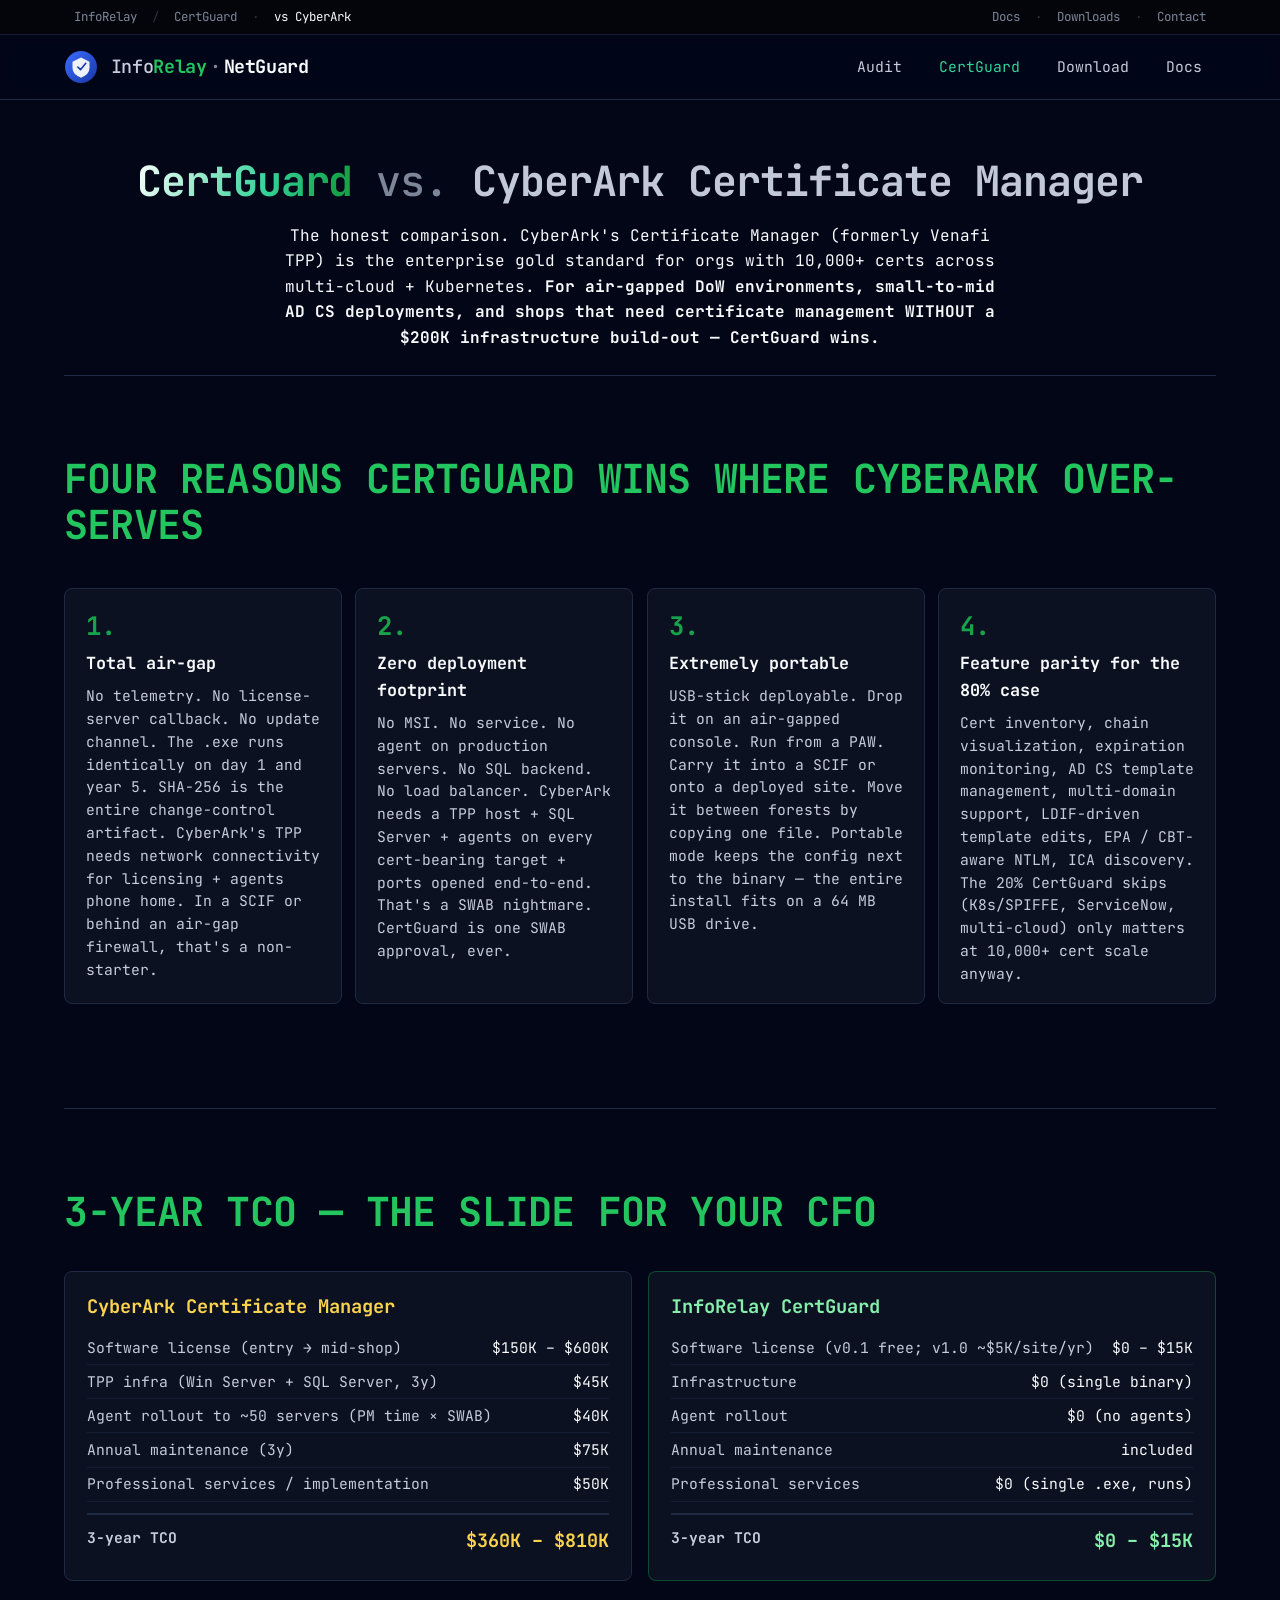
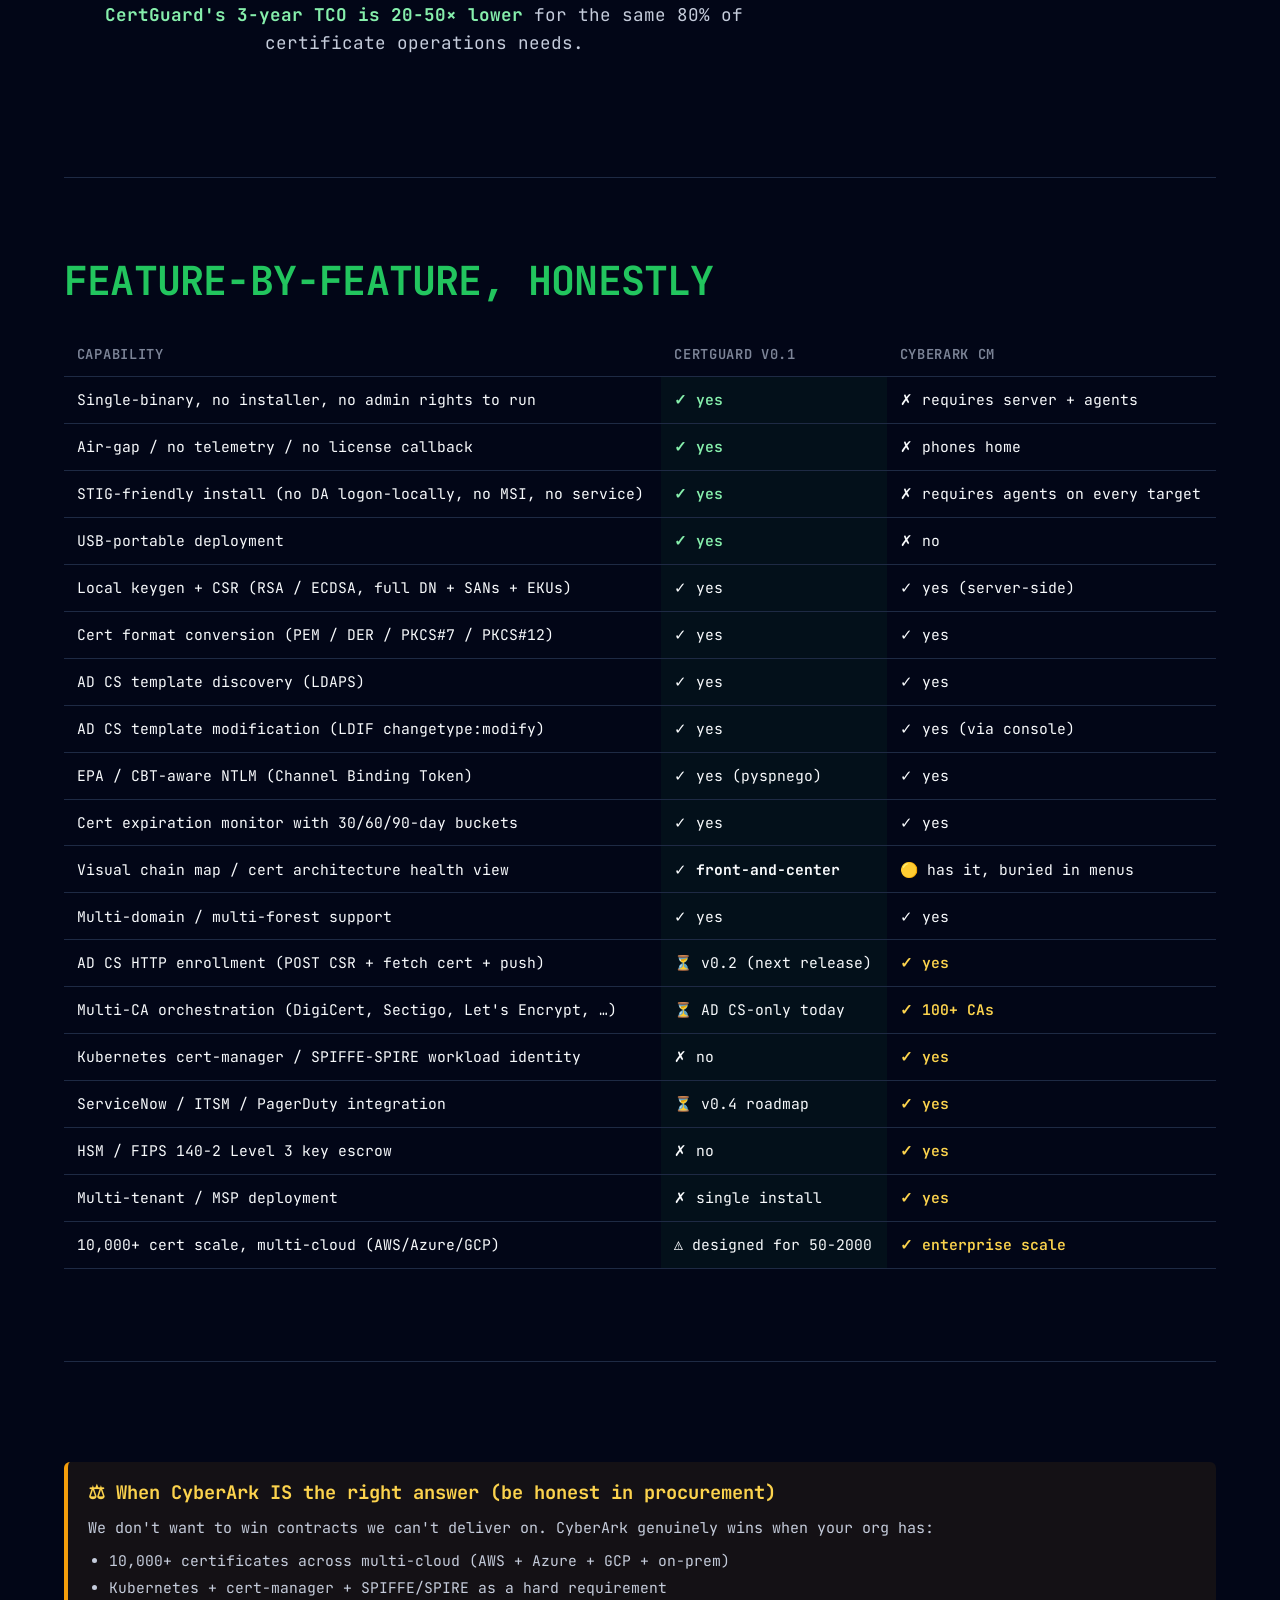
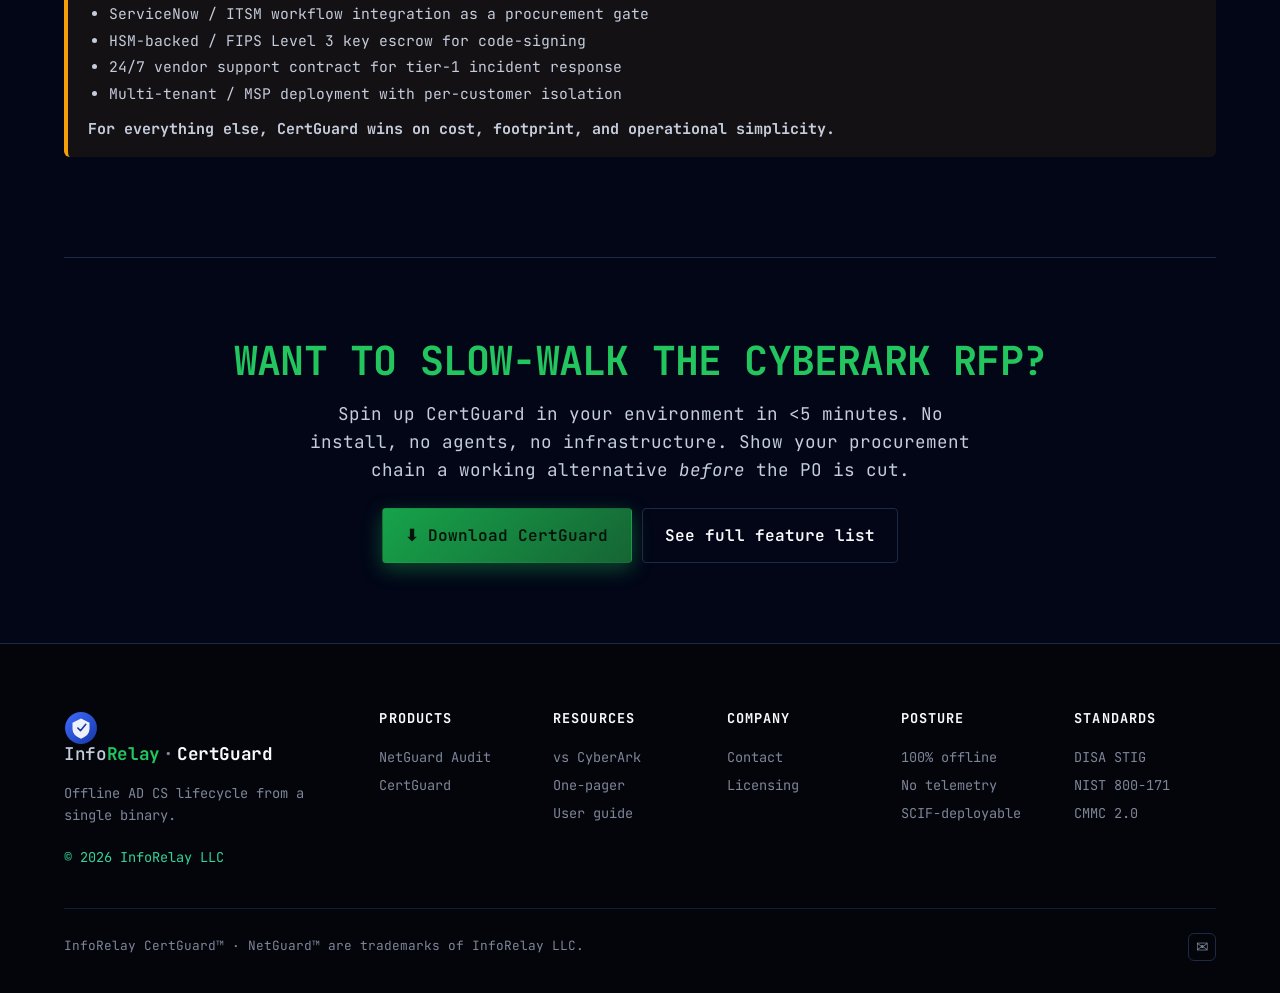
<file: certguard/vs-cyberark/index.html>
<!doctype html>
<html lang="en">
<head>
<meta charset="utf-8">
<meta name="viewport" content="width=device-width, initial-scale=1">
<title>CertGuard vs. CyberArk Certificate Manager — InfoRelay</title>
<meta name="description" content="Honest comparison: InfoRelay CertGuard vs. CyberArk Certificate Manager (formerly Venafi). For air-gapped DoW environments, small-to-mid AD CS deployments, and shops that want feature parity at 10% of the TCO.">
<link rel="icon" href="/assets/logo.svg" type="image/svg+xml">
<link rel="stylesheet" href="https://fonts.googleapis.com/css2?family=JetBrains+Mono:wght@400;500;600;700;800&display=swap">
<link rel="stylesheet" href="/assets/styles.css">
<style>
  :root { --accent: #16a34a; --accent-deep: #166534; }
  .vs-hero { padding: 3rem 0 1.5rem; text-align: center; }
  .vs-hero h1 { font-family: var(--font-display); font-size: 2.6rem; letter-spacing: -0.025em; margin: 0 0 0.5rem; }
  .vs-hero .vs { color: var(--muted); font-weight: 500; }
  .vs-hero .cg-name { background: linear-gradient(110deg, #fff 0%, #34d399 60%, #16a34a 90%); background-clip: text; -webkit-background-clip: text; color: transparent; }
  .vs-hero .ck-name { color: #c2c8d8; }
  .pillar-grid { display: grid; grid-template-columns: repeat(auto-fit, minmax(240px, 1fr)); gap: 0.85rem; margin: 1.5rem 0; }
  .pillar { background: var(--card); border: 1px solid var(--line); border-radius: 8px; padding: 1.1rem 1.3rem; }
  .pillar .num { font-family: var(--font-display); font-size: 1.6rem; color: var(--accent); font-weight: 700; }
  .pillar h3 { font-family: var(--font-display); font-size: 1.05rem; margin: 0.2rem 0 0.5rem; }
  .pillar p { font-size: 0.92rem; color: var(--fg-soft); margin: 0; line-height: 1.55; }
  .cmp { width: 100%; border-collapse: collapse; font-size: 0.92rem; margin: 0.75rem 0; }
  .cmp th, .cmp td { padding: 0.7rem 0.8rem; border-bottom: 1px solid var(--line); text-align: left; vertical-align: top; }
  .cmp th { color: var(--muted); font-family: var(--font-display); font-size: 0.86rem; text-transform: uppercase; letter-spacing: 0.05em; font-weight: 600; }
  .cmp tr.win-cg td:nth-child(2) { color: #86efac; font-weight: 600; }
  .cmp tr.win-cyb td:nth-child(3) { color: #fcd34d; font-weight: 600; }
  .cmp td.cg-col { background: rgba(22, 163, 74, 0.06); }
  .yes { color: #86efac; font-weight: 700; }
  .no  { color: #fca5a5; font-weight: 700; }
  .partial { color: #fcd34d; font-weight: 700; }
  .tco-grid { display: grid; grid-template-columns: repeat(2, 1fr); gap: 1rem; margin: 1.25rem 0; }
  .tco-card { background: var(--card); border: 1px solid var(--line); border-radius: 8px; padding: 1.2rem 1.4rem; }
  .tco-card.cg { border-color: rgba(22, 163, 74, 0.4); }
  .tco-card h3 { margin: 0 0 0.6rem; font-family: var(--font-display); }
  .tco-line { display: flex; justify-content: space-between; padding: 0.3rem 0; border-bottom: 1px solid var(--line-soft); font-size: 0.92rem; }
  .tco-line:last-of-type { border-bottom: none; }
  .tco-line .lbl { color: var(--fg-soft); }
  .tco-line .val { font-family: var(--font-mono); }
  .tco-card .total { margin-top: 0.7rem; padding-top: 0.7rem; border-top: 2px solid var(--line); font-weight: 700; }
  .tco-card.cg .total .val { color: #86efac; font-size: 1.15rem; }
  .tco-card .total .val { color: #fcd34d; font-size: 1.15rem; }
  .honest { background: rgba(245, 158, 11, 0.07); border-left: 4px solid #f59e0b; padding: 1rem 1.25rem; border-radius: 6px; margin: 1.25rem 0; }
  .honest h3 { margin: 0 0 0.5rem; color: #fcd34d; }
  @media (max-width: 700px) { .tco-grid { grid-template-columns: 1fr; } .vs-hero h1 { font-size: 1.9rem; } }
</style>
  <link rel="canonical" href="https://netguardir.com/certguard/vs-cyberark/" />
</head>
<body>

<!-- Utility top bar (sitewide) -->
<div class="utilbar">
  <div class="wrap">
    <div class="util-left">
      <a href="/">InfoRelay</a><span class="sep">/</span>
      <a href="/certguard/">CertGuard</a><span class="sep">·</span>
      <a href="/certguard/vs-cyberark/" style="color:var(--fg);">vs CyberArk</a>
    </div>
    <div class="util-right">
      <a href="/docs/user-guide.html">Docs</a>
      <span class="sep">·</span>
      <a href="/certguard/#download">Downloads</a>
      <span class="sep">·</span>
      <a href="mailto:hello@netguardir.com">Contact</a>
    </div>
  </div>
</div>

<header class="site">
  <div class="wrap">
    <a href="/" class="brand">
      <span class="brand-mark">
        <svg viewBox="0 0 64 64" aria-hidden="true">
          <defs><linearGradient id="ng-vs-grad" x1="0%" y1="0%" x2="100%" y2="100%"><stop offset="0%" stop-color="#3d6cff"/><stop offset="100%" stop-color="#1737a8"/></linearGradient></defs>
          <circle cx="32" cy="32" r="30" fill="url(#ng-vs-grad)"/>
          <path d="M 32 14 L 48 22 V 34 Q 48 46 32 52 Q 16 46 16 34 V 22 Z" fill="#fff" opacity="0.92"/>
          <path d="M 26 32 l 5 5 l 10 -12" fill="none" stroke="#1737a8" stroke-width="3" stroke-linecap="round" stroke-linejoin="round"/>
        </svg>
      </span>
      <span class="brand-word"><span class="info">Info</span><span class="relay">Relay</span><span class="dot">·</span>NetGuard</span>
    </a>
    <nav class="primary">
      <a href="/">Audit</a>
      <a href="/certguard/" style="color:#34d399;">CertGuard</a>
      <a href="/certguard/#download">Download</a>
      <a href="/docs/user-guide.html">Docs</a>
    </nav>
  </div>
</header>

<main class="wrap">

<section class="vs-hero">
  <h1>
    <span class="cg-name">CertGuard</span>
    <span class="vs">vs.</span>
    <span class="ck-name">CyberArk Certificate Manager</span>
  </h1>
  <p class="lede" style="max-width:720px;margin:0.5rem auto 0;">
    The honest comparison. CyberArk's Certificate Manager (formerly Venafi
    TPP) is the enterprise gold standard for orgs with 10,000+ certs across
    multi-cloud + Kubernetes. <strong>For air-gapped DoW environments,
    small-to-mid AD CS deployments, and shops that need certificate
    management WITHOUT a $200K infrastructure build-out — CertGuard wins.</strong>
  </p>
</section>

<!-- ── The 4-pillar pitch ────────────────────────────────────────────── -->
<section class="s">
  <h2 class="kicker">Four reasons CertGuard wins where CyberArk over-serves</h2>

  <div class="pillar-grid">
    <div class="pillar">
      <div class="num">1.</div>
      <h3>Total air-gap</h3>
      <p>No telemetry. No license-server callback. No update channel.
      The .exe runs identically on day 1 and year 5. SHA-256 is the
      entire change-control artifact. CyberArk's TPP needs network
      connectivity for licensing + agents phone home. In a SCIF or
      behind an air-gap firewall, that's a non-starter.</p>
    </div>
    <div class="pillar">
      <div class="num">2.</div>
      <h3>Zero deployment footprint</h3>
      <p>No MSI. No service. No agent on production servers. No SQL
      backend. No load balancer. CyberArk needs a TPP host + SQL Server
      + agents on every cert-bearing target + ports opened end-to-end.
      That's a SWAB nightmare. CertGuard is one SWAB approval, ever.</p>
    </div>
    <div class="pillar">
      <div class="num">3.</div>
      <h3>Extremely portable</h3>
      <p>USB-stick deployable. Drop it on an air-gapped console. Run
      from a PAW. Carry it into a SCIF or onto a deployed site. Move it
      between forests by copying one file. Portable mode keeps the
      config next to the binary — the entire install fits on a 64 MB
      USB drive.</p>
    </div>
    <div class="pillar">
      <div class="num">4.</div>
      <h3>Feature parity for the 80% case</h3>
      <p>Cert inventory, chain visualization, expiration monitoring,
      AD CS template management, multi-domain support, LDIF-driven
      template edits, EPA / CBT-aware NTLM, ICA discovery. The 20%
      CertGuard skips (K8s/SPIFFE, ServiceNow, multi-cloud) only
      matters at 10,000+ cert scale anyway.</p>
    </div>
  </div>
</section>

<!-- ── TCO math ──────────────────────────────────────────────────────── -->
<section class="s">
  <h2 class="kicker">3-year TCO — the slide for your CFO</h2>
  <div class="tco-grid">
    <div class="tco-card">
      <h3 style="color:#fcd34d;">CyberArk Certificate Manager</h3>
      <div class="tco-line"><span class="lbl">Software license (entry → mid-shop)</span><span class="val">$150K – $600K</span></div>
      <div class="tco-line"><span class="lbl">TPP infra (Win Server + SQL Server, 3y)</span><span class="val">$45K</span></div>
      <div class="tco-line"><span class="lbl">Agent rollout to ~50 servers (PM time × SWAB)</span><span class="val">$40K</span></div>
      <div class="tco-line"><span class="lbl">Annual maintenance (3y)</span><span class="val">$75K</span></div>
      <div class="tco-line"><span class="lbl">Professional services / implementation</span><span class="val">$50K</span></div>
      <div class="tco-line total"><span class="lbl">3-year TCO</span><span class="val">$360K – $810K</span></div>
    </div>
    <div class="tco-card cg">
      <h3 style="color:#86efac;">InfoRelay CertGuard</h3>
      <div class="tco-line"><span class="lbl">Software license (v0.1 free; v1.0 ~$5K/site/yr)</span><span class="val">$0 – $15K</span></div>
      <div class="tco-line"><span class="lbl">Infrastructure</span><span class="val">$0 (single binary)</span></div>
      <div class="tco-line"><span class="lbl">Agent rollout</span><span class="val">$0 (no agents)</span></div>
      <div class="tco-line"><span class="lbl">Annual maintenance</span><span class="val">included</span></div>
      <div class="tco-line"><span class="lbl">Professional services</span><span class="val">$0 (single .exe, runs)</span></div>
      <div class="tco-line total"><span class="lbl">3-year TCO</span><span class="val">$0 – $15K</span></div>
    </div>
  </div>
  <p class="lede" style="text-align:center;">
    <strong style="color:#86efac;">CertGuard's 3-year TCO is 20-50× lower</strong>
    for the same 80% of certificate operations needs.
  </p>
</section>

<!-- ── Feature-by-feature ───────────────────────────────────────────── -->
<section class="s">
  <h2 class="kicker">Feature-by-feature, honestly</h2>
  <table class="cmp">
    <thead>
      <tr><th>Capability</th><th>CertGuard v0.1</th><th>CyberArk CM</th></tr>
    </thead>
    <tbody>
      <tr class="win-cg"><td>Single-binary, no installer, no admin rights to run</td><td class="cg-col">✓ yes</td><td>✗ requires server + agents</td></tr>
      <tr class="win-cg"><td>Air-gap / no telemetry / no license callback</td><td class="cg-col">✓ yes</td><td>✗ phones home</td></tr>
      <tr class="win-cg"><td>STIG-friendly install (no DA logon-locally, no MSI, no service)</td><td class="cg-col">✓ yes</td><td>✗ requires agents on every target</td></tr>
      <tr class="win-cg"><td>USB-portable deployment</td><td class="cg-col">✓ yes</td><td>✗ no</td></tr>
      <tr><td>Local keygen + CSR (RSA / ECDSA, full DN + SANs + EKUs)</td><td class="cg-col">✓ yes</td><td>✓ yes (server-side)</td></tr>
      <tr><td>Cert format conversion (PEM / DER / PKCS#7 / PKCS#12)</td><td class="cg-col">✓ yes</td><td>✓ yes</td></tr>
      <tr><td>AD CS template discovery (LDAPS)</td><td class="cg-col">✓ yes</td><td>✓ yes</td></tr>
      <tr><td>AD CS template modification (LDIF changetype:modify)</td><td class="cg-col">✓ yes</td><td>✓ yes (via console)</td></tr>
      <tr><td>EPA / CBT-aware NTLM (Channel Binding Token)</td><td class="cg-col">✓ yes (pyspnego)</td><td>✓ yes</td></tr>
      <tr><td>Cert expiration monitor with 30/60/90-day buckets</td><td class="cg-col">✓ yes</td><td>✓ yes</td></tr>
      <tr><td>Visual chain map / cert architecture health view</td><td class="cg-col">✓ <strong>front-and-center</strong></td><td>🟡 has it, buried in menus</td></tr>
      <tr><td>Multi-domain / multi-forest support</td><td class="cg-col">✓ yes</td><td>✓ yes</td></tr>
      <tr class="win-cyb"><td>AD CS HTTP enrollment (POST CSR + fetch cert + push)</td><td class="cg-col">⏳ v0.2 (next release)</td><td>✓ yes</td></tr>
      <tr class="win-cyb"><td>Multi-CA orchestration (DigiCert, Sectigo, Let's Encrypt, …)</td><td class="cg-col">⏳ AD CS-only today</td><td>✓ 100+ CAs</td></tr>
      <tr class="win-cyb"><td>Kubernetes cert-manager / SPIFFE-SPIRE workload identity</td><td class="cg-col">✗ no</td><td>✓ yes</td></tr>
      <tr class="win-cyb"><td>ServiceNow / ITSM / PagerDuty integration</td><td class="cg-col">⏳ v0.4 roadmap</td><td>✓ yes</td></tr>
      <tr class="win-cyb"><td>HSM / FIPS 140-2 Level 3 key escrow</td><td class="cg-col">✗ no</td><td>✓ yes</td></tr>
      <tr class="win-cyb"><td>Multi-tenant / MSP deployment</td><td class="cg-col">✗ single install</td><td>✓ yes</td></tr>
      <tr class="win-cyb"><td>10,000+ cert scale, multi-cloud (AWS/Azure/GCP)</td><td class="cg-col">⚠ designed for 50-2000</td><td>✓ enterprise scale</td></tr>
    </tbody>
  </table>
</section>

<!-- ── When NOT to use us ───────────────────────────────────────────── -->
<section class="s">
  <div class="honest">
    <h3>⚖ When CyberArk IS the right answer (be honest in procurement)</h3>
    <p style="margin:0 0 0.5rem;color:var(--fg-soft);font-size:0.94rem;line-height:1.65;">
      We don't want to win contracts we can't deliver on. CyberArk
      genuinely wins when your org has:
    </p>
    <ul style="margin:0.3rem 0;padding-left:1.3rem;color:var(--fg-soft);font-size:0.92rem;line-height:1.8;">
      <li>10,000+ certificates across multi-cloud (AWS + Azure + GCP + on-prem)</li>
      <li>Kubernetes + cert-manager + SPIFFE/SPIRE as a hard requirement</li>
      <li>ServiceNow / ITSM workflow integration as a procurement gate</li>
      <li>HSM-backed / FIPS Level 3 key escrow for code-signing</li>
      <li>24/7 vendor support contract for tier-1 incident response</li>
      <li>Multi-tenant / MSP deployment with per-customer isolation</li>
    </ul>
    <p style="margin:0.6rem 0 0;color:var(--fg-soft);font-size:0.94rem;">
      <strong>For everything else, CertGuard wins on cost, footprint, and operational simplicity.</strong>
    </p>
  </div>
</section>

<!-- ── CTA ──────────────────────────────────────────────────────────── -->
<section class="s" style="text-align:center;">
  <h2 class="kicker">Want to slow-walk the CyberArk RFP?</h2>
  <p class="lede" style="max-width:680px;margin:0 auto 1.5rem;">
    Spin up CertGuard in your environment in &lt;5 minutes. No install,
    no agents, no infrastructure. Show your procurement chain a working
    alternative <em>before</em> the PO is cut.
  </p>
  <div class="cta-row" style="justify-content:center;">
    <a href="/certguard/#download" class="btn btn-primary cg" style="background:linear-gradient(135deg,#16a34a,#166534);">⬇ Download CertGuard</a>
    <a href="/certguard/" class="btn btn-ghost">See full feature list</a>
  </div>
</section>

</main>

<footer class="site-x">
  <div class="wrap">
    <div class="colgrid">
      <div class="col-brand">
        <a href="/" class="brand">
          <span class="brand-mark">
            <svg viewBox="0 0 64 64" aria-hidden="true">
              <defs><linearGradient id="vs-foot" x1="0%" y1="0%" x2="100%" y2="100%"><stop offset="0%" stop-color="#3d6cff"/><stop offset="100%" stop-color="#1737a8"/></linearGradient></defs>
              <circle cx="32" cy="32" r="30" fill="url(#vs-foot)"/>
              <path d="M 32 14 L 48 22 V 34 Q 48 46 32 52 Q 16 46 16 34 V 22 Z" fill="#fff" opacity="0.92"/>
              <path d="M 26 32 l 5 5 l 10 -12" fill="none" stroke="#1737a8" stroke-width="3" stroke-linecap="round" stroke-linejoin="round"/>
            </svg>
          </span>
          <span class="brand-word"><span class="info">Info</span><span class="relay">Relay</span><span class="dot">·</span>CertGuard</span>
        </a>
        <p>Offline AD CS lifecycle from a single binary.</p>
        <p style="color:#34d399; font-size:0.85rem; margin-top:0.5rem;">© 2026 InfoRelay LLC</p>
      </div>
      <div>
        <h5>Products</h5>
        <a href="/">NetGuard Audit</a>
        <a href="/certguard/">CertGuard</a>
      </div>
      <div>
        <h5>Resources</h5>
        <a href="/certguard/vs-cyberark/">vs CyberArk</a>
        <a href="/certguard/one-pager/">One-pager</a>
        <a href="/docs/user-guide.html">User guide</a>
      </div>
      <div>
        <h5>Company</h5>
        <a href="mailto:hello@netguardir.com">Contact</a>
        <a href="mailto:licensing@inforelay.ai">Licensing</a>
      </div>
      <div>
        <h5>Posture</h5>
        <a>100% offline</a>
        <a>No telemetry</a>
        <a>SCIF-deployable</a>
      </div>
      <div>
        <h5>Standards</h5>
        <a>DISA STIG</a>
        <a>NIST 800-171</a>
        <a>CMMC 2.0</a>
      </div>
    </div>
    <div class="bottom-bar">
      <div>InfoRelay CertGuard™ · NetGuard™ are trademarks of InfoRelay LLC.</div>
      <div class="social"><a href="mailto:hello@netguardir.com" title="Email">✉</a></div>
    </div>
  </div>
</footer>

</body>
</html>
</file>
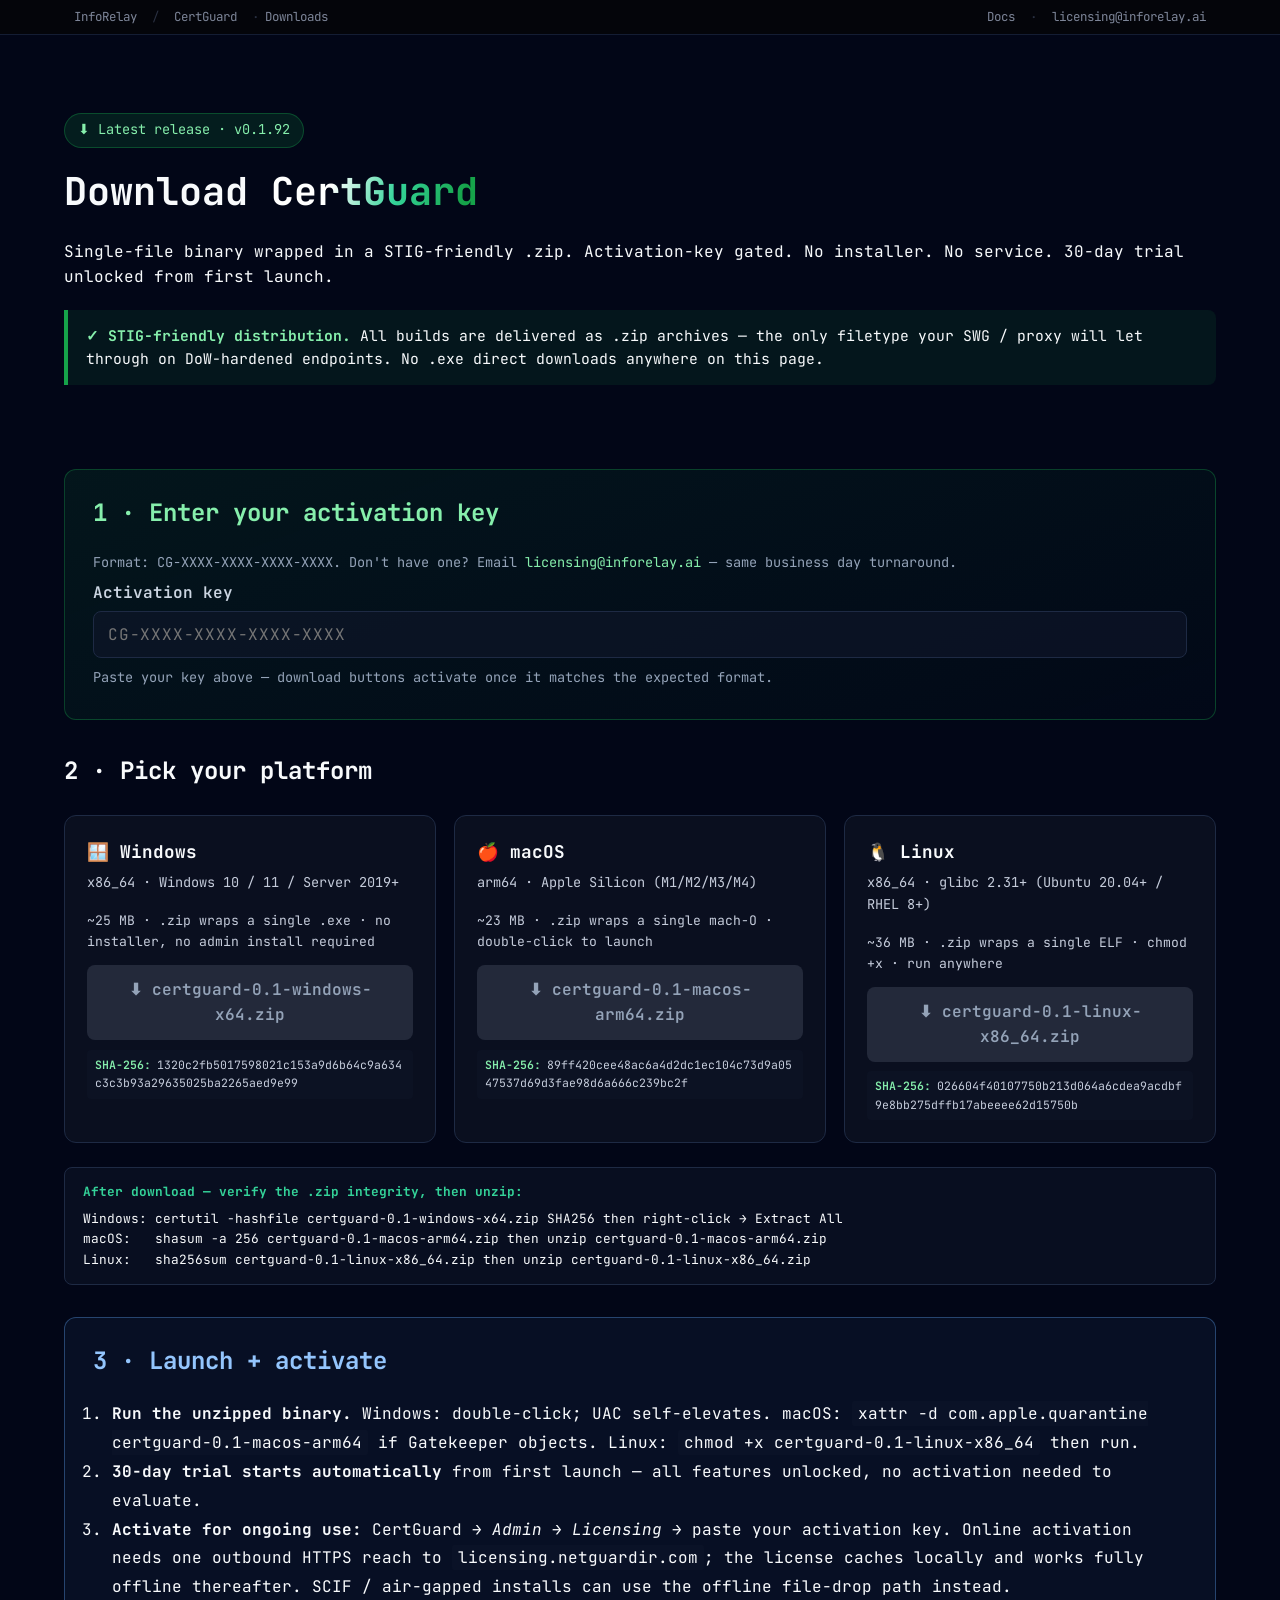
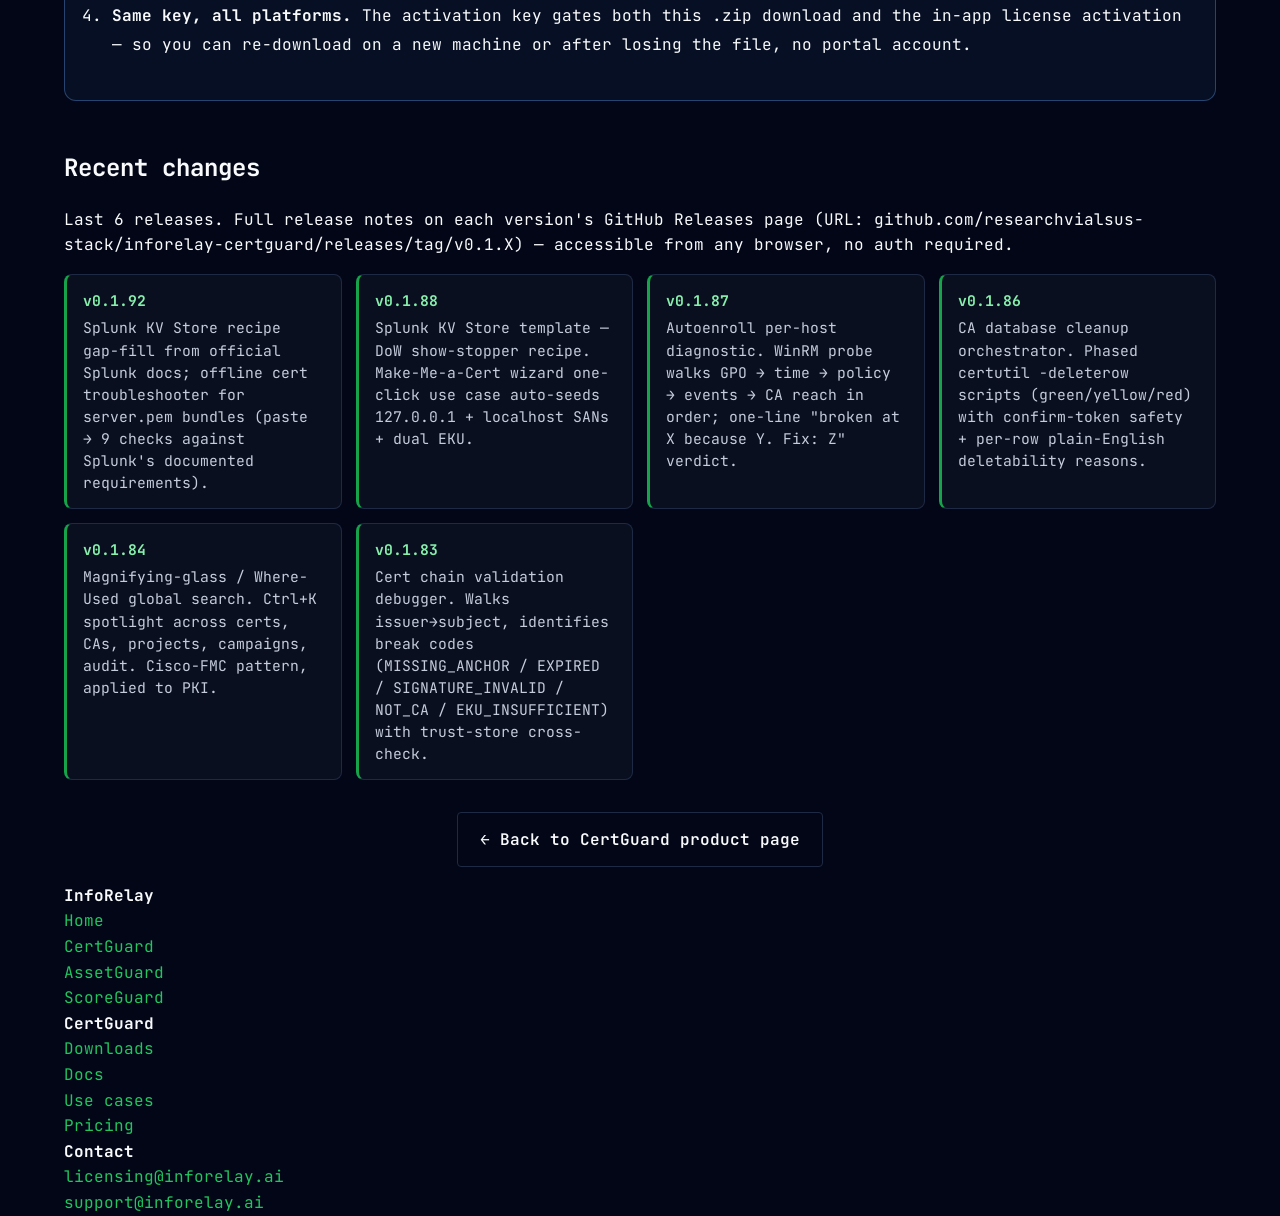
<file: downloads/certguard/index.html>
<!doctype html>
<html lang="en">
<head>
<meta charset="utf-8">
<meta name="viewport" content="width=device-width, initial-scale=1">
<title>Download CertGuard — InfoRelay</title>
<meta name="description" content="Latest CertGuard release. .zip downloads for STIG-friendly environments. Activation key required; 30-day trial included.">
<link rel="icon" href="/assets/logo.svg" type="image/svg+xml">
<link rel="stylesheet" href="https://fonts.googleapis.com/css2?family=JetBrains+Mono:wght@400;500;600;700;800&display=swap">
<link rel="stylesheet" href="/assets/styles.css">
<style>
  :root {
    --cg-accent: #16a34a;
    --cg-accent-soft: #34d399;
  }
  .dl-hero { padding: 64px 0 32px; }
  .dl-hero h1 { font-size: 2.4rem; margin: 0 0 8px; }
  .dl-hero .grad { background: linear-gradient(110deg, #fff 30%, #34d399 60%, #16a34a 90%); background-clip: text; -webkit-background-clip: text; color: transparent; }
  .ver-pill {
    display: inline-flex; align-items: center; gap: 0.5rem;
    padding: 0.35rem 0.8rem; border-radius: 999px;
    background: rgba(22,163,74,0.15); color: #86efac;
    font-family: var(--font-mono); font-size: 0.85rem;
    border: 1px solid rgba(22,163,74,0.35);
  }
  .key-form {
    background: linear-gradient(160deg, rgba(22,163,74,0.10), rgba(20,83,45,0.04));
    border: 1px solid rgba(22,163,74,0.35); border-radius: 12px;
    padding: 24px 28px; margin: 32px 0;
  }
  .key-form h2 { color: #86efac; margin-top: 0; }
  .key-form label { display: block; font-weight: 600; margin: 0.4rem 0 0.3rem; color: #cbd5e1; }
  .key-form input[type=text] {
    width: 100%; padding: 12px 14px;
    background: rgba(15,23,42,0.6); color: #fff;
    border: 1px solid var(--line); border-radius: 8px;
    font-family: var(--font-mono); font-size: 1rem;
    letter-spacing: 0.05em;
  }
  .key-form .hint { color: #94a3b8; font-size: 0.85rem; margin: 0.4rem 0; }
  .platform-grid { display: grid; grid-template-columns: repeat(auto-fit,minmax(280px,1fr)); gap: 18px; margin: 24px 0; }
  .platform-card {
    background: var(--bg-soft);
    border: 1px solid var(--line); border-radius: 12px;
    padding: 22px; transition: border-color 0.2s, transform 0.2s;
  }
  .platform-card:hover { border-color: rgba(22,163,74,0.45); transform: translateY(-2px); }
  .platform-card .os { display: flex; align-items: center; gap: 0.5rem; font-weight: 700; font-size: 1.1rem; margin-bottom: 0.4rem; }
  .platform-card .arch { color: var(--fg-soft); font-size: 0.85rem; font-family: var(--font-mono); margin-bottom: 1rem; }
  .platform-card .size { color: var(--fg-soft); font-size: 0.82rem; margin-bottom: 0.8rem; }
  .platform-card .dl-btn {
    display: block; text-align: center; padding: 12px;
    background: linear-gradient(135deg, #16a34a, #166534); color: #fff;
    border-radius: 8px; text-decoration: none; font-weight: 600;
    margin-bottom: 0.6rem;
    box-shadow: 0 4px 14px rgba(22,163,74,0.25);
  }
  .platform-card .dl-btn:hover { box-shadow: 0 6px 22px rgba(22,163,74,0.4); }
  .platform-card .dl-btn[disabled],
  .platform-card .dl-btn.disabled {
    background: rgba(148,163,184,0.18); color: #94a3b8;
    cursor: not-allowed; box-shadow: none;
  }
  .platform-card .sha-row {
    font-family: var(--font-mono); font-size: 0.72rem;
    color: var(--fg-soft); word-break: break-all;
    background: rgba(15,23,42,0.4); padding: 6px 8px; border-radius: 4px;
  }
  .platform-card .sha-label { color: #86efac; font-weight: 600; margin-right: 0.4rem; }
  .activation-box {
    background: rgba(96,165,250,0.06);
    border: 1px solid rgba(96,165,250,0.35); border-radius: 12px;
    padding: 24px 28px; margin: 32px 0;
  }
  .activation-box h2 { color: #93c5fd; margin-top: 0; }
  .activation-box ol { line-height: 1.8; padding-left: 1.2rem; }
  .activation-box code { background: rgba(15,23,42,0.5); padding: 2px 6px; border-radius: 3px; }
  .stig-banner {
    background: rgba(22,163,74,0.10);
    border-left: 4px solid #16a34a;
    padding: 14px 18px; border-radius: 0 8px 8px 0;
    margin: 20px 0;
    font-size: 0.92rem;
  }
  .stig-banner strong { color: #86efac; }
  .changelog-list {
    list-style: none; padding: 0; margin: 0;
    display: grid; grid-template-columns: repeat(auto-fit,minmax(260px,1fr)); gap: 14px;
  }
  .changelog-list li {
    background: var(--bg-soft); border: 1px solid var(--line);
    border-left: 3px solid var(--cg-accent);
    border-radius: 8px; padding: 14px 16px;
  }
  .changelog-list .v { font-family: var(--font-mono); color: #86efac; font-weight: 700; font-size: 0.92rem; margin-bottom: 0.3rem; }
  .changelog-list .what { font-size: 0.92rem; color: var(--fg-soft); line-height: 1.5; }
  .verify-box {
    background: rgba(15,23,42,0.5); border: 1px solid var(--line);
    border-radius: 8px; padding: 14px 18px; margin: 20px 0;
    font-family: var(--font-mono); font-size: 0.8rem;
  }
  .verify-box .lbl { color: var(--cg-accent-soft); font-weight: 700; }
</style>
  <link rel="canonical" href="https://netguardir.com/downloads/certguard/" />
</head>
<body class="cg">

<!-- Utility bar -->
<div class="utilbar">
  <div class="wrap">
    <div class="util-left">
      <a href="/">InfoRelay</a><span class="sep">/</span>
      <a href="/certguard/">CertGuard</a><span class="sep">·</span>
      <span>Downloads</span>
    </div>
    <div class="util-right">
      <a href="/docs/user-guide.html">Docs</a>
      <span class="sep">·</span>
      <a href="mailto:licensing@inforelay.ai">licensing@inforelay.ai</a>
    </div>
  </div>
</div>

<!-- Hero -->
<section class="dl-hero">
  <div class="wrap">
    <p class="ver-pill">⬇ Latest release · v0.1.92</p>
    <h1>Download <span class="grad">CertGuard</span></h1>
    <p class="lede">
      Single-file binary wrapped in a STIG-friendly <code>.zip</code>.
      Activation-key gated. No installer. No service. 30-day trial unlocked
      from first launch.
    </p>

    <div class="stig-banner">
      <strong>✓ STIG-friendly distribution.</strong> All builds are delivered as <code>.zip</code> archives — the only filetype your SWG / proxy will let through on DoW-hardened endpoints. No <code>.exe</code> direct downloads anywhere on this page.
    </div>
  </div>
</section>

<!-- Activation key form + per-platform buttons -->
<section>
  <div class="wrap">

    <div class="key-form">
      <h2>1 · Enter your activation key</h2>
      <p class="hint">Format: <code>CG-XXXX-XXXX-XXXX-XXXX</code>. Don't have one? Email <a href="mailto:licensing@inforelay.ai?subject=CertGuard%20activation%20request&amp;body=Org%3A%20%0AContact%3A%20%0APlatform%20(Win%2FMac%2FLinux)%3A%20%0ATier%20(Solo%2FTeam%2FSite)%3A%20" style="color:#86efac;">licensing@inforelay.ai</a> — same business day turnaround.</p>
      <label for="cg-key">Activation key</label>
      <input id="cg-key" type="text" placeholder="CG-XXXX-XXXX-XXXX-XXXX"
             autocomplete="off" spellcheck="false"
             oninput="updateDownloadButtons()">
      <p class="hint" id="key-status" style="margin-top:0.6rem;">Paste your key above — download buttons activate once it matches the expected format.</p>
    </div>

    <h2 style="margin-top:32px;">2 · Pick your platform</h2>
    <div class="platform-grid">

      <!-- Windows -->
      <div class="platform-card">
        <div class="os">🪟 Windows</div>
        <div class="arch">x86_64 · Windows 10 / 11 / Server 2019+</div>
        <div class="size">~25 MB · .zip wraps a single .exe · no installer, no admin install required</div>
        <a class="dl-btn disabled" data-platform="windows" data-base-href="https://licensing.netguardir.com/v1/download/windows" href="#" onclick="return guardClick(this)">
          ⬇ certguard-0.1-windows-x64.zip
        </a>
        <div class="sha-row">
          <span class="sha-label">SHA-256:</span>1320c2fb5017598021c153a9d6b64c9a634c3c3b93a29635025ba2265aed9e99
        </div>
      </div>

      <!-- macOS -->
      <div class="platform-card">
        <div class="os">🍎 macOS</div>
        <div class="arch">arm64 · Apple Silicon (M1/M2/M3/M4)</div>
        <div class="size">~23 MB · .zip wraps a single mach-O · double-click to launch</div>
        <a class="dl-btn disabled" data-platform="macos" data-base-href="https://licensing.netguardir.com/v1/download/macos" href="#" onclick="return guardClick(this)">
          ⬇ certguard-0.1-macos-arm64.zip
        </a>
        <div class="sha-row">
          <span class="sha-label">SHA-256:</span>89ff420cee48ac6a4d2dc1ec104c73d9a0547537d69d3fae98d6a666c239bc2f
        </div>
      </div>

      <!-- Linux -->
      <div class="platform-card">
        <div class="os">🐧 Linux</div>
        <div class="arch">x86_64 · glibc 2.31+ (Ubuntu 20.04+ / RHEL 8+)</div>
        <div class="size">~36 MB · .zip wraps a single ELF · chmod +x · run anywhere</div>
        <a class="dl-btn disabled" data-platform="linux" data-base-href="https://licensing.netguardir.com/v1/download/linux" href="#" onclick="return guardClick(this)">
          ⬇ certguard-0.1-linux-x86_64.zip
        </a>
        <div class="sha-row">
          <span class="sha-label">SHA-256:</span>026604f40107750b213d064a6cdea9acdbf9e8bb275dffb17abeeee62d15750b
        </div>
      </div>

    </div>

    <!-- Verify after download -->
    <div class="verify-box">
      <div class="lbl">After download — verify the .zip integrity, then unzip:</div>
      <div style="margin-top: 6px;">
        Windows: <code>certutil -hashfile certguard-0.1-windows-x64.zip SHA256</code> then right-click → Extract All<br>
        macOS:&nbsp;&nbsp; <code>shasum -a 256 certguard-0.1-macos-arm64.zip</code> then <code>unzip certguard-0.1-macos-arm64.zip</code><br>
        Linux:&nbsp;&nbsp; <code>sha256sum certguard-0.1-linux-x86_64.zip</code> then <code>unzip certguard-0.1-linux-x86_64.zip</code>
      </div>
    </div>

    <!-- Activation steps -->
    <div class="activation-box">
      <h2>3 · Launch + activate</h2>
      <ol>
        <li><strong>Run the unzipped binary.</strong> Windows: double-click; UAC self-elevates. macOS: <code>xattr -d com.apple.quarantine certguard-0.1-macos-arm64</code> if Gatekeeper objects. Linux: <code>chmod +x certguard-0.1-linux-x86_64</code> then run.</li>
        <li><strong>30-day trial starts automatically</strong> from first launch — all features unlocked, no activation needed to evaluate.</li>
        <li><strong>Activate for ongoing use:</strong> CertGuard → <em>Admin → Licensing</em> → paste your activation key. Online activation needs one outbound HTTPS reach to <code>licensing.netguardir.com</code>; the license caches locally and works fully offline thereafter. SCIF / air-gapped installs can use the offline file-drop path instead.</li>
        <li><strong>Same key, all platforms.</strong> The activation key gates both this .zip download and the in-app license activation — so you can re-download on a new machine or after losing the file, no portal account.</li>
      </ol>
    </div>

    <!-- Recent changes -->
    <h2 style="margin-top:48px;">Recent changes</h2>
    <p class="lede" style="margin-top:0.5rem;">Last 6 releases. Full release notes on each version's GitHub Releases page (URL: <code>github.com/researchvialsus-stack/inforelay-certguard/releases/tag/v0.1.X</code>) — accessible from any browser, no auth required.</p>
    <ul class="changelog-list">
      <li>
        <div class="v">v0.1.92</div>
        <div class="what">Splunk KV Store recipe gap-fill from official Splunk docs; offline cert troubleshooter for <code>server.pem</code> bundles (paste → 9 checks against Splunk's documented requirements).</div>
      </li>
      <li>
        <div class="v">v0.1.88</div>
        <div class="what">Splunk KV Store template — DoW show-stopper recipe. Make-Me-a-Cert wizard one-click use case auto-seeds 127.0.0.1 + localhost SANs + dual EKU.</div>
      </li>
      <li>
        <div class="v">v0.1.87</div>
        <div class="what">Autoenroll per-host diagnostic. WinRM probe walks GPO → time → policy → events → CA reach in order; one-line "broken at X because Y. Fix: Z" verdict.</div>
      </li>
      <li>
        <div class="v">v0.1.86</div>
        <div class="what">CA database cleanup orchestrator. Phased certutil -deleterow scripts (green/yellow/red) with confirm-token safety + per-row plain-English deletability reasons.</div>
      </li>
      <li>
        <div class="v">v0.1.84</div>
        <div class="what">Magnifying-glass / Where-Used global search. Ctrl+K spotlight across certs, CAs, projects, campaigns, audit. Cisco-FMC pattern, applied to PKI.</div>
      </li>
      <li>
        <div class="v">v0.1.83</div>
        <div class="what">Cert chain validation debugger. Walks issuer→subject, identifies break codes (MISSING_ANCHOR / EXPIRED / SIGNATURE_INVALID / NOT_CA / EKU_INSUFFICIENT) with trust-store cross-check.</div>
      </li>
    </ul>

    <p style="margin-top:32px;text-align:center;">
      <a href="/certguard/" class="btn btn-ghost">← Back to CertGuard product page</a>
    </p>

  </div>
</section>

<footer class="footer">
  <div class="wrap">
    <div class="footer-cols">
      <div>
        <strong>InfoRelay</strong><br>
        <a href="/">Home</a><br>
        <a href="/certguard/">CertGuard</a><br>
        <a href="/assetguard/">AssetGuard</a><br>
        <a href="/scoreguard/">ScoreGuard</a>
      </div>
      <div>
        <strong>CertGuard</strong><br>
        <a href="/downloads/certguard/">Downloads</a><br>
        <a href="/docs/user-guide.html">Docs</a><br>
        <a href="/certguard/#usecases">Use cases</a><br>
        <a href="/certguard/#download">Pricing</a>
      </div>
      <div>
        <strong>Contact</strong><br>
        <a href="mailto:licensing@inforelay.ai">licensing@inforelay.ai</a><br>
        <a href="mailto:support@inforelay.ai">support@inforelay.ai</a>
      </div>
    </div>
  </div>
</footer>

<script>
// Activation-key validator + button enabler.
// Format: CG-XXXX-XXXX-XXXX-XXXX (uppercase alphanumeric)
const KEY_RE = /^CG-[A-Z0-9]{4}-[A-Z0-9]{4}-[A-Z0-9]{4}-[A-Z0-9]{4}$/;

function getKey() {
  return (document.getElementById('cg-key').value || '').trim().toUpperCase();
}

function updateDownloadButtons() {
  const key = getKey();
  const status = document.getElementById('key-status');
  const valid = KEY_RE.test(key);
  document.querySelectorAll('.dl-btn').forEach(btn => {
    if (valid) {
      btn.classList.remove('disabled');
      const base = btn.getAttribute('data-base-href');
      btn.href = base + '?key=' + encodeURIComponent(key);
    } else {
      btn.classList.add('disabled');
      btn.href = '#';
    }
  });
  if (!key) {
    status.textContent = 'Paste your key above — download buttons activate once it matches the expected format.';
    status.style.color = '#94a3b8';
  } else if (valid) {
    status.textContent = '✓ Key format valid — click your platform below to download.';
    status.style.color = '#86efac';
  } else {
    status.textContent = 'Key format must match CG-XXXX-XXXX-XXXX-XXXX (uppercase letters + digits).';
    status.style.color = '#fcd34d';
  }
}

function guardClick(el) {
  if (el.classList.contains('disabled')) {
    alert('Enter your activation key above first. Format: CG-XXXX-XXXX-XXXX-XXXX. Email licensing@inforelay.ai if you don\'t have one.');
    document.getElementById('cg-key').focus();
    return false;
  }
  return true; // allow navigation
}

// Pre-fill key from ?key= query param so post-purchase emails can include
// a one-click link to this page with the key pre-loaded.
(function() {
  const params = new URLSearchParams(window.location.search);
  const prefill = params.get('key');
  if (prefill) {
    document.getElementById('cg-key').value = prefill.toUpperCase();
    updateDownloadButtons();
  }
})();
</script>

</body>
</html>
</file>
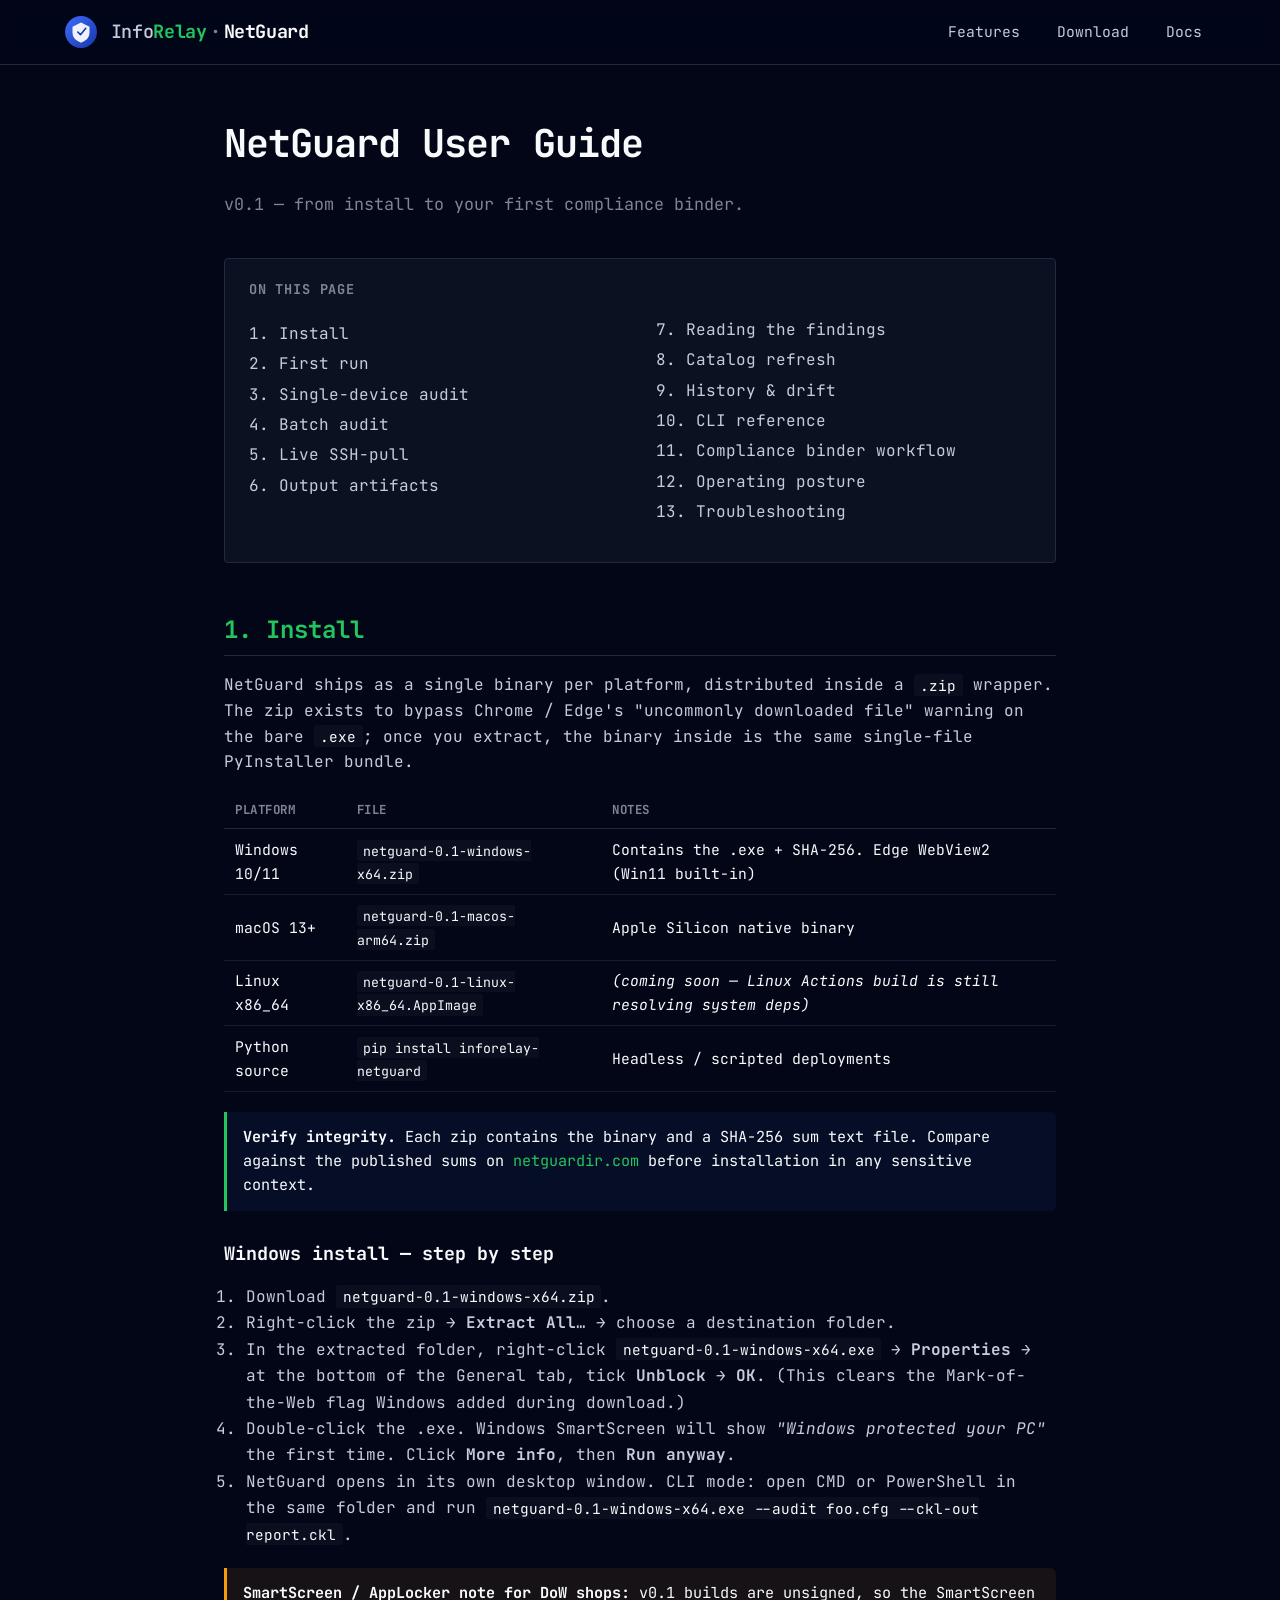
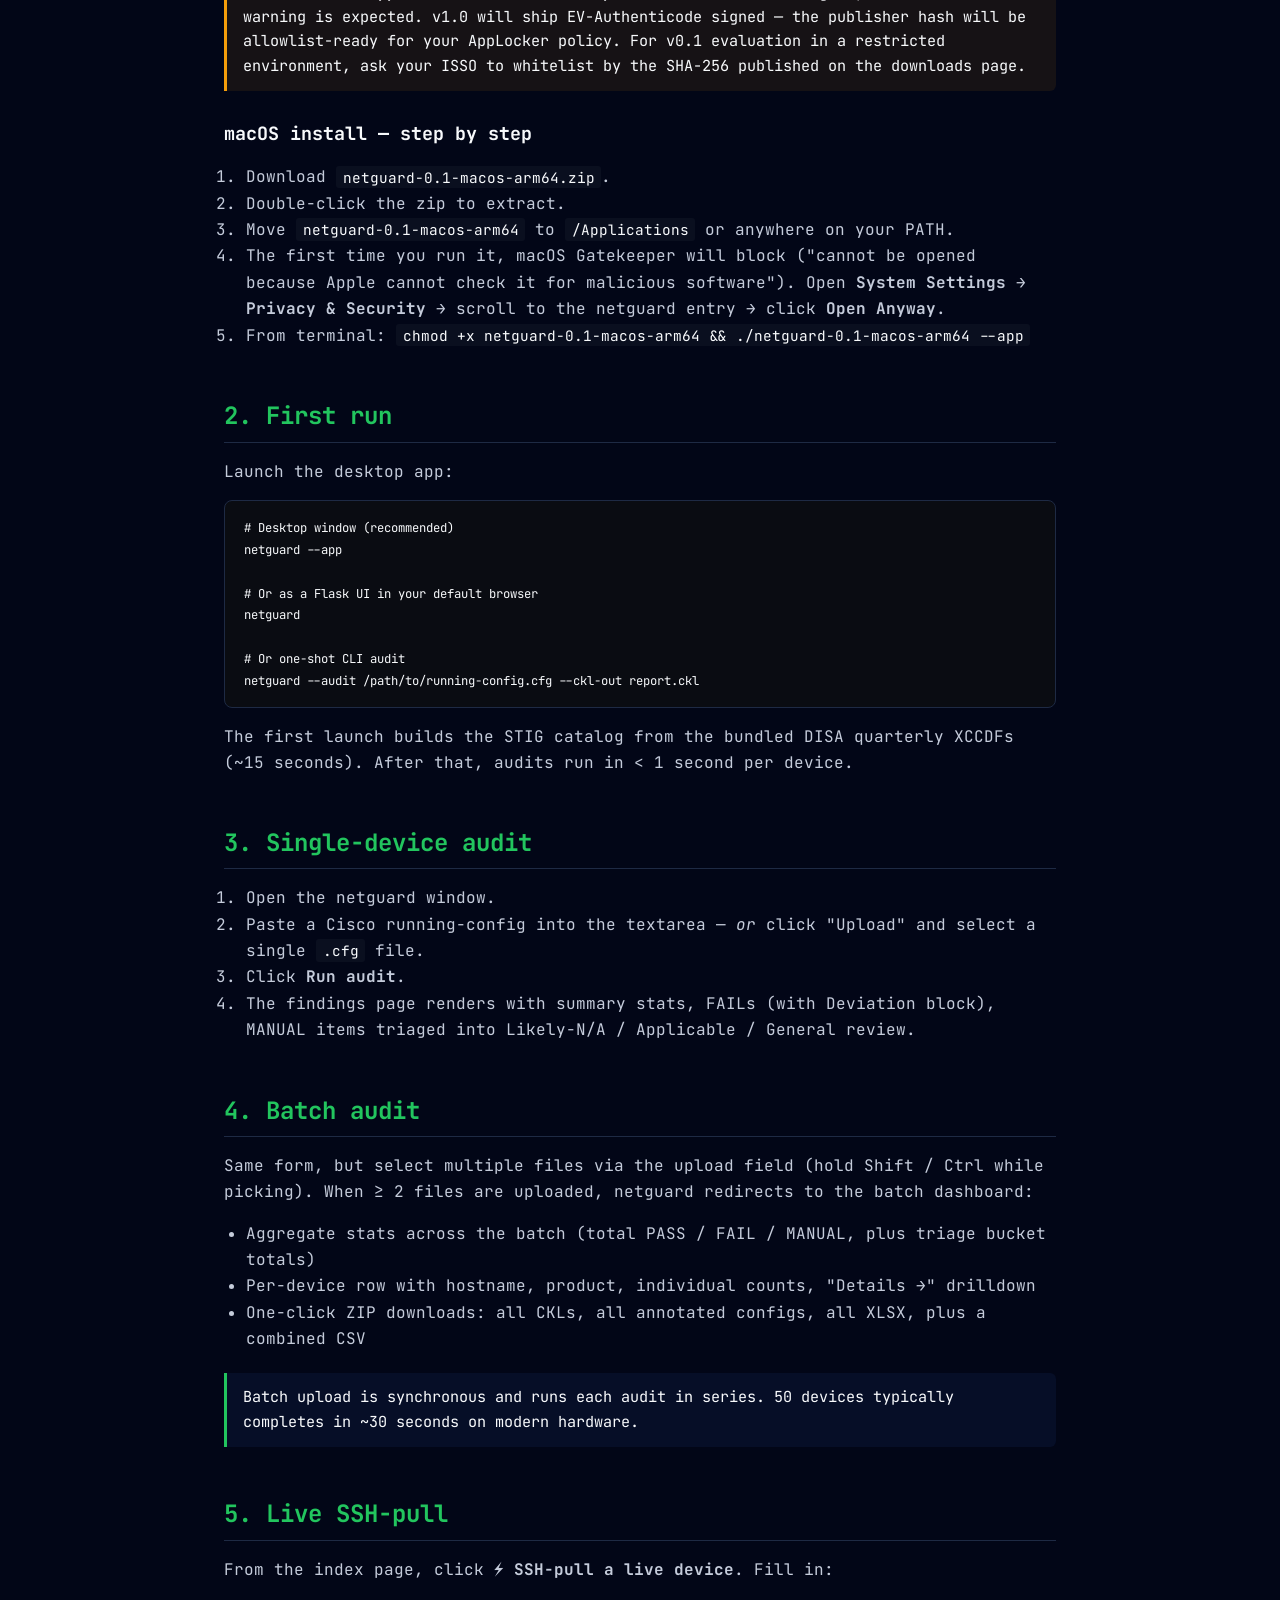
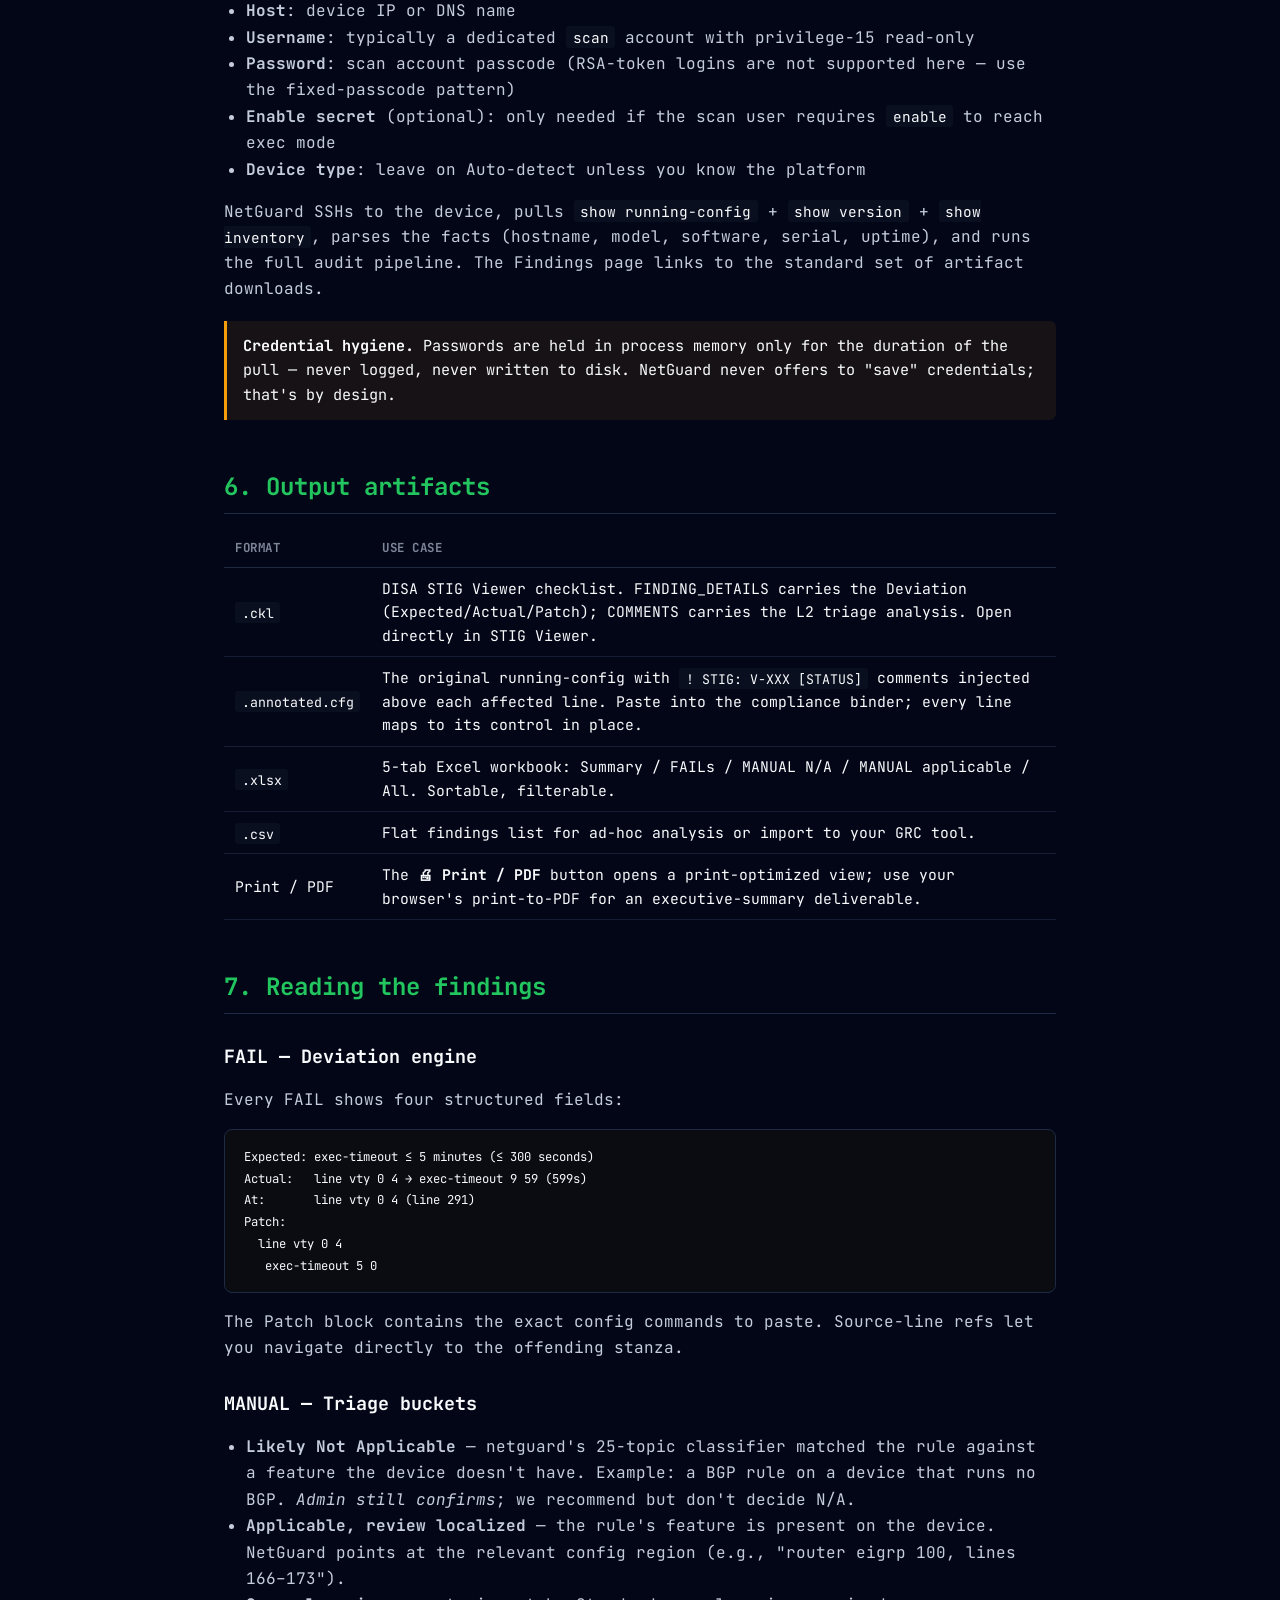
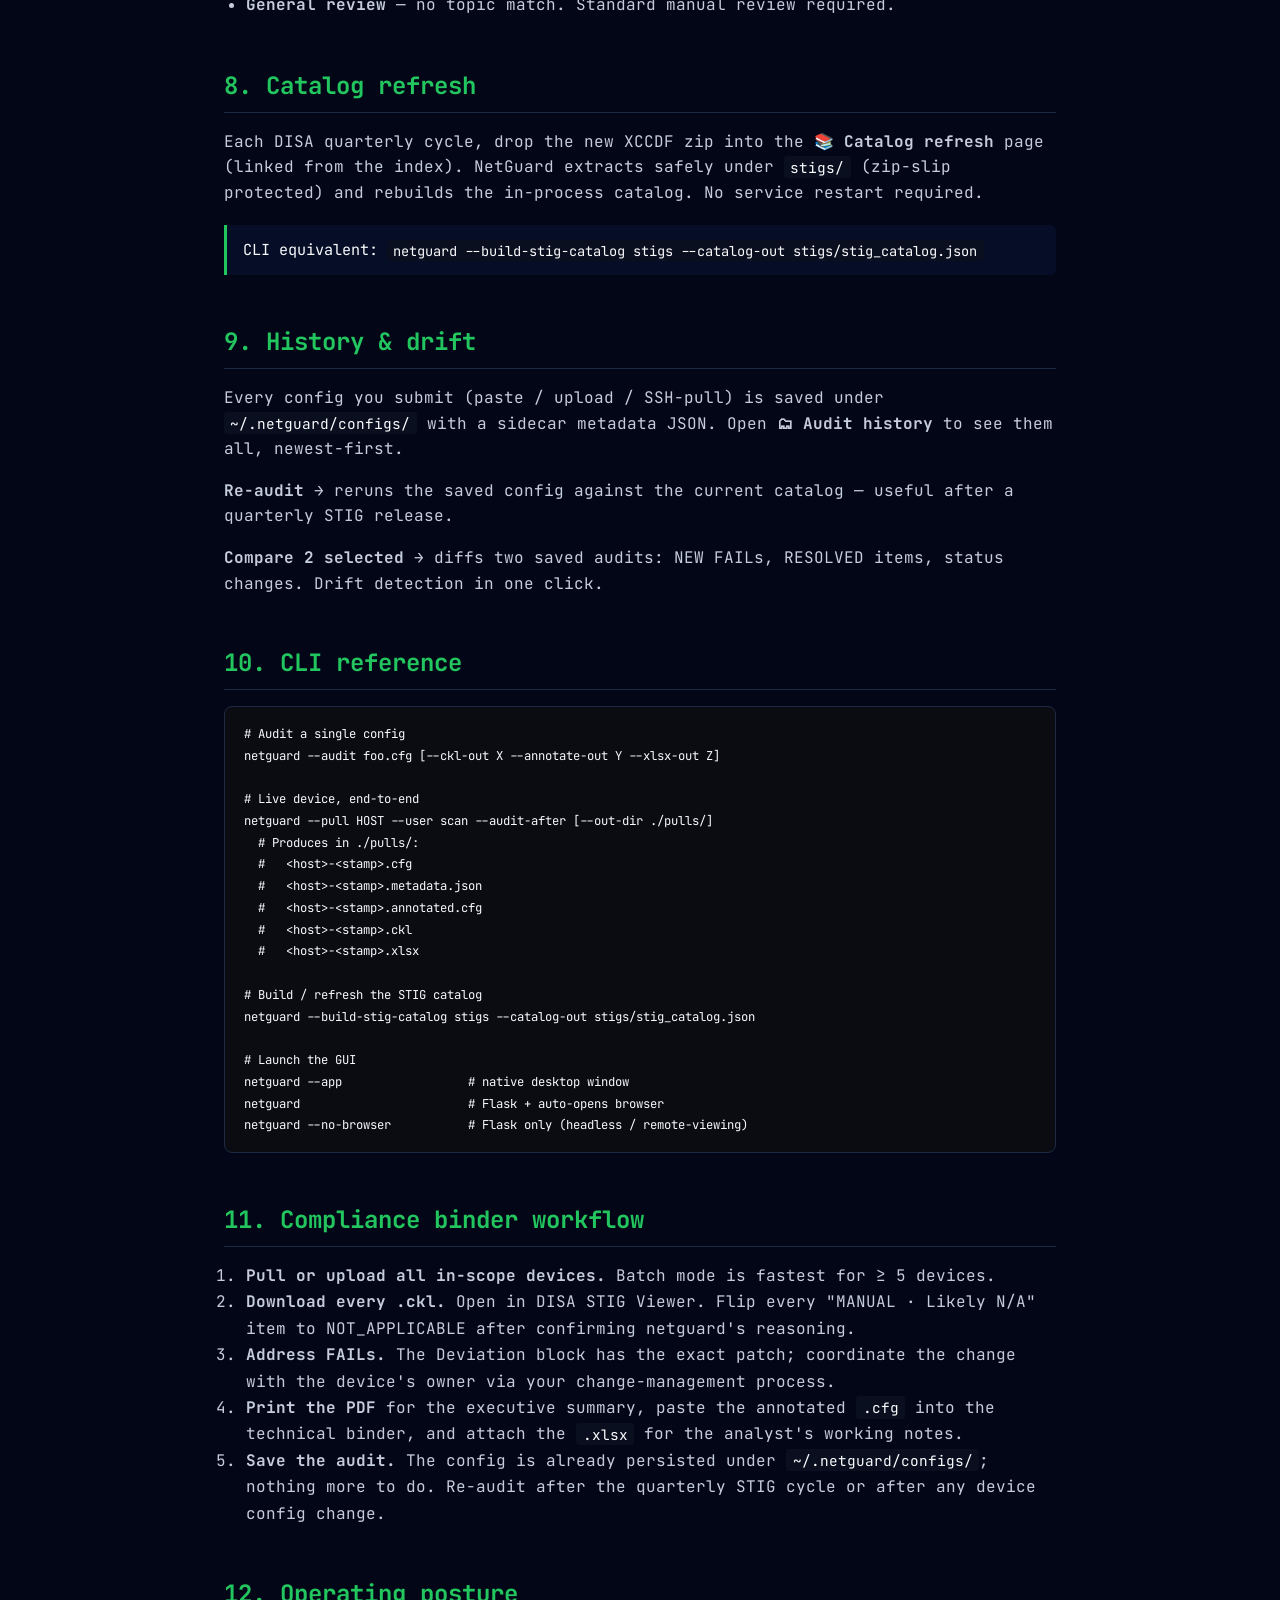
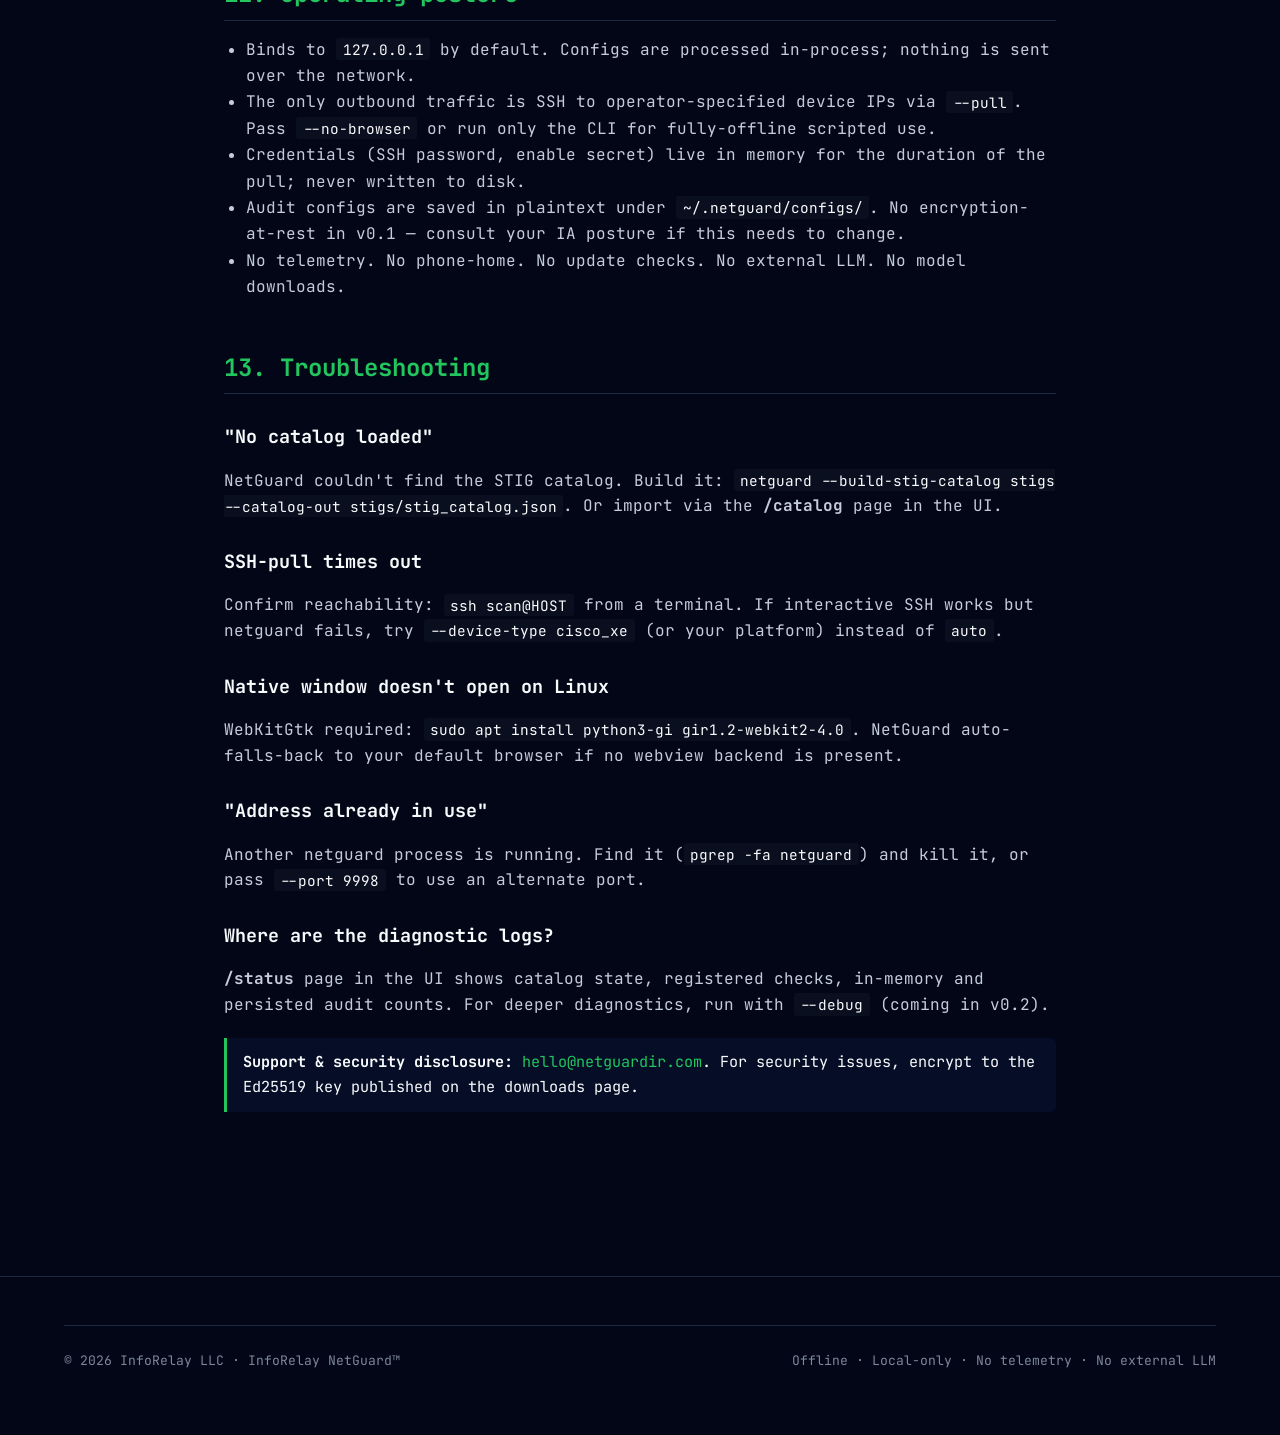
<file: docs/user-guide.html>
<!doctype html>
<html lang="en">
<head>
<meta charset="utf-8">
<meta name="viewport" content="width=device-width, initial-scale=1">
<title>NetGuard User Guide — InfoRelay</title>
<link rel="icon" href="../assets/logo.svg" type="image/svg+xml">
<link rel="stylesheet" href="https://fonts.googleapis.com/css2?family=JetBrains+Mono:wght@400;500;600;700;800&display=swap">
<link rel="stylesheet" href="../assets/styles.css">
<style>
  main.doc { max-width: 880px; margin: 3rem auto; padding: 0 1.5rem 5rem; }
  main.doc h1 { font-family: var(--font-display); font-size: 2.4rem; letter-spacing: -0.025em; margin: 0 0 0.5rem; }
  main.doc .subtitle { color: var(--muted); margin-bottom: 2.5rem; font-size: 1.05rem; }
  main.doc h2 { font-family: var(--font-display); font-size: 1.5rem; margin: 3rem 0 1rem; color: var(--brand); border-bottom: 1px solid var(--line); padding-bottom: 0.4rem; }
  main.doc h3 { font-family: var(--font-display); font-size: 1.15rem; margin: 1.75rem 0 0.5rem; }
  main.doc p, main.doc li { color: var(--fg-soft); }
  main.doc code { background: var(--bg-soft); color: var(--fg); padding: 0.1rem 0.4rem; border-radius: 3px; font-size: 0.9em; }
  main.doc pre { background: #0a0c12; border: 1px solid var(--line); border-radius: 8px; padding: 1rem 1.2rem; overflow-x: auto; font-size: 0.85rem; color: var(--fg); }
  main.doc pre code { background: transparent; padding: 0; color: inherit; }
  main.doc ul, main.doc ol { padding-left: 1.4rem; line-height: 1.65; }
  main.doc .toc { background: var(--card); border: 1px solid var(--line); border-radius: var(--radius); padding: 1.25rem 1.5rem; margin: 1.5rem 0 2.5rem; }
  main.doc .toc h4 { margin: 0 0 0.6rem; font-family: var(--font-display); font-size: 0.85rem; letter-spacing: 0.06em; text-transform: uppercase; color: var(--muted); }
  main.doc .toc ul { columns: 2; column-gap: 2rem; padding-left: 0; list-style: none; }
  main.doc .toc li { margin: 0.25rem 0; }
  main.doc .toc a { color: var(--fg-soft); }
  main.doc table { width: 100%; border-collapse: collapse; margin: 1rem 0; font-size: 0.92rem; }
  main.doc th, main.doc td { padding: 0.55rem 0.7rem; text-align: left; border-bottom: 1px solid var(--line-soft); }
  main.doc th { color: var(--muted); font-size: 0.78rem; text-transform: uppercase; letter-spacing: 0.04em; border-bottom-color: var(--line); }
  .callout { background: rgba(61, 108, 255, 0.07); border-left: 3px solid var(--brand); padding: 0.8rem 1rem; border-radius: 0 6px 6px 0; margin: 1.25rem 0; font-size: 0.95rem; }
  .callout strong { color: var(--fg); }
  .callout.warn { background: rgba(245, 158, 11, 0.08); border-left-color: var(--warn); }
</style>
  <link rel="canonical" href="https://netguardir.com/docs/user-guide" />
</head>
<body>

<header class="site">
  <div class="wrap">
    <a href="../" class="brand">
      <span class="brand-mark">
        <svg viewBox="0 0 64 64" aria-hidden="true">
          <defs><linearGradient id="ng-doc-grad" x1="0%" y1="0%" x2="100%" y2="100%"><stop offset="0%" stop-color="#3d6cff"/><stop offset="100%" stop-color="#1737a8"/></linearGradient></defs>
          <circle cx="32" cy="32" r="30" fill="url(#ng-doc-grad)"/>
          <path d="M 32 14 L 48 22 V 34 Q 48 46 32 52 Q 16 46 16 34 V 22 Z" fill="#fff" opacity="0.92"/>
          <path d="M 26 32 l 5 5 l 10 -12" fill="none" stroke="#1737a8" stroke-width="3" stroke-linecap="round" stroke-linejoin="round"/>
        </svg>
      </span>
      <span class="brand-word"><span class="info">Info</span><span class="relay">Relay</span><span class="dot">·</span>NetGuard</span>
    </a>
    <nav class="primary">
      <a href="../#features">Features</a>
      <a href="../#download">Download</a>
      <a href="user-guide.html">Docs</a>
    </nav>
  </div>
</header>

<main class="doc">
  <h1>NetGuard User Guide</h1>
  <p class="subtitle">v0.1 — from install to your first compliance binder.</p>

  <div class="toc">
    <h4>On this page</h4>
    <ul>
      <li><a href="#install">1. Install</a></li>
      <li><a href="#first-run">2. First run</a></li>
      <li><a href="#single">3. Single-device audit</a></li>
      <li><a href="#batch">4. Batch audit</a></li>
      <li><a href="#ssh">5. Live SSH-pull</a></li>
      <li><a href="#outputs">6. Output artifacts</a></li>
      <li><a href="#triage">7. Reading the findings</a></li>
      <li><a href="#catalog">8. Catalog refresh</a></li>
      <li><a href="#history">9. History &amp; drift</a></li>
      <li><a href="#cli">10. CLI reference</a></li>
      <li><a href="#binder">11. Compliance binder workflow</a></li>
      <li><a href="#posture">12. Operating posture</a></li>
      <li><a href="#troubleshooting">13. Troubleshooting</a></li>
    </ul>
  </div>

  <h2 id="install">1. Install</h2>
  <p>NetGuard ships as a single binary per platform, distributed inside a <code>.zip</code> wrapper. The zip exists to bypass Chrome / Edge's "uncommonly downloaded file" warning on the bare <code>.exe</code>; once you extract, the binary inside is the same single-file PyInstaller bundle.</p>
  <table>
    <thead><tr><th>Platform</th><th>File</th><th>Notes</th></tr></thead>
    <tbody>
      <tr><td>Windows 10/11</td><td><code>netguard-0.1-windows-x64.zip</code></td><td>Contains the .exe + SHA-256. Edge WebView2 (Win11 built-in)</td></tr>
      <tr><td>macOS 13+</td><td><code>netguard-0.1-macos-arm64.zip</code></td><td>Apple Silicon native binary</td></tr>
      <tr><td>Linux x86_64</td><td><code>netguard-0.1-linux-x86_64.AppImage</code></td><td><em>(coming soon — Linux Actions build is still resolving system deps)</em></td></tr>
      <tr><td>Python source</td><td><code>pip install inforelay-netguard</code></td><td>Headless / scripted deployments</td></tr>
    </tbody>
  </table>
  <div class="callout">
    <strong>Verify integrity.</strong> Each zip contains the binary and a SHA-256 sum text file. Compare against the published sums on <a href="../#download">netguardir.com</a> before installation in any sensitive context.
  </div>

  <h3>Windows install — step by step</h3>
  <ol>
    <li>Download <code>netguard-0.1-windows-x64.zip</code>.</li>
    <li>Right-click the zip → <strong>Extract All…</strong> → choose a destination folder.</li>
    <li>In the extracted folder, right-click <code>netguard-0.1-windows-x64.exe</code> → <strong>Properties</strong> → at the bottom of the General tab, tick <strong>Unblock</strong> → <strong>OK</strong>. (This clears the Mark-of-the-Web flag Windows added during download.)</li>
    <li>Double-click the .exe. Windows SmartScreen will show <em>"Windows protected your PC"</em> the first time. Click <strong>More info</strong>, then <strong>Run anyway</strong>.</li>
    <li>NetGuard opens in its own desktop window. CLI mode: open CMD or PowerShell in the same folder and run <code>netguard-0.1-windows-x64.exe --audit foo.cfg --ckl-out report.ckl</code>.</li>
  </ol>
  <div class="callout warn">
    <strong>SmartScreen / AppLocker note for DoW shops:</strong> v0.1 builds are unsigned, so the SmartScreen warning is expected. v1.0 will ship EV-Authenticode signed — the publisher hash will be allowlist-ready for your AppLocker policy. For v0.1 evaluation in a restricted environment, ask your ISSO to whitelist by the SHA-256 published on the downloads page.
  </div>

  <h3>macOS install — step by step</h3>
  <ol>
    <li>Download <code>netguard-0.1-macos-arm64.zip</code>.</li>
    <li>Double-click the zip to extract.</li>
    <li>Move <code>netguard-0.1-macos-arm64</code> to <code>/Applications</code> or anywhere on your PATH.</li>
    <li>The first time you run it, macOS Gatekeeper will block ("cannot be opened because Apple cannot check it for malicious software"). Open <strong>System Settings → Privacy &amp; Security</strong> → scroll to the netguard entry → click <strong>Open Anyway</strong>.</li>
    <li>From terminal: <code>chmod +x netguard-0.1-macos-arm64 &amp;&amp; ./netguard-0.1-macos-arm64 --app</code></li>
  </ol>

  <h2 id="first-run">2. First run</h2>
  <p>Launch the desktop app:</p>
  <pre><code># Desktop window (recommended)
netguard --app

# Or as a Flask UI in your default browser
netguard

# Or one-shot CLI audit
netguard --audit /path/to/running-config.cfg --ckl-out report.ckl</code></pre>

  <p>The first launch builds the STIG catalog from the bundled DISA quarterly XCCDFs (~15 seconds). After that, audits run in &lt; 1 second per device.</p>

  <h2 id="single">3. Single-device audit</h2>
  <ol>
    <li>Open the netguard window.</li>
    <li>Paste a Cisco running-config into the textarea — <em>or</em> click "Upload" and select a single <code>.cfg</code> file.</li>
    <li>Click <strong>Run audit</strong>.</li>
    <li>The findings page renders with summary stats, FAILs (with Deviation block), MANUAL items triaged into Likely-N/A / Applicable / General review.</li>
  </ol>

  <h2 id="batch">4. Batch audit</h2>
  <p>Same form, but select multiple files via the upload field (hold Shift / Ctrl while picking). When ≥ 2 files are uploaded, netguard redirects to the batch dashboard:</p>
  <ul>
    <li>Aggregate stats across the batch (total PASS / FAIL / MANUAL, plus triage bucket totals)</li>
    <li>Per-device row with hostname, product, individual counts, "Details →" drilldown</li>
    <li>One-click ZIP downloads: all CKLs, all annotated configs, all XLSX, plus a combined CSV</li>
  </ul>
  <div class="callout">Batch upload is synchronous and runs each audit in series. 50 devices typically completes in ~30 seconds on modern hardware.</div>

  <h2 id="ssh">5. Live SSH-pull</h2>
  <p>From the index page, click <strong>⚡ SSH-pull a live device</strong>. Fill in:</p>
  <ul>
    <li><strong>Host</strong>: device IP or DNS name</li>
    <li><strong>Username</strong>: typically a dedicated <code>scan</code> account with privilege-15 read-only</li>
    <li><strong>Password</strong>: scan account passcode (RSA-token logins are not supported here — use the fixed-passcode pattern)</li>
    <li><strong>Enable secret</strong> (optional): only needed if the scan user requires <code>enable</code> to reach exec mode</li>
    <li><strong>Device type</strong>: leave on Auto-detect unless you know the platform</li>
  </ul>
  <p>NetGuard SSHs to the device, pulls <code>show running-config</code> + <code>show version</code> + <code>show inventory</code>, parses the facts (hostname, model, software, serial, uptime), and runs the full audit pipeline. The Findings page links to the standard set of artifact downloads.</p>
  <div class="callout warn"><strong>Credential hygiene.</strong> Passwords are held in process memory only for the duration of the pull — never logged, never written to disk. NetGuard never offers to "save" credentials; that's by design.</div>

  <h2 id="outputs">6. Output artifacts</h2>
  <table>
    <thead><tr><th>Format</th><th>Use case</th></tr></thead>
    <tbody>
      <tr><td><code>.ckl</code></td><td>DISA STIG Viewer checklist. FINDING_DETAILS carries the Deviation (Expected/Actual/Patch); COMMENTS carries the L2 triage analysis. Open directly in STIG Viewer.</td></tr>
      <tr><td><code>.annotated.cfg</code></td><td>The original running-config with <code>! STIG: V-XXX [STATUS]</code> comments injected above each affected line. Paste into the compliance binder; every line maps to its control in place.</td></tr>
      <tr><td><code>.xlsx</code></td><td>5-tab Excel workbook: Summary / FAILs / MANUAL N/A / MANUAL applicable / All. Sortable, filterable.</td></tr>
      <tr><td><code>.csv</code></td><td>Flat findings list for ad-hoc analysis or import to your GRC tool.</td></tr>
      <tr><td>Print / PDF</td><td>The <strong>🖨 Print / PDF</strong> button opens a print-optimized view; use your browser's print-to-PDF for an executive-summary deliverable.</td></tr>
    </tbody>
  </table>

  <h2 id="triage">7. Reading the findings</h2>
  <h3>FAIL — Deviation engine</h3>
  <p>Every FAIL shows four structured fields:</p>
  <pre><code>Expected: exec-timeout ≤ 5 minutes (≤ 300 seconds)
Actual:   line vty 0 4 → exec-timeout 9 59 (599s)
At:       line vty 0 4 (line 291)
Patch:
  line vty 0 4
   exec-timeout 5 0</code></pre>
  <p>The Patch block contains the exact config commands to paste. Source-line refs let you navigate directly to the offending stanza.</p>

  <h3>MANUAL — Triage buckets</h3>
  <ul>
    <li><strong>Likely Not Applicable</strong> — netguard's 25-topic classifier matched the rule against a feature the device doesn't have. Example: a BGP rule on a device that runs no BGP. <em>Admin still confirms</em>; we recommend but don't decide N/A.</li>
    <li><strong>Applicable, review localized</strong> — the rule's feature is present on the device. NetGuard points at the relevant config region (e.g., "router eigrp 100, lines 166–173").</li>
    <li><strong>General review</strong> — no topic match. Standard manual review required.</li>
  </ul>

  <h2 id="catalog">8. Catalog refresh</h2>
  <p>Each DISA quarterly cycle, drop the new XCCDF zip into the <strong>📚 Catalog refresh</strong> page (linked from the index). NetGuard extracts safely under <code>stigs/</code> (zip-slip protected) and rebuilds the in-process catalog. No service restart required.</p>
  <div class="callout">CLI equivalent: <code>netguard --build-stig-catalog stigs --catalog-out stigs/stig_catalog.json</code></div>

  <h2 id="history">9. History &amp; drift</h2>
  <p>Every config you submit (paste / upload / SSH-pull) is saved under <code>~/.netguard/configs/</code> with a sidecar metadata JSON. Open <strong>🗂 Audit history</strong> to see them all, newest-first.</p>
  <p><strong>Re-audit →</strong> reruns the saved config against the current catalog — useful after a quarterly STIG release.</p>
  <p><strong>Compare 2 selected →</strong> diffs two saved audits: NEW FAILs, RESOLVED items, status changes. Drift detection in one click.</p>

  <h2 id="cli">10. CLI reference</h2>
  <pre><code># Audit a single config
netguard --audit foo.cfg [--ckl-out X --annotate-out Y --xlsx-out Z]

# Live device, end-to-end
netguard --pull HOST --user scan --audit-after [--out-dir ./pulls/]
  # Produces in ./pulls/:
  #   &lt;host&gt;-&lt;stamp&gt;.cfg
  #   &lt;host&gt;-&lt;stamp&gt;.metadata.json
  #   &lt;host&gt;-&lt;stamp&gt;.annotated.cfg
  #   &lt;host&gt;-&lt;stamp&gt;.ckl
  #   &lt;host&gt;-&lt;stamp&gt;.xlsx

# Build / refresh the STIG catalog
netguard --build-stig-catalog stigs --catalog-out stigs/stig_catalog.json

# Launch the GUI
netguard --app                  # native desktop window
netguard                        # Flask + auto-opens browser
netguard --no-browser           # Flask only (headless / remote-viewing)</code></pre>

  <h2 id="binder">11. Compliance binder workflow</h2>
  <ol>
    <li><strong>Pull or upload all in-scope devices.</strong> Batch mode is fastest for ≥ 5 devices.</li>
    <li><strong>Download every .ckl.</strong> Open in DISA STIG Viewer. Flip every "MANUAL · Likely N/A" item to NOT_APPLICABLE after confirming netguard's reasoning.</li>
    <li><strong>Address FAILs.</strong> The Deviation block has the exact patch; coordinate the change with the device's owner via your change-management process.</li>
    <li><strong>Print the PDF</strong> for the executive summary, paste the annotated <code>.cfg</code> into the technical binder, and attach the <code>.xlsx</code> for the analyst's working notes.</li>
    <li><strong>Save the audit.</strong> The config is already persisted under <code>~/.netguard/configs/</code>; nothing more to do. Re-audit after the quarterly STIG cycle or after any device config change.</li>
  </ol>

  <h2 id="posture">12. Operating posture</h2>
  <ul>
    <li>Binds to <code>127.0.0.1</code> by default. Configs are processed in-process; nothing is sent over the network.</li>
    <li>The only outbound traffic is SSH to operator-specified device IPs via <code>--pull</code>. Pass <code>--no-browser</code> or run only the CLI for fully-offline scripted use.</li>
    <li>Credentials (SSH password, enable secret) live in memory for the duration of the pull; never written to disk.</li>
    <li>Audit configs are saved in plaintext under <code>~/.netguard/configs/</code>. No encryption-at-rest in v0.1 — consult your IA posture if this needs to change.</li>
    <li>No telemetry. No phone-home. No update checks. No external LLM. No model downloads.</li>
  </ul>

  <h2 id="troubleshooting">13. Troubleshooting</h2>
  <h3>"No catalog loaded"</h3>
  <p>NetGuard couldn't find the STIG catalog. Build it: <code>netguard --build-stig-catalog stigs --catalog-out stigs/stig_catalog.json</code>. Or import via the <strong>/catalog</strong> page in the UI.</p>

  <h3>SSH-pull times out</h3>
  <p>Confirm reachability: <code>ssh scan@HOST</code> from a terminal. If interactive SSH works but netguard fails, try <code>--device-type cisco_xe</code> (or your platform) instead of <code>auto</code>.</p>

  <h3>Native window doesn't open on Linux</h3>
  <p>WebKitGtk required: <code>sudo apt install python3-gi gir1.2-webkit2-4.0</code>. NetGuard auto-falls-back to your default browser if no webview backend is present.</p>

  <h3>"Address already in use"</h3>
  <p>Another netguard process is running. Find it (<code>pgrep -fa netguard</code>) and kill it, or pass <code>--port 9998</code> to use an alternate port.</p>

  <h3>Where are the diagnostic logs?</h3>
  <p><strong>/status</strong> page in the UI shows catalog state, registered checks, in-memory and persisted audit counts. For deeper diagnostics, run with <code>--debug</code> (coming in v0.2).</p>

  <div class="callout">
    <strong>Support &amp; security disclosure:</strong>
    <a href="mailto:hello@netguardir.com">hello@netguardir.com</a>.
    For security issues, encrypt to the Ed25519 key published on the downloads page.
  </div>

</main>

<footer class="site">
  <div class="wrap">
    <div class="bottom">
      <div>© 2026 InfoRelay LLC · InfoRelay NetGuard™</div>
      <div>Offline · Local-only · No telemetry · No external LLM</div>
    </div>
  </div>
</footer>

</body>
</html>
</file>
<file: assets/styles.css>
/* netguardir.com — InfoRelay NetGuard product site
   Redesign 2026-08-13 — "Exaggerated Minimalism": all-mono terminal aesthetic.
   Brand: terminal green #22c55e on OLED #020617, JetBrains Mono everywhere.
   Precise, high-contrast, ops-tooling / CLI feel. Distinct from the other OH sites.
*/
:root {
  --brand: #22c55e;
  --brand-deep: #15803d;
  --brand-grad: linear-gradient(135deg, #22c55e 0%, #15803d 100%);
  --brand-glow: radial-gradient(60% 50% at 50% 0%, rgba(34, 197, 94, 0.22) 0%, rgba(21, 128, 61, 0) 70%);
  --bg: #020617;
  --bg-soft: #0a0f1f;
  --bg-card: #0d132600;
  --card: #0b1120;
  --card-hi: #111a2e;
  --line: #1e2a44;
  --line-soft: #141d33;
  --fg: #f8fafc;
  --fg-soft: #c5ccdb;
  --muted: #7d8598;
  --crit: #ef4444;
  --warn: #f59e0b;
  --ok: #22c55e;
  --font-display: 'JetBrains Mono', ui-monospace, Menlo, Monaco, monospace;
  --font-body: 'JetBrains Mono', ui-monospace, Menlo, Monaco, monospace;
  --font-mono: 'JetBrains Mono', ui-monospace, Menlo, Monaco, monospace;
  --radius: 4px;
  --radius-lg: 6px;
  --max-w: 1200px;
}

* { box-sizing: border-box; }
html { scroll-behavior: smooth; }
body { margin: 0; background: var(--bg); color: var(--fg); font-family: var(--font-body); line-height: 1.6; -webkit-font-smoothing: antialiased; }
.wrap { max-width: var(--max-w); margin: 0 auto; padding: 0 1.5rem; }
a { color: var(--brand); text-decoration: none; transition: color 0.15s; }
a:hover { color: #4ade80; }
code, pre { font-family: var(--font-mono); }
img { max-width: 100%; }

/* ── Header ─────────────────────────────────────────────────────── */
header.site { position: sticky; top: 0; z-index: 50; background: rgba(2, 6, 23, 0.85); backdrop-filter: saturate(180%) blur(12px); border-bottom: 1px solid var(--line); }
header.site .wrap { display: flex; align-items: center; justify-content: space-between; height: 64px; }
.brand { display: inline-flex; align-items: center; gap: 0.8rem; color: var(--fg); }
.brand-mark svg { width: 34px; height: 34px; display: block; }
.brand-word { font-family: var(--font-display); font-weight: 700; font-size: 1.15rem; letter-spacing: -0.02em; line-height: 1; }
.brand-word .info { font-weight: 500; color: var(--fg-soft); }
.brand-word .relay { color: var(--brand); }
.brand-word .dot { color: var(--muted); margin: 0 0.2rem; }
nav.primary { display: flex; align-items: center; gap: 0.5rem; font-size: 0.92rem; }
nav.primary a { color: var(--fg-soft); padding: 0.5rem 0.9rem; border-radius: 6px; }
nav.primary a:hover { color: var(--fg); background: var(--bg-soft); }
nav.primary a.cta { background: var(--brand-grad); color: #04140a; font-weight: 700; }
nav.primary a.cta:hover { transform: translateY(-1px); }

/* ── Hero ───────────────────────────────────────────────────────── */
.hero { position: relative; padding: 6rem 0 4rem; text-align: center; overflow: hidden; }
.hero::before { content: ""; position: absolute; inset: 0; background: var(--brand-glow); pointer-events: none; }
.hero .eyebrow { display: inline-block; background: rgba(34, 197, 94, 0.12); color: #86efac; border: 1px solid rgba(34, 197, 94, 0.35); padding: 0.35rem 0.9rem; border-radius: 999px; font-size: 0.78rem; font-weight: 600; letter-spacing: 0.04em; text-transform: uppercase; margin-bottom: 1.5rem; }
.hero h1 { font-family: var(--font-display); font-size: clamp(2.4rem, 5vw, 3.8rem); margin: 0 0 1rem; letter-spacing: -0.025em; line-height: 1.05; font-weight: 700; }
.hero h1 .grad { background: linear-gradient(110deg, #fff 30%, #4ade80 60%, #22c55e 90%); background-clip: text; -webkit-background-clip: text; color: transparent; }
.hero .lede { color: var(--fg-soft); font-size: 1.18rem; max-width: 720px; margin: 0 auto 2rem; }
.hero .cta-row { display: inline-flex; gap: 0.75rem; flex-wrap: wrap; justify-content: center; margin-bottom: 1.5rem; }
.btn { display: inline-flex; align-items: center; gap: 0.5rem; padding: 0.85rem 1.4rem; border-radius: var(--radius); font-weight: 600; font-family: var(--font-display); transition: transform 0.15s, box-shadow 0.15s; border: 1px solid transparent; cursor: pointer; font-size: 1rem; }
.btn-primary { background: var(--brand-grad); color: #04140a; box-shadow: 0 6px 20px rgba(34, 197, 94, 0.35); }
.btn-primary:hover { transform: translateY(-1px); box-shadow: 0 10px 28px rgba(34, 197, 94, 0.45); color: #04140a; }
.btn-ghost { background: transparent; color: var(--fg); border-color: var(--line); }
.btn-ghost:hover { background: var(--bg-soft); color: var(--fg); }
.hero .meta-row { display: inline-flex; gap: 1.25rem; color: var(--muted); font-size: 0.86rem; font-family: var(--font-mono); flex-wrap: wrap; justify-content: center; }
.hero .meta-row span::before { content: "•"; margin-right: 0.6rem; color: var(--brand); }
.hero .meta-row span:first-child::before { content: ""; margin: 0; }

/* ── Screenshot stage ───────────────────────────────────────────── */
.stage { padding: 0 0 5rem; }
.stage-wrap { background: var(--card); border: 1px solid var(--line); border-radius: var(--radius-lg); padding: 1rem; box-shadow: 0 30px 80px rgba(0, 0, 0, 0.45), 0 6px 20px rgba(34, 197, 94, 0.18); position: relative; }
.stage-wrap::before { content: ""; position: absolute; inset: -1px; border-radius: var(--radius-lg); background: linear-gradient(180deg, rgba(34, 197, 94, 0.25), transparent 60%); pointer-events: none; opacity: 0.7; }
.stage-frame { background: #0a0a0e; border-radius: calc(var(--radius-lg) - 4px); padding: 0; overflow: hidden; }
.stage-titlebar { display: flex; align-items: center; gap: 0.5rem; padding: 0.65rem 1rem; background: #0e1018; border-bottom: 1px solid var(--line); }
.stage-titlebar .dots { display: flex; gap: 0.4rem; }
.stage-titlebar .dot { width: 11px; height: 11px; border-radius: 50%; background: #444; }
.stage-titlebar .dot.r { background: #ff5f57; }
.stage-titlebar .dot.y { background: #febc2e; }
.stage-titlebar .dot.g { background: #28c840; }
.stage-titlebar .title { margin-left: 0.6rem; color: var(--muted); font-size: 0.82rem; font-family: var(--font-mono); }
.stage-body { padding: 1.8rem; font-family: var(--font-mono); font-size: 0.86rem; color: var(--fg-soft); line-height: 1.7; }
.stage-body .prompt { color: var(--brand); }
.stage-body .cmd { color: var(--fg); }
.stage-body .out { color: var(--fg-soft); }
.stage-body .ok { color: #6ee7b7; }
.stage-body .fail { color: #fca5a5; }
.stage-body .info { color: #93c5fd; }
.stage-body .arrow { color: var(--brand); }

/* ── Section frames ─────────────────────────────────────────────── */
section.s { padding: 5rem 0; border-top: 1px solid var(--line); }
.kicker { display: inline-block; color: var(--brand); font-size: 0.82rem; font-weight: 700; letter-spacing: 0.12em; text-transform: uppercase; margin-bottom: 0.6rem; }
section.s h2 { font-family: var(--font-display); font-size: clamp(1.8rem, 3.5vw, 2.5rem); margin: 0 0 1rem; letter-spacing: -0.02em; line-height: 1.15; }
section.s .lede { color: var(--fg-soft); font-size: 1.1rem; max-width: 720px; margin: 0 0 2.5rem; }

/* ── Features grid ──────────────────────────────────────────────── */
.features { display: grid; grid-template-columns: repeat(auto-fit, minmax(280px, 1fr)); gap: 1rem; }
.feature { background: var(--card); border: 1px solid var(--line); border-radius: var(--radius); padding: 1.5rem; transition: transform 0.15s, border-color 0.15s; }
.feature:hover { transform: translateY(-2px); border-color: rgba(34, 197, 94, 0.4); }
.feature .icon { width: 38px; height: 38px; display: grid; place-items: center; background: rgba(34, 197, 94, 0.12); border: 1px solid rgba(34, 197, 94, 0.35); border-radius: 8px; color: var(--brand); font-size: 1.1rem; margin-bottom: 0.85rem; }
.feature h3 { font-family: var(--font-display); font-size: 1.05rem; margin: 0 0 0.5rem; }
.feature p { color: var(--fg-soft); font-size: 0.93rem; margin: 0; }

/* ── Workflow diagram ───────────────────────────────────────────── */
.workflow { background: var(--card); border: 1px solid var(--line); border-radius: var(--radius-lg); padding: 2rem; margin: 2rem 0; }
.workflow-steps { display: grid; grid-template-columns: repeat(auto-fit, minmax(220px, 1fr)); gap: 1rem; }
.workflow-step { padding: 1.25rem; background: var(--bg-soft); border-radius: var(--radius); border: 1px solid var(--line-soft); position: relative; }
.workflow-step .num { position: absolute; top: -10px; left: 1rem; width: 24px; height: 24px; border-radius: 50%; background: var(--brand-grad); color: #fff; font-weight: 700; font-size: 0.78rem; display: grid; place-items: center; font-family: var(--font-display); }
.workflow-step h4 { font-family: var(--font-display); margin: 0.5rem 0 0.4rem; font-size: 1rem; }
.workflow-step p { margin: 0; color: var(--muted); font-size: 0.88rem; }
.workflow-step code { color: var(--fg); background: #0a0c12; padding: 0.05rem 0.35rem; border-radius: 3px; font-size: 0.85em; }

/* ── Download section ───────────────────────────────────────────── */
.download-card { background: linear-gradient(160deg, rgba(34, 197, 94, 0.08) 0%, rgba(21, 128, 61, 0.04) 100%); border: 1px solid rgba(34, 197, 94, 0.3); border-radius: var(--radius-lg); padding: 2.5rem; }
.download-grid { display: grid; grid-template-columns: repeat(auto-fit, minmax(200px, 1fr)); gap: 1rem; margin-top: 1.5rem; }
.download-tile { display: flex; flex-direction: column; padding: 1.25rem; background: var(--bg); border: 1px solid var(--line); border-radius: var(--radius); transition: all 0.15s; text-align: left; color: var(--fg); }
.download-tile:hover { border-color: var(--brand); transform: translateY(-1px); color: var(--fg); }
.download-tile .os { font-family: var(--font-display); font-weight: 700; font-size: 1.05rem; margin-bottom: 0.2rem; display: flex; align-items: center; gap: 0.5rem; }
.download-tile .desc { color: var(--muted); font-size: 0.85rem; margin-bottom: 0.5rem; }
.download-tile .filename { font-family: var(--font-mono); font-size: 0.78rem; color: var(--brand); margin-top: auto; }
.download-tile .badge-soon { background: rgba(245, 158, 11, 0.15); color: #fcd34d; border: 1px solid rgba(245, 158, 11, 0.35); padding: 0.1rem 0.5rem; border-radius: 4px; font-size: 0.7rem; font-weight: 600; }
.download-meta { margin-top: 1.5rem; color: var(--muted); font-size: 0.85rem; }
.download-meta code { background: #0a0c12; padding: 0.1rem 0.4rem; border-radius: 3px; color: var(--fg); }
.install-walkthrough { margin-top: 1.5rem; padding: 1.25rem 1.5rem; background: rgba(245, 158, 11, 0.06); border: 1px solid rgba(245, 158, 11, 0.25); border-radius: var(--radius); }
.install-walkthrough h3 { font-family: var(--font-display); margin: 0 0 0.6rem; color: #fcd34d; font-size: 1rem; }
.install-walkthrough ol { color: var(--fg-soft); padding-left: 1.25rem; margin: 0; font-size: 0.92rem; line-height: 1.7; }
.install-walkthrough code { background: var(--bg); padding: 0.1rem 0.4rem; border-radius: 3px; font-size: 0.88em; color: var(--fg); }
.install-walkthrough .muted-inline { color: var(--muted); font-size: 0.85em; }
.install-walkthrough a { color: var(--brand); }

/* ── Two-col explainer (Why offline) ────────────────────────────── */
.twocol { display: grid; grid-template-columns: 1fr 1fr; gap: 3rem; align-items: center; }
@media (max-width: 768px) { .twocol { grid-template-columns: 1fr; } }
.twocol .text h2 { margin-top: 0; }
.twocol .panel { background: var(--card); border: 1px solid var(--line); border-radius: var(--radius-lg); padding: 1.5rem; font-family: var(--font-mono); font-size: 0.88rem; line-height: 1.65; }
.twocol .panel ul { margin: 0; padding-left: 1.2rem; color: var(--fg-soft); }
.twocol .panel li { margin: 0.4rem 0; }
.twocol .panel li code { color: var(--brand); }

/* ── Tools family ───────────────────────────────────────────────── */
.tools-grid { display: grid; grid-template-columns: repeat(auto-fit, minmax(260px, 1fr)); gap: 1rem; }
.tool-card { background: var(--card); border: 1px solid var(--line); border-radius: var(--radius); padding: 1.5rem; position: relative; overflow: hidden; }
.tool-card.live { border-color: rgba(34, 197, 94, 0.4); }
.tool-card .status { position: absolute; top: 1rem; right: 1rem; font-size: 0.72rem; font-weight: 700; padding: 0.2rem 0.55rem; border-radius: 4px; }
.tool-card.live .status { background: rgba(16, 185, 129, 0.15); color: #6ee7b7; border: 1px solid rgba(16, 185, 129, 0.4); }
.tool-card.roadmap .status { background: rgba(139, 145, 165, 0.12); color: var(--muted); border: 1px solid var(--line); }
.tool-card h3 { font-family: var(--font-display); font-size: 1.15rem; margin: 0 0 0.4rem; padding-right: 4rem; }
.tool-card p { color: var(--fg-soft); margin: 0; font-size: 0.92rem; }

/* ── FAQ ────────────────────────────────────────────────────────── */
.faq details { background: var(--card); border: 1px solid var(--line); border-radius: var(--radius); margin-bottom: 0.6rem; padding: 0; }
.faq summary { cursor: pointer; padding: 1rem 1.25rem; font-weight: 600; list-style: none; display: flex; justify-content: space-between; align-items: center; }
.faq summary::after { content: "+"; color: var(--brand); font-size: 1.2rem; transition: transform 0.2s; }
.faq details[open] summary::after { transform: rotate(45deg); }
.faq .answer { padding: 0 1.25rem 1.25rem; color: var(--fg-soft); }
.faq .answer code { color: var(--brand); background: var(--bg-soft); padding: 0.1rem 0.4rem; border-radius: 3px; font-size: 0.88em; }

/* ── Footer ─────────────────────────────────────────────────────── */
footer.site { border-top: 1px solid var(--line); padding: 3rem 0 4rem; margin-top: 4rem; color: var(--muted); }
footer.site .grid { display: grid; grid-template-columns: 2fr 1fr 1fr 1fr; gap: 2rem; margin-bottom: 2rem; }
@media (max-width: 768px) { footer.site .grid { grid-template-columns: 1fr 1fr; } }
footer.site .col h4 { font-family: var(--font-display); color: var(--fg); font-size: 0.9rem; margin: 0 0 0.7rem; letter-spacing: 0.04em; text-transform: uppercase; }
footer.site .col a { display: block; padding: 0.25rem 0; color: var(--muted); font-size: 0.9rem; }
footer.site .col a:hover { color: var(--brand); }
footer.site .bottom { border-top: 1px solid var(--line); padding-top: 1.5rem; display: flex; justify-content: space-between; flex-wrap: wrap; gap: 0.5rem; font-size: 0.82rem; }

/* ═══════════════════════════════════════════════════════════════════
   ── Netwrix-style layout primitives (added 2026-05-24) ──
   New site shell mirrors netwrix.com/en/ — utility top bar above the
   main nav, centered hero, trust strip, platform showcase, why-us
   grid, stats block, pain-point cards, resource teasers, 6-col footer.
   Existing primitives above stay used for inner pages (vs-cyberark etc).
   ═══════════════════════════════════════════════════════════════════ */

/* ── GUI mockup (companion to .stage terminal demo) ───────────────── */
.ui-stage { padding: 1.5rem 0 5rem; }
.ui-frame { background: #0a0c14; border-radius: calc(var(--radius-lg) - 4px); overflow: hidden; border: 1px solid var(--line); box-shadow: 0 30px 80px rgba(0,0,0,0.45), 0 6px 20px rgba(34,197,94,0.12); position: relative; }
.ui-titlebar { display: flex; align-items: center; gap: 0.5rem; padding: 0.65rem 1rem; background: #0e1018; border-bottom: 1px solid var(--line); }
.ui-titlebar .dots { display: flex; gap: 0.4rem; }
.ui-titlebar .dots span { width: 11px; height: 11px; border-radius: 50%; }
.ui-titlebar .dots .r { background: #ff5f57; }
.ui-titlebar .dots .y { background: #febc2e; }
.ui-titlebar .dots .g { background: #28c840; }
.ui-titlebar .title { margin-left: 0.6rem; color: var(--muted); font-size: 0.82rem; font-family: var(--font-mono); }
.ui-appbar { display: flex; align-items: center; gap: 1rem; padding: 0.55rem 1rem; background: #131722; border-bottom: 1px solid var(--line); font-size: 0.84rem; }
.ui-appbar .logo { font-family: var(--font-display); font-weight: 700; color: var(--brand); }
.ui-appbar .nav { display: inline-flex; gap: 0.6rem; color: var(--muted); }
.ui-appbar .nav span.active { color: var(--fg); }
.ui-appbar .right { margin-left: auto; color: var(--muted); font-family: var(--font-mono); font-size: 0.78rem; }
.ui-body { padding: 1.2rem 1.5rem; color: var(--fg-soft); font-size: 0.88rem; line-height: 1.55; min-height: 280px; }
.ui-body h4 { font-family: var(--font-display); color: var(--fg); margin: 0 0 0.7rem; font-size: 1rem; }
.ui-body .crumbs { font-family: var(--font-mono); font-size: 0.78rem; color: var(--muted); margin-bottom: 0.6rem; }
.ui-body .crumbs span { color: var(--brand); }
.ui-table { width: 100%; border-collapse: collapse; font-size: 0.82rem; }
.ui-table th { text-align: left; padding: 0.5rem 0.4rem; color: var(--muted); font-weight: 600; text-transform: uppercase; font-size: 0.7rem; letter-spacing: 0.06em; border-bottom: 1px solid var(--line); }
.ui-table td { padding: 0.55rem 0.4rem; border-bottom: 1px solid var(--line-soft); color: var(--fg-soft); }
.ui-table tr:hover td { background: rgba(255,255,255,0.02); }
.ui-pill { display: inline-block; padding: 0.1rem 0.45rem; border-radius: 999px; font-size: 0.7rem; font-weight: 700; letter-spacing: 0.03em; }
.ui-pill.ok { background: rgba(16,185,129,0.14); color: #6ee7b7; border: 1px solid rgba(16,185,129,0.35); }
.ui-pill.warn { background: rgba(245,158,11,0.14); color: #fcd34d; border: 1px solid rgba(245,158,11,0.35); }
.ui-pill.fail { background: rgba(220,38,38,0.14); color: #fca5a5; border: 1px solid rgba(220,38,38,0.35); }
.ui-pill.info { background: rgba(34,197,94,0.14); color: #86efac; border: 1px solid rgba(34,197,94,0.35); }
.ui-btn { display: inline-block; padding: 0.3rem 0.55rem; border-radius: 5px; font-size: 0.7rem; font-weight: 600; margin-right: 0.25rem; }
.ui-btn.primary { background: linear-gradient(135deg, var(--brand), var(--brand-deep)); color: #fff; }
.ui-btn.primary.cg-grn { background: linear-gradient(135deg, #16a34a, #166534); }
.ui-btn.ghost { background: rgba(148,163,184,0.10); color: var(--fg); border: 1px solid rgba(148,163,184,0.40); }
.ui-stats { display: grid; grid-template-columns: repeat(4, 1fr); gap: 0.6rem; margin-bottom: 1rem; }
.ui-stat { padding: 0.7rem 0.8rem; background: var(--bg-soft); border: 1px solid var(--line); border-radius: 6px; }
.ui-stat .n { font-family: var(--font-display); font-weight: 700; font-size: 1.4rem; line-height: 1; }
.ui-stat .l { font-size: 0.72rem; color: var(--muted); text-transform: uppercase; letter-spacing: 0.04em; margin-top: 0.25rem; }
.ui-row { padding: 0.6rem 0.8rem; border-left: 3px solid var(--line); background: var(--bg-soft); border-radius: 4px; margin-bottom: 0.4rem; }
.ui-row.fail { border-left-color: #dc2626; }
.ui-row.pass { border-left-color: #16a34a; }
.ui-row.manual { border-left-color: #f59e0b; }
.ui-row .id { font-family: var(--font-mono); font-size: 0.78rem; color: var(--fg); font-weight: 600; }
.ui-row .desc { font-size: 0.78rem; color: var(--muted); margin-top: 0.15rem; }
.ui-row .patch { font-family: var(--font-mono); font-size: 0.74rem; color: #86efac; margin-top: 0.3rem; background: #07080c; padding: 0.2rem 0.4rem; border-radius: 3px; display: inline-block; }

/* Side-by-side terminal + GUI on wide screens, stacked on mobile */
.demo-pair { display: grid; grid-template-columns: 1fr 1fr; gap: 1.2rem; align-items: start; }
@media (max-width: 980px) { .demo-pair { grid-template-columns: 1fr; } }
.demo-pair .demo-col h3 { font-family: var(--font-display); font-size: 0.9rem; color: var(--muted); margin: 0 0 0.5rem; text-transform: uppercase; letter-spacing: 0.06em; }
.demo-pair .demo-col h3 .pill { background: rgba(34,197,94,0.14); color: #86efac; border: 1px solid rgba(34,197,94,0.3); padding: 0.1rem 0.4rem; border-radius: 4px; font-size: 0.65rem; margin-left: 0.4rem; }
.demo-pair .demo-col h3 .pill.cg { background: rgba(22,163,74,0.14); color: #6ee7b7; border-color: rgba(22,163,74,0.35); }

/* ── Chain-Map mockup (Cytoscape compound view, used in CertGuard page) ── */
.cm-stats { display: grid; grid-template-columns: repeat(6, 1fr); gap: 0.3rem; margin: 0.4rem 0 0.7rem; }
.cm-tile  { background: #07080c; border: 1px solid var(--line); border-radius: 5px; padding: 0.35rem 0.2rem; text-align: center; cursor: default; }
.cm-tile .num { font-family: var(--font-display); font-size: 1.05rem; font-weight: 700; line-height: 1.1; }
.cm-tile .lbl { font-size: 0.6rem; color: var(--muted); text-transform: uppercase; letter-spacing: 0.04em; margin-top: 0.1rem; }
.cm-tile.active { border-color: #fcd34d; background: rgba(252,211,77,0.08); box-shadow: inset 0 0 0 1px rgba(252,211,77,0.4); }

.cm-grid { display: grid; grid-template-columns: 1fr 175px; gap: 0.5rem; align-items: start; }
.cm-canvas { background: #07080c; border: 1px solid var(--line); border-radius: 5px; padding: 0.5rem; display: grid; grid-template-columns: 1fr 1fr; grid-template-rows: auto auto auto; gap: 0.35rem; min-height: 230px; }

.cm-ca { border: 2px solid #475569; border-radius: 5px; padding: 0.3rem 0.4rem; background: rgba(71,85,105,0.08); }
.cm-ca.root      { border-color: #3b82f6; background: rgba(59,130,246,0.10); text-align: center; padding: 0.25rem 0.4rem; }
.cm-ca.issuing   { border-color: #8b5cf6; background: rgba(139,92,246,0.08); }
.cm-ca.issuing.healthy  { border-color: #22c55e; background: rgba(34,197,94,0.10); }
.cm-ca.issuing.warn30   { border-color: #ea580c; background: rgba(234,88,12,0.10); }
.cm-ca.issuing.expired  { border-color: #dc2626; background: rgba(220,38,38,0.10); }
.cm-ca.external  { border-color: #4c1d95; background: rgba(76,29,149,0.10); border-style: dashed; opacity: 0.85; }
.cm-ca-hdr { font-size: 0.7rem; color: var(--fg); margin-bottom: 0.25rem; font-weight: 600; }
.cm-ca-hdr strong { color: var(--fg); }
.cm-cert-row { display: flex; flex-wrap: wrap; gap: 3px; }
.cm-dot { width: 9px; height: 9px; border-radius: 50%; display: inline-block; }
.cm-dot.ok      { background: #22c55e; border: 1px solid #15803d; }
.cm-dot.urgent  { background: #ea580c; border: 1px solid #9a3412; }
.cm-dot.exp     { background: #dc2626; border: 1px solid #7f1d1d; }
.cm-dot.selected { box-shadow: 0 0 0 2px #fcd34d; }

.cm-side { background: #07080c; border: 1px solid var(--line); border-radius: 5px; padding: 0.5rem 0.55rem; font-size: 0.72rem; min-height: 230px; }
.cm-kv { width: 100%; border-collapse: collapse; margin-top: 0.4rem; font-size: 0.68rem; }
.cm-kv td { padding: 0.18rem 0.2rem; border-bottom: 1px solid rgba(148,163,184,0.10); vertical-align: top; }
.cm-kv td:first-child { color: var(--muted); white-space: nowrap; width: 36%; }

@media (max-width: 540px) {
  .cm-stats { grid-template-columns: repeat(3, 1fr); }
  .cm-grid  { grid-template-columns: 1fr; }
}

/* ── Utility top bar (above main nav) ─────────────────────────────── */
.utilbar { background: #04050a; border-bottom: 1px solid var(--line-soft); font-size: 0.78rem; }
.utilbar .wrap { display: flex; align-items: center; justify-content: space-between; height: 34px; color: var(--muted); }
.utilbar .util-left, .utilbar .util-right { display: inline-flex; align-items: center; gap: 0.2rem; }
.utilbar a { color: var(--muted); padding: 0.25rem 0.6rem; border-radius: 4px; }
.utilbar a:hover { color: var(--fg); background: rgba(255,255,255,0.04); }
.utilbar .sep { color: #2a3142; margin: 0 0.15rem; }

/* ── Hero — Netwrix-style centered with subtle dark gradient ──────── */
.hero-x { position: relative; padding: 7rem 0 5rem; text-align: center; overflow: hidden;
  background: radial-gradient(80% 100% at 50% 0%, rgba(34,197,94,0.18), transparent 60%),
              linear-gradient(180deg, #0a0c14 0%, var(--bg) 100%); }
.hero-x h1 { font-family: var(--font-display); font-size: clamp(2.6rem, 5.5vw, 4.2rem); letter-spacing: -0.03em; line-height: 1.04; margin: 0 0 1.2rem; font-weight: 700; max-width: 1000px; margin-inline: auto; }
.hero-x h1 .grad { background: linear-gradient(110deg, #fff 30%, #4ade80 60%, #22c55e 90%); background-clip: text; -webkit-background-clip: text; color: transparent; }
.hero-x .subhead { color: var(--fg-soft); font-size: 1.3rem; max-width: 760px; margin: 0 auto 2.2rem; line-height: 1.55; }
.hero-x .cta-row { display: inline-flex; gap: 0.8rem; flex-wrap: wrap; justify-content: center; }
.hero-x .badges { display: inline-flex; gap: 1.5rem; flex-wrap: wrap; justify-content: center; margin-top: 2.5rem; color: var(--muted); font-size: 0.78rem; font-family: var(--font-mono); text-transform: uppercase; letter-spacing: 0.08em; }
.hero-x .badges span::before { content: "▸"; color: var(--brand); margin-right: 0.5rem; }

/* ── Trust strip (standards / agencies / certs) ───────────────────── */
.trust-strip { background: var(--bg-soft); border-top: 1px solid var(--line); border-bottom: 1px solid var(--line); padding: 2rem 0; }
.trust-strip .label { text-align: center; color: var(--muted); font-size: 0.78rem; text-transform: uppercase; letter-spacing: 0.12em; font-weight: 600; margin-bottom: 1.25rem; }
.trust-strip .row { display: flex; align-items: center; justify-content: center; gap: 2.2rem; flex-wrap: wrap; }
.trust-strip .badge { display: inline-flex; align-items: center; gap: 0.5rem; color: var(--fg-soft); font-family: var(--font-display); font-weight: 700; font-size: 0.95rem; padding: 0.4rem 0.8rem; border-radius: 6px; }
.trust-strip .badge .mark { display: inline-grid; place-items: center; width: 32px; height: 32px; background: rgba(255,255,255,0.04); border: 1px solid var(--line); border-radius: 6px; color: var(--brand); font-size: 0.9rem; }
.trust-strip .badge.dim { opacity: 0.75; }

/* ── Section: platform showcase (NetGuard suite) ──────────────────── */
.platform { padding: 6rem 0; border-top: 1px solid var(--line); }
.platform .section-head { text-align: center; margin-bottom: 3rem; }
.platform .section-head h2 { font-family: var(--font-display); font-size: clamp(2rem, 4vw, 2.8rem); margin: 0 0 0.8rem; letter-spacing: -0.02em; }
.platform .section-head .sub { color: var(--fg-soft); font-size: 1.1rem; max-width: 680px; margin: 0 auto; }
.platform-grid { display: grid; grid-template-columns: repeat(auto-fit, minmax(220px, 1fr)); gap: 0.75rem; }
.platform-tile { display: block; padding: 1.4rem 1.4rem 1.5rem; background: var(--card); border: 1px solid var(--line); border-radius: var(--radius); color: var(--fg); transition: transform 0.15s, border-color 0.15s, background 0.15s; position: relative; }
.platform-tile:hover { transform: translateY(-2px); border-color: rgba(34,197,94,0.5); background: var(--card-hi); color: var(--fg); }
.platform-tile.coming { opacity: 0.62; }
.platform-tile.coming:hover { transform: none; border-color: var(--line); }
.platform-tile .icon { font-size: 1.5rem; margin-bottom: 0.5rem; display: inline-block; }
.platform-tile h3 { font-family: var(--font-display); font-size: 1.05rem; margin: 0 0 0.35rem; }
.platform-tile p { color: var(--muted); margin: 0; font-size: 0.86rem; line-height: 1.5; }
.platform-tile .tag-soon { position: absolute; top: 0.8rem; right: 0.8rem; background: rgba(139,145,165,0.12); color: var(--muted); border: 1px solid var(--line); padding: 0.1rem 0.45rem; border-radius: 4px; font-size: 0.66rem; font-weight: 600; text-transform: uppercase; letter-spacing: 0.05em; }
.platform-tile .tag-live { position: absolute; top: 0.8rem; right: 0.8rem; background: rgba(16,185,129,0.15); color: #6ee7b7; border: 1px solid rgba(16,185,129,0.35); padding: 0.1rem 0.45rem; border-radius: 4px; font-size: 0.66rem; font-weight: 600; text-transform: uppercase; letter-spacing: 0.05em; }

/* ── Section: why-us 4-up grid ────────────────────────────────────── */
.whyus { padding: 6rem 0; border-top: 1px solid var(--line); background: linear-gradient(180deg, var(--bg-soft) 0%, var(--bg) 100%); }
.whyus .section-head { text-align: center; margin-bottom: 3rem; }
.whyus .section-head h2 { font-family: var(--font-display); font-size: clamp(2rem, 4vw, 2.8rem); margin: 0 0 0.8rem; letter-spacing: -0.02em; }
.whyus-grid { display: grid; grid-template-columns: repeat(4, 1fr); gap: 1rem; }
@media (max-width: 900px) { .whyus-grid { grid-template-columns: repeat(2, 1fr); } }
@media (max-width: 520px) { .whyus-grid { grid-template-columns: 1fr; } }
.why-card { background: var(--card); border: 1px solid var(--line); border-radius: var(--radius); padding: 1.8rem 1.4rem; }
.why-card .ic { width: 44px; height: 44px; display: grid; place-items: center; background: var(--brand-grad); border-radius: 10px; color: #fff; font-size: 1.3rem; margin-bottom: 1rem; box-shadow: 0 6px 18px rgba(34,197,94,0.3); }
.why-card h3 { font-family: var(--font-display); font-size: 1.12rem; margin: 0 0 0.5rem; }
.why-card p { color: var(--fg-soft); margin: 0; font-size: 0.92rem; line-height: 1.55; }

/* ── Section: stats block (4 big numbers) ─────────────────────────── */
.stats { padding: 5rem 0; border-top: 1px solid var(--line); }
.stats .section-head { text-align: center; margin-bottom: 2.5rem; }
.stats-grid { display: grid; grid-template-columns: repeat(4, 1fr); gap: 0; border-left: 1px solid var(--line); border-right: 1px solid var(--line); border-radius: var(--radius-lg); background: var(--card); overflow: hidden; }
@media (max-width: 900px) { .stats-grid { grid-template-columns: repeat(2, 1fr); } }
@media (max-width: 520px) { .stats-grid { grid-template-columns: 1fr; } }
.stat-cell { padding: 2.5rem 1.5rem; text-align: center; border-top: 1px solid var(--line); border-bottom: 1px solid var(--line); border-right: 1px solid var(--line); }
.stat-cell:last-child { border-right: none; }
.stat-cell .num { font-family: var(--font-display); font-size: clamp(2.4rem, 4vw, 3.4rem); font-weight: 700; line-height: 1; letter-spacing: -0.03em; background: linear-gradient(135deg, #fff 0%, #4ade80 100%); background-clip: text; -webkit-background-clip: text; color: transparent; margin-bottom: 0.5rem; }
.stat-cell .label { color: var(--fg-soft); font-size: 0.92rem; line-height: 1.4; }

/* ── Section: use cases / pain points (replaces testimonials) ─────── */
.usecases { padding: 6rem 0; border-top: 1px solid var(--line); background: linear-gradient(180deg, var(--bg-soft) 0%, var(--bg) 100%); }
.usecases .section-head { text-align: center; margin-bottom: 3rem; }
.usecases-grid { display: grid; grid-template-columns: repeat(3, 1fr); gap: 1.2rem; }
@media (max-width: 900px) { .usecases-grid { grid-template-columns: 1fr; } }
.uc-card { background: var(--card); border: 1px solid var(--line); border-radius: var(--radius); padding: 2rem 1.7rem; position: relative; }
.uc-card .uc-tag { display: inline-block; background: rgba(245,158,11,0.12); color: #fcd34d; border: 1px solid rgba(245,158,11,0.4); padding: 0.18rem 0.55rem; border-radius: 4px; font-size: 0.7rem; font-weight: 700; letter-spacing: 0.06em; text-transform: uppercase; margin-bottom: 0.8rem; }
.uc-card h3 { font-family: var(--font-display); font-size: 1.2rem; margin: 0 0 0.7rem; }
.uc-card .pain { color: var(--fg-soft); font-size: 0.93rem; margin: 0 0 1rem; line-height: 1.6; }
.uc-card .fix { color: var(--fg); font-size: 0.92rem; padding: 0.8rem 1rem; background: rgba(16,185,129,0.08); border-left: 3px solid #10b981; border-radius: 4px; line-height: 1.5; }
.uc-card .fix strong { color: #6ee7b7; }

/* ── Big CTA strip ─────────────────────────────────────────────────── */
.cta-strip { padding: 5rem 0; border-top: 1px solid var(--line); text-align: center; background: radial-gradient(60% 80% at 50% 50%, rgba(34,197,94,0.16), transparent 70%); }
.cta-strip h2 { font-family: var(--font-display); font-size: clamp(1.8rem, 3.5vw, 2.6rem); margin: 0 0 1rem; letter-spacing: -0.02em; }
.cta-strip p { color: var(--fg-soft); font-size: 1.1rem; margin: 0 auto 1.8rem; max-width: 600px; }
.cta-strip .cta-row { display: inline-flex; gap: 0.75rem; flex-wrap: wrap; justify-content: center; }

/* ── Resource teasers ─────────────────────────────────────────────── */
.resources { padding: 6rem 0; border-top: 1px solid var(--line); }
.resources .section-head { display: flex; justify-content: space-between; align-items: baseline; margin-bottom: 2.5rem; flex-wrap: wrap; gap: 1rem; }
.resources .section-head h2 { font-family: var(--font-display); font-size: clamp(1.8rem, 3.5vw, 2.4rem); margin: 0; letter-spacing: -0.02em; }
.res-grid { display: grid; grid-template-columns: repeat(3, 1fr); gap: 1.2rem; }
@media (max-width: 900px) { .res-grid { grid-template-columns: 1fr; } }
.res-card { display: block; background: var(--card); border: 1px solid var(--line); border-radius: var(--radius); padding: 1.5rem; color: var(--fg); transition: border-color 0.15s, transform 0.15s; }
.res-card:hover { border-color: rgba(34,197,94,0.5); transform: translateY(-2px); color: var(--fg); }
.res-card .format { display: inline-block; background: rgba(34,197,94,0.12); color: #86efac; border: 1px solid rgba(34,197,94,0.3); padding: 0.15rem 0.5rem; border-radius: 4px; font-size: 0.7rem; font-weight: 700; letter-spacing: 0.06em; text-transform: uppercase; margin-bottom: 0.8rem; }
.res-card h3 { font-family: var(--font-display); font-size: 1.05rem; margin: 0 0 0.5rem; line-height: 1.35; }
.res-card p { color: var(--muted); margin: 0; font-size: 0.88rem; line-height: 1.55; }

/* ── Multi-column footer (6-col Netwrix-style) ────────────────────── */
footer.site-x { background: #04050a; border-top: 1px solid var(--line); padding: 4rem 0 2rem; margin-top: 0; }
footer.site-x .colgrid { display: grid; grid-template-columns: 2fr repeat(5, 1fr); gap: 2rem; padding-bottom: 2.5rem; border-bottom: 1px solid var(--line-soft); }
@media (max-width: 900px) { footer.site-x .colgrid { grid-template-columns: repeat(3, 1fr); } }
@media (max-width: 520px) { footer.site-x .colgrid { grid-template-columns: repeat(2, 1fr); } }
footer.site-x .col-brand { display: flex; flex-direction: column; gap: 0.8rem; }
footer.site-x .col-brand .brand-word { font-family: var(--font-display); font-weight: 700; font-size: 1.1rem; color: var(--fg); }
footer.site-x .col-brand p { color: var(--muted); font-size: 0.86rem; margin: 0; line-height: 1.55; }
footer.site-x h5 { font-family: var(--font-display); color: var(--fg); font-size: 0.85rem; text-transform: uppercase; letter-spacing: 0.08em; margin: 0 0 0.85rem; font-weight: 700; }
footer.site-x a { display: block; color: var(--muted); font-size: 0.85rem; padding: 0.2rem 0; }
footer.site-x a:hover { color: var(--brand); }
footer.site-x .compliance { padding: 1.5rem 0; border-bottom: 1px solid var(--line-soft); }
footer.site-x .compliance .label { color: var(--muted); font-size: 0.74rem; text-transform: uppercase; letter-spacing: 0.1em; font-weight: 600; margin-bottom: 0.6rem; }
footer.site-x .compliance .marks { display: flex; gap: 1rem; flex-wrap: wrap; color: var(--fg-soft); font-family: var(--font-mono); font-size: 0.82rem; }
footer.site-x .compliance .marks span { padding: 0.15rem 0.4rem; border: 1px solid var(--line); border-radius: 4px; }
footer.site-x .bottom-bar { display: flex; justify-content: space-between; align-items: center; flex-wrap: wrap; gap: 0.8rem; padding-top: 1.5rem; color: var(--muted); font-size: 0.8rem; }
footer.site-x .social { display: inline-flex; gap: 0.6rem; }
footer.site-x .social a { display: inline-grid; place-items: center; width: 28px; height: 28px; border: 1px solid var(--line); border-radius: 6px; font-size: 0.92rem; padding: 0; }
footer.site-x .social a:hover { border-color: var(--brand); background: rgba(34,197,94,0.08); }
</file>
